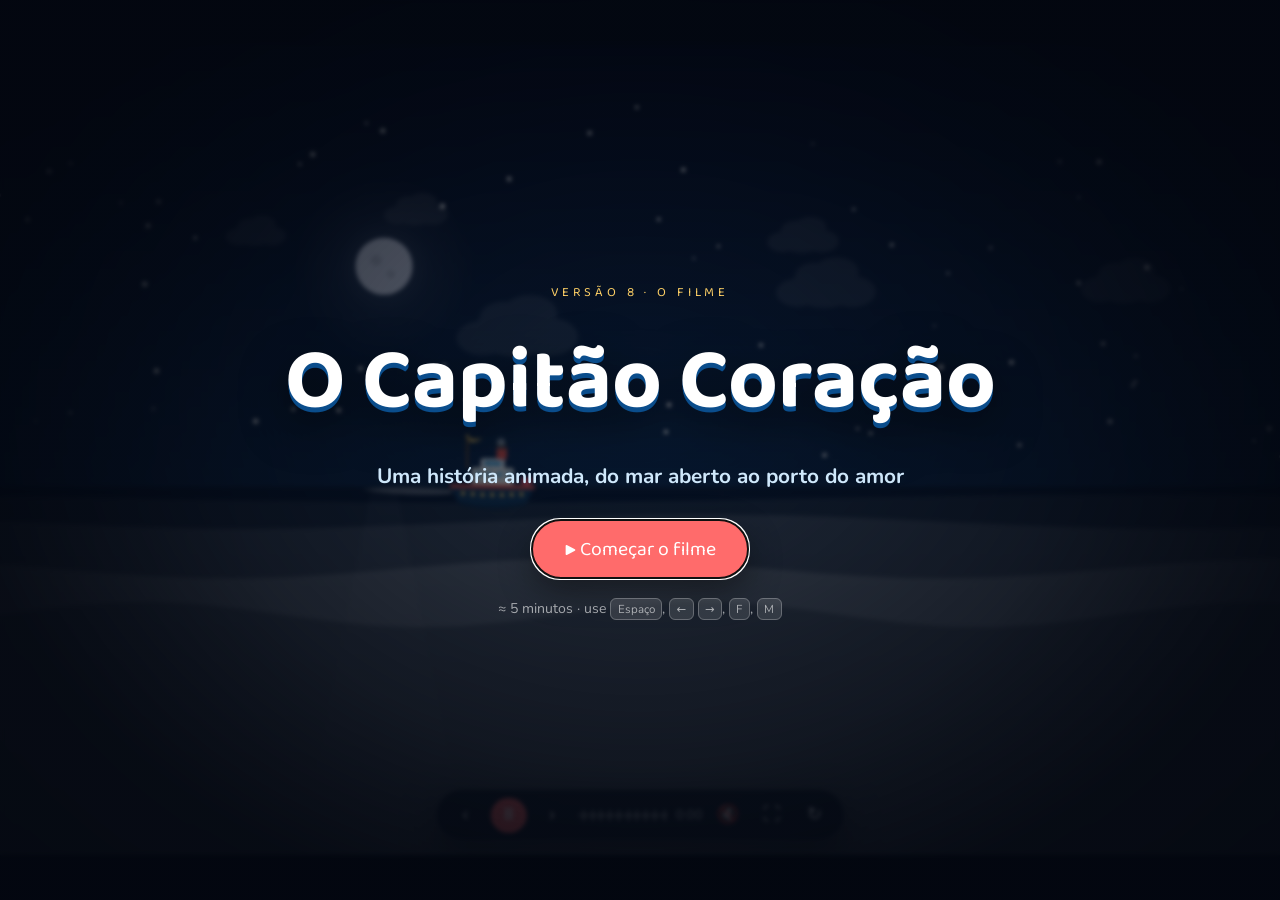
<file: index.html>
<!DOCTYPE html>
<html lang="pt-BR">
<head>
  <meta charset="UTF-8">
  <meta name="viewport" content="width=device-width, initial-scale=1.0">
  <title>O Capitão Coração 💙</title>
  <meta name="description" content="Redirecionando para a versão oficial do filme do Capitão Coração.">
  <meta http-equiv="refresh" content="1; url=versao8/index.html">
  <link rel="preconnect" href="https://fonts.googleapis.com">
  <link href="https://fonts.googleapis.com/css2?family=Baloo+2:wght@600;700;800&family=Nunito:wght@400;700;800&display=swap" rel="stylesheet">
  <link rel="stylesheet" href="assets/css/common.css">
  <style>
    body {
      min-height: 100vh;
      margin: 0;
      display: grid;
      place-items: center;
      padding: 24px;
      background: linear-gradient(180deg, #bde9fb 0%, #7fd0f2 55%, #0a4d8c 100%);
      overflow: hidden;
    }
    .redirect-card {
      width: min(100%, 560px);
      text-align: center;
      background: rgba(255, 255, 255, 0.96);
      border-radius: 28px;
      padding: 2rem 1.5rem;
      box-shadow: var(--sombra);
    }
    .redirect-ship {
      font-size: clamp(3.2rem, 12vw, 5.6rem);
      animation: flutua 3.5s ease-in-out infinite;
    }
    .redirect-card h1 {
      margin: .5rem 0 0;
      color: var(--azul-mar);
      font-size: clamp(2rem, 6vw, 3.2rem);
    }
    .redirect-card p {
      margin: .9rem 0 0;
      color: var(--texto);
      font-weight: 700;
    }
    .redirect-card .botao {
      display: inline-flex;
      align-items: center;
      justify-content: center;
      gap: .5rem;
      margin-top: 1.4rem;
      text-decoration: none;
    }
    @keyframes flutua {
      0%, 100% { transform: translateY(0) rotate(-2deg); }
      50% { transform: translateY(-14px) rotate(2deg); }
    }
  </style>
  <script>
    window.location.replace('versao8/index.html');
  </script>
</head>
<body>
  <main class="redirect-card">
    <div class="redirect-ship" aria-hidden="true">⛴️</div>
    <h1>O Capitão Coração</h1>
    <p>Redirecionando para a versão oficial do filme…</p>
    <p>Se isso não acontecer sozinho, continue pelo botão abaixo.</p>
    <a class="botao botao-cta" href="versao8/index.html">
      <span aria-hidden="true">▶</span> Começar o filme
    </a>
  </main>
</body>
</html>
</file>
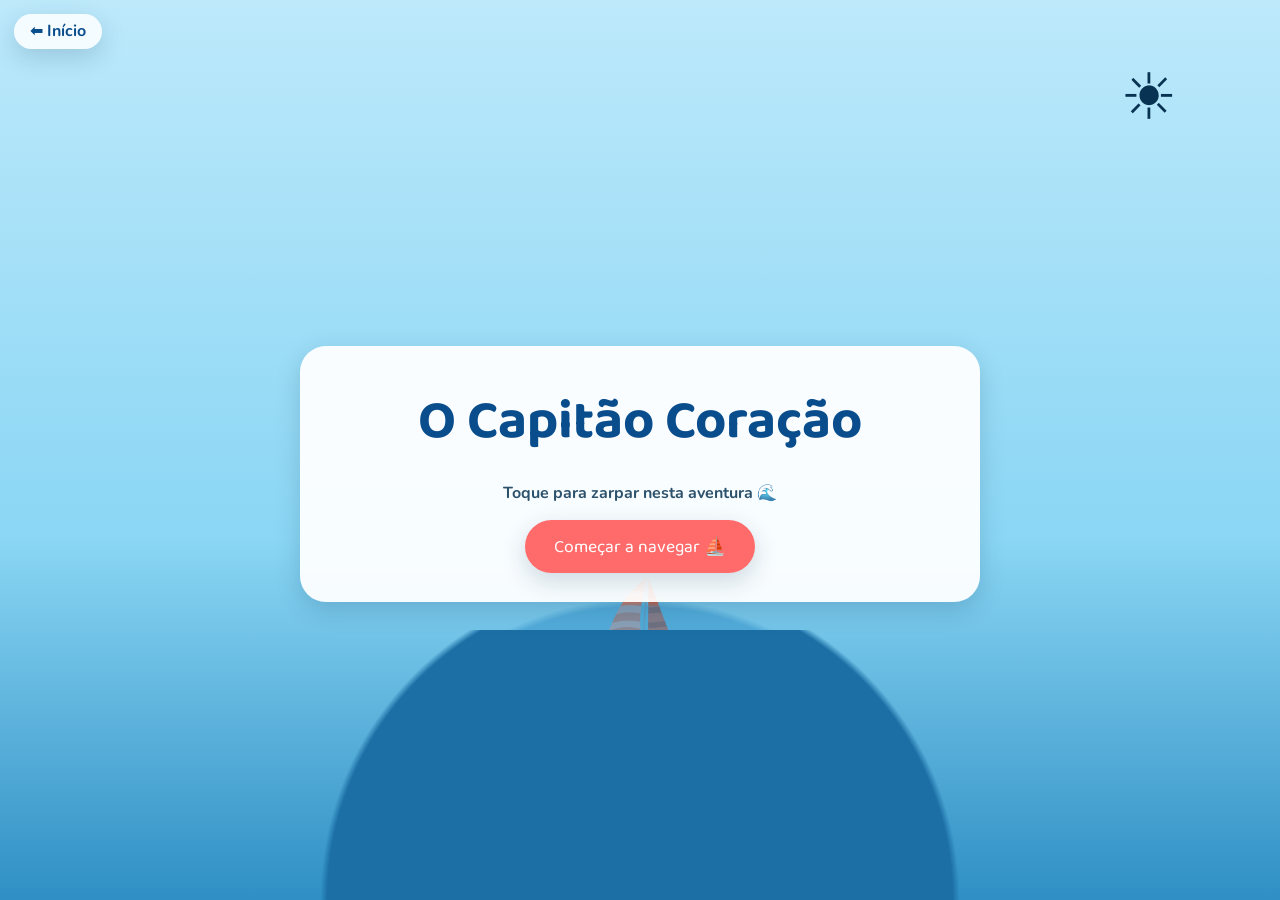
<file: versao1/index.html>
<!DOCTYPE html>
<html lang="pt-BR">
<head>
  <meta charset="UTF-8">
  <meta name="viewport" content="width=device-width, initial-scale=1.0">
  <title>O Capitão Coração — Navegando 🌊</title>
  <link rel="preconnect" href="https://fonts.googleapis.com">
  <link href="https://fonts.googleapis.com/css2?family=Baloo+2:wght@600;700;800&family=Nunito:wght@400;700;800&display=swap" rel="stylesheet">
  <link rel="stylesheet" href="../assets/css/common.css">
  <link rel="stylesheet" href="style.css">
</head>
<body>
  <a class="voltar-inicio" href="../index.html">⬅ Início</a>

  <div class="oceano">
    <div class="ceu"></div>
    <div class="sol">☀️</div>
    <div class="nuvem n1">☁️</div>
    <div class="nuvem n2">☁️</div>
    <div class="navio">⛵</div>
    <div class="onda onda-tras"></div>
    <div class="onda onda-frente"></div>
  </div>

  <main class="palco">
    <!-- Tela de abertura -->
    <section id="abertura" class="cena ativa">
      <h1>O Capitão Coração</h1>
      <p class="sub">Toque para zarpar nesta aventura 🌊</p>
      <button class="botao" id="btn-comecar">Começar a navegar ⛵</button>
    </section>

    <!-- Capítulos (injetados via JS) -->
    <section id="capitulo" class="cena">
      <div class="barra-progresso"><div id="progresso"></div></div>
      <div class="chip"><span id="cap-emoji">⚓</span> <span id="cap-titulo"></span></div>
      <div id="cap-texto" class="texto-cena"></div>
      <div class="controles">
        <button class="botao secundario" id="btn-voltar">⬅ Voltar</button>
        <button class="botao" id="btn-continuar">Continuar navegando ➡</button>
      </div>
    </section>

    <!-- Final com fotos -->
    <section id="final" class="cena">
      <div class="porto">🏡⚓🎉</div>
      <h2>O porto cheio de amor</h2>
      <p class="assinatura" id="assinatura"></p>
      <p class="sub">📸 As fotos da nossa família:</p>
      <div id="galeria"></div>
      <div class="controles">
        <button class="botao secundario" id="btn-reiniciar">↺ Navegar de novo</button>
        <a class="botao" href="../index.html">🏠 Voltar ao início</a>
      </div>
    </section>
  </main>

  <script src="../assets/js/story.js"></script>
  <script src="../fotos/fotos.js"></script>
  <script src="../assets/js/familia.js"></script>
  <script src="script.js"></script>
</body>
</html>
</file>
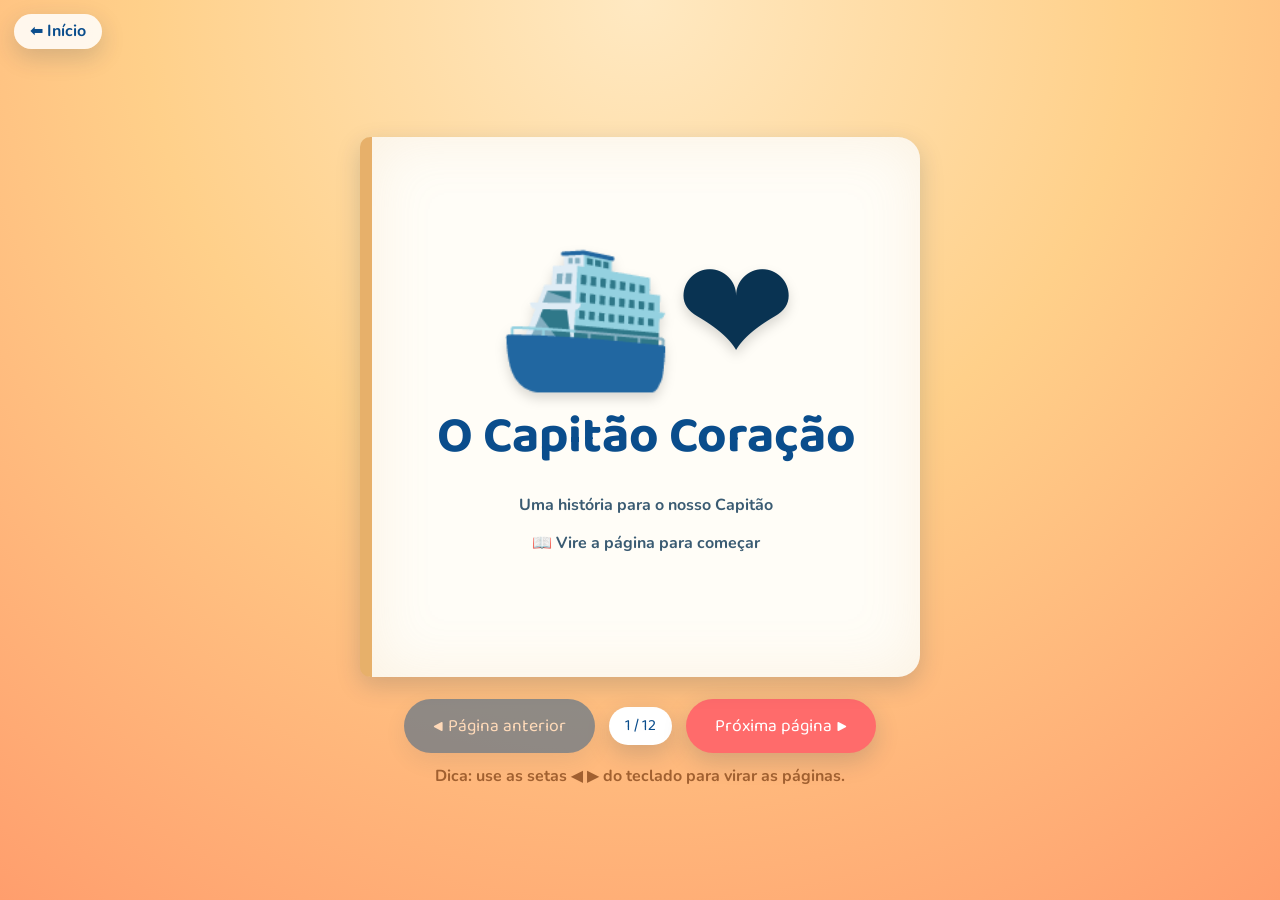
<file: versao2/index.html>
<!DOCTYPE html>
<html lang="pt-BR">
<head>
  <meta charset="UTF-8">
  <meta name="viewport" content="width=device-width, initial-scale=1.0">
  <title>O Capitão Coração — Livro Ilustrado 📖</title>
  <link rel="preconnect" href="https://fonts.googleapis.com">
  <link href="https://fonts.googleapis.com/css2?family=Baloo+2:wght@600;700;800&family=Nunito:wght@400;700;800&display=swap" rel="stylesheet">
  <link rel="stylesheet" href="../assets/css/common.css">
  <link rel="stylesheet" href="style.css">
</head>
<body>
  <a class="voltar-inicio" href="../index.html">⬅ Início</a>

  <main class="cena-livro">
    <div class="livro" id="livro">
      <div class="pagina" id="pagina">
        <!-- conteúdo injetado via JS -->
      </div>
    </div>

    <div class="navegacao">
      <button class="botao secundario" id="btn-ant">◀ Página anterior</button>
      <span class="contador" id="contador">1 / 1</span>
      <button class="botao" id="btn-prox">Próxima página ▶</button>
    </div>
    <p class="dica">Dica: use as setas ◀ ▶ do teclado para virar as páginas.</p>
  </main>

  <script src="../assets/js/story.js"></script>
  <script src="../fotos/fotos.js"></script>
  <script src="../assets/js/familia.js"></script>
  <script src="script.js"></script>
</body>
</html>
</file>
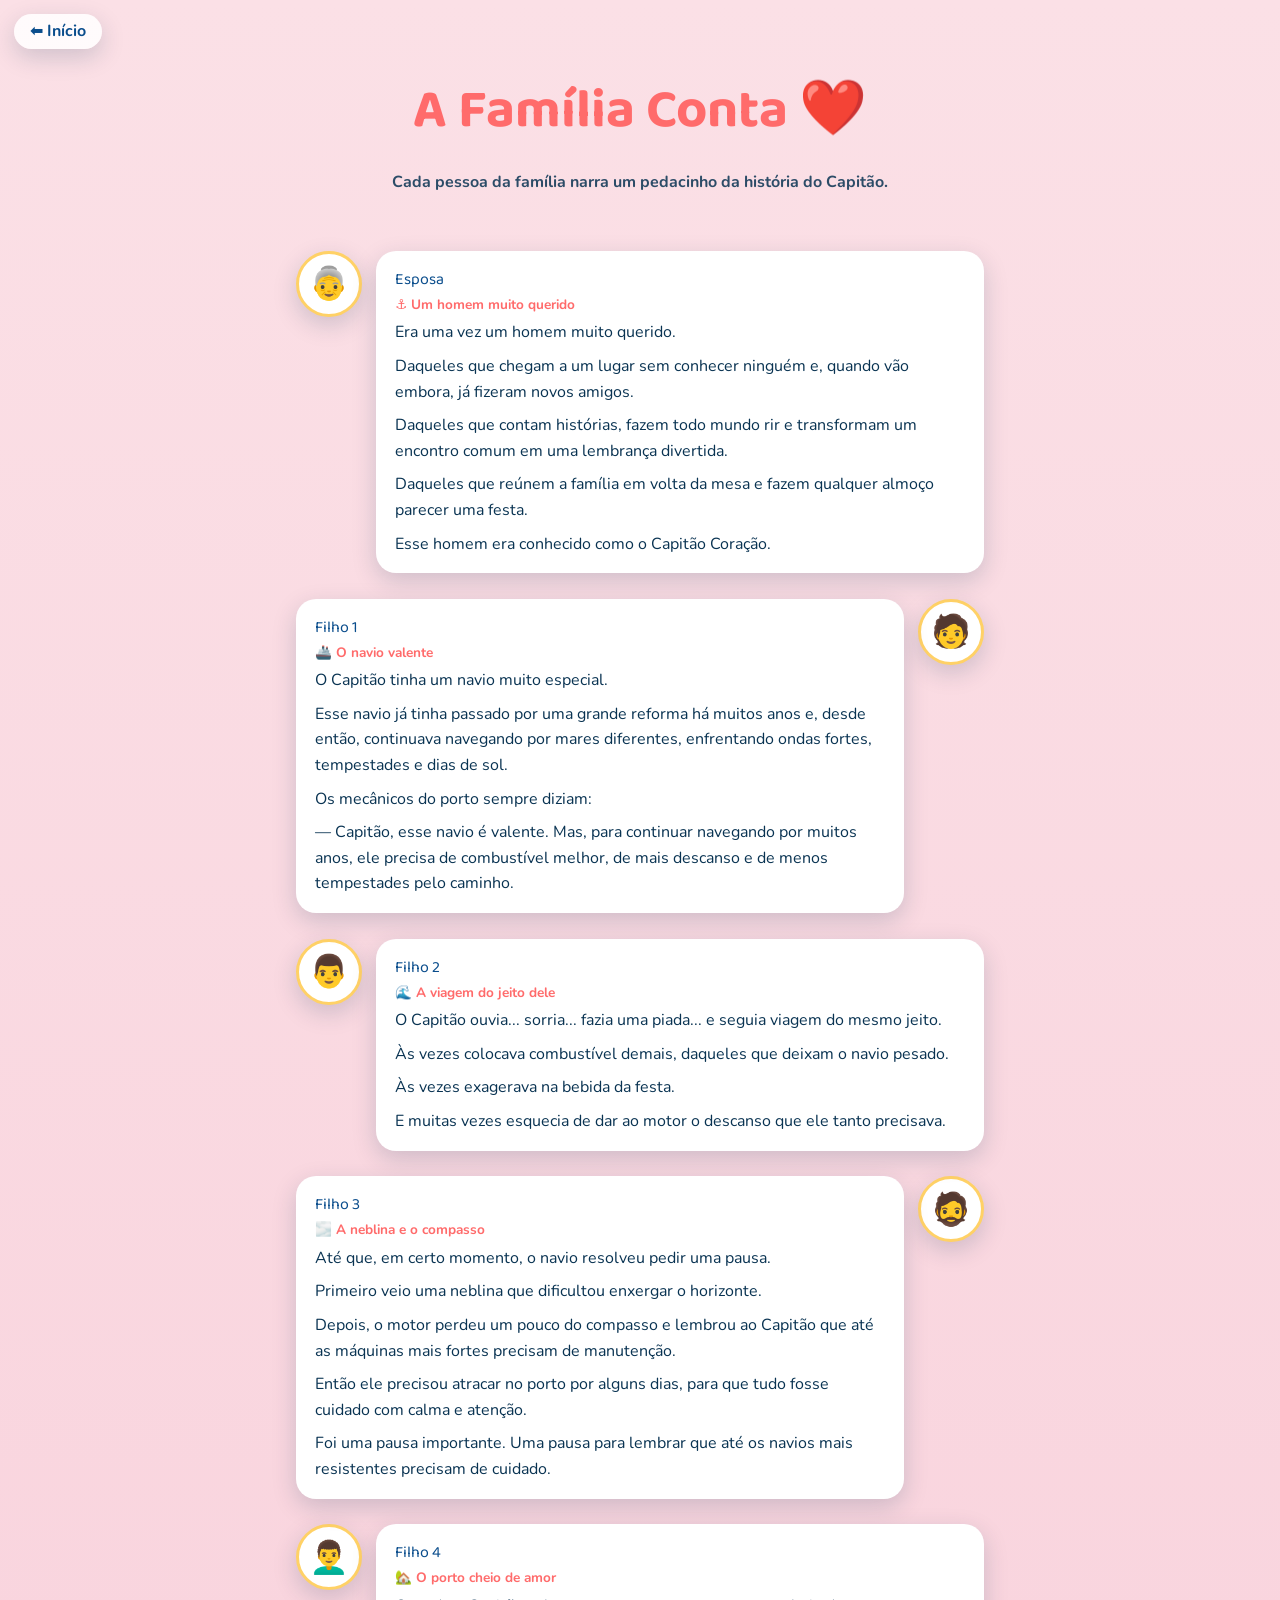
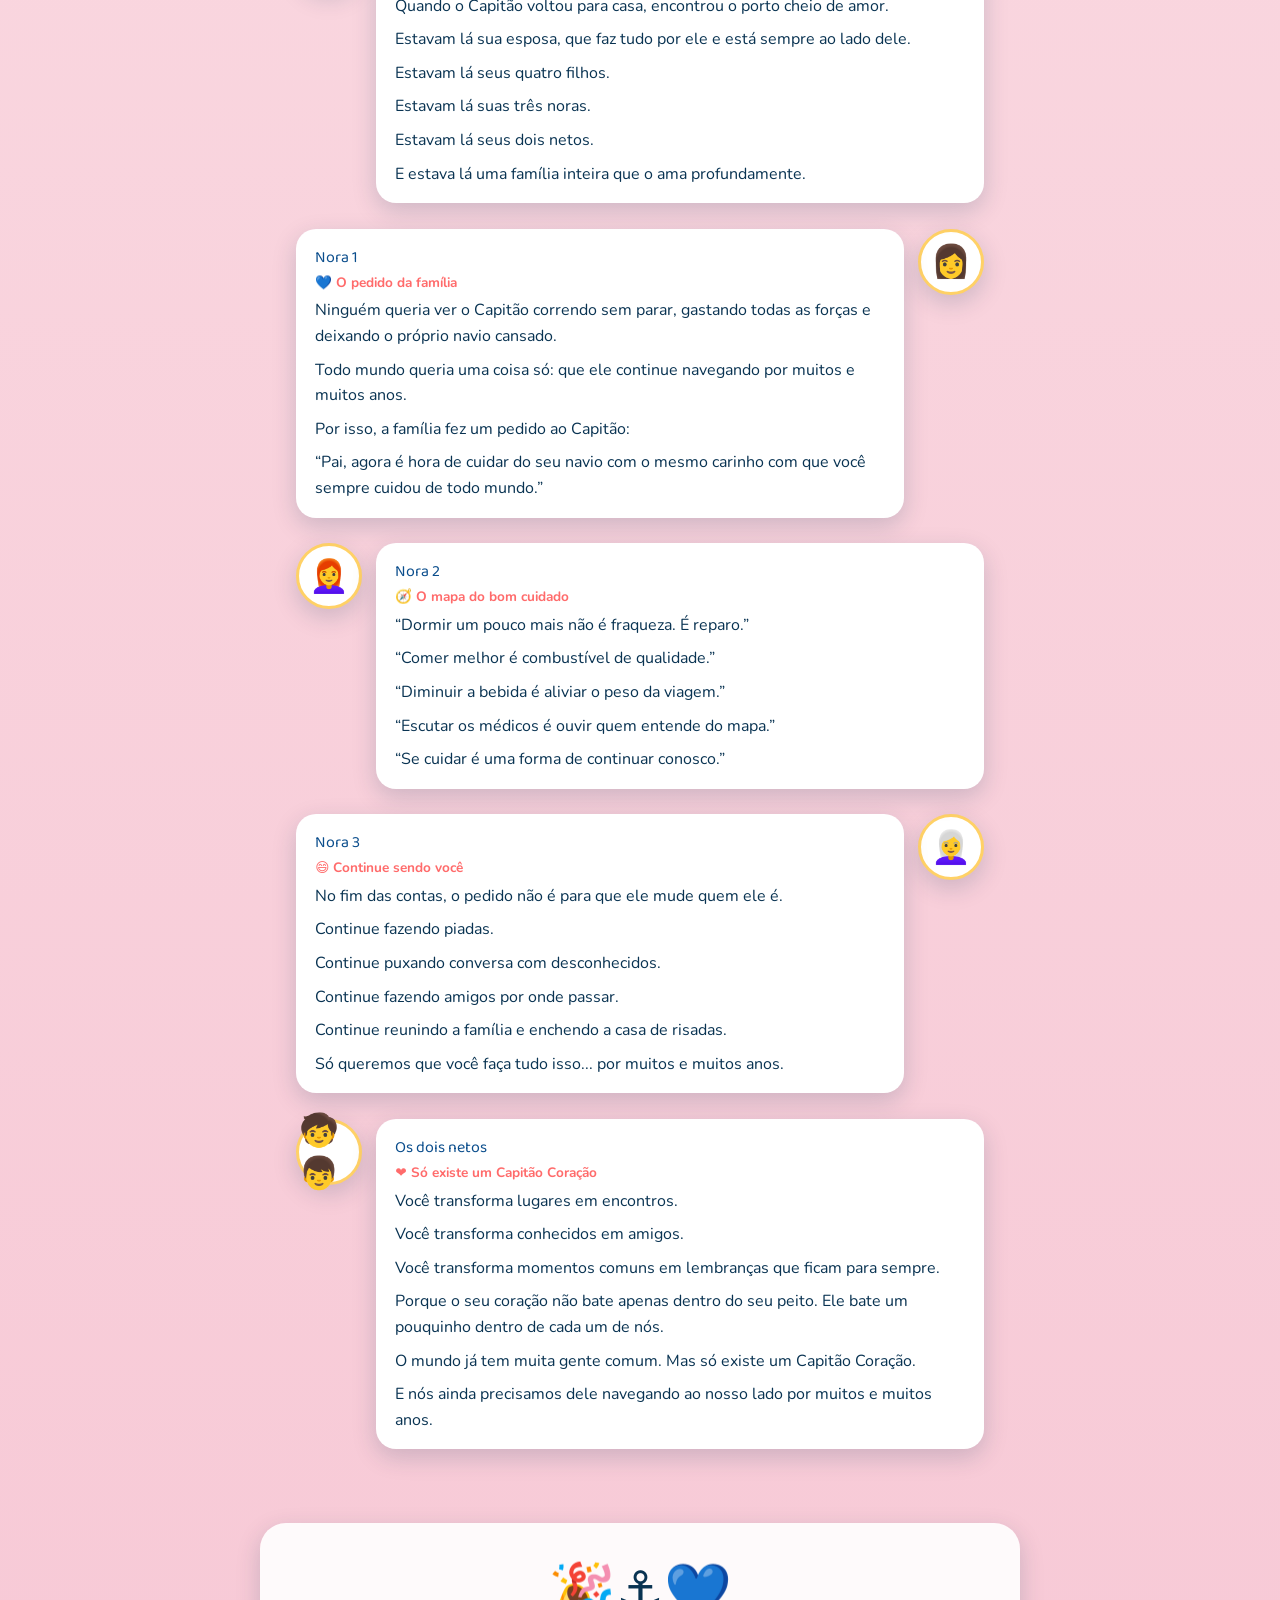
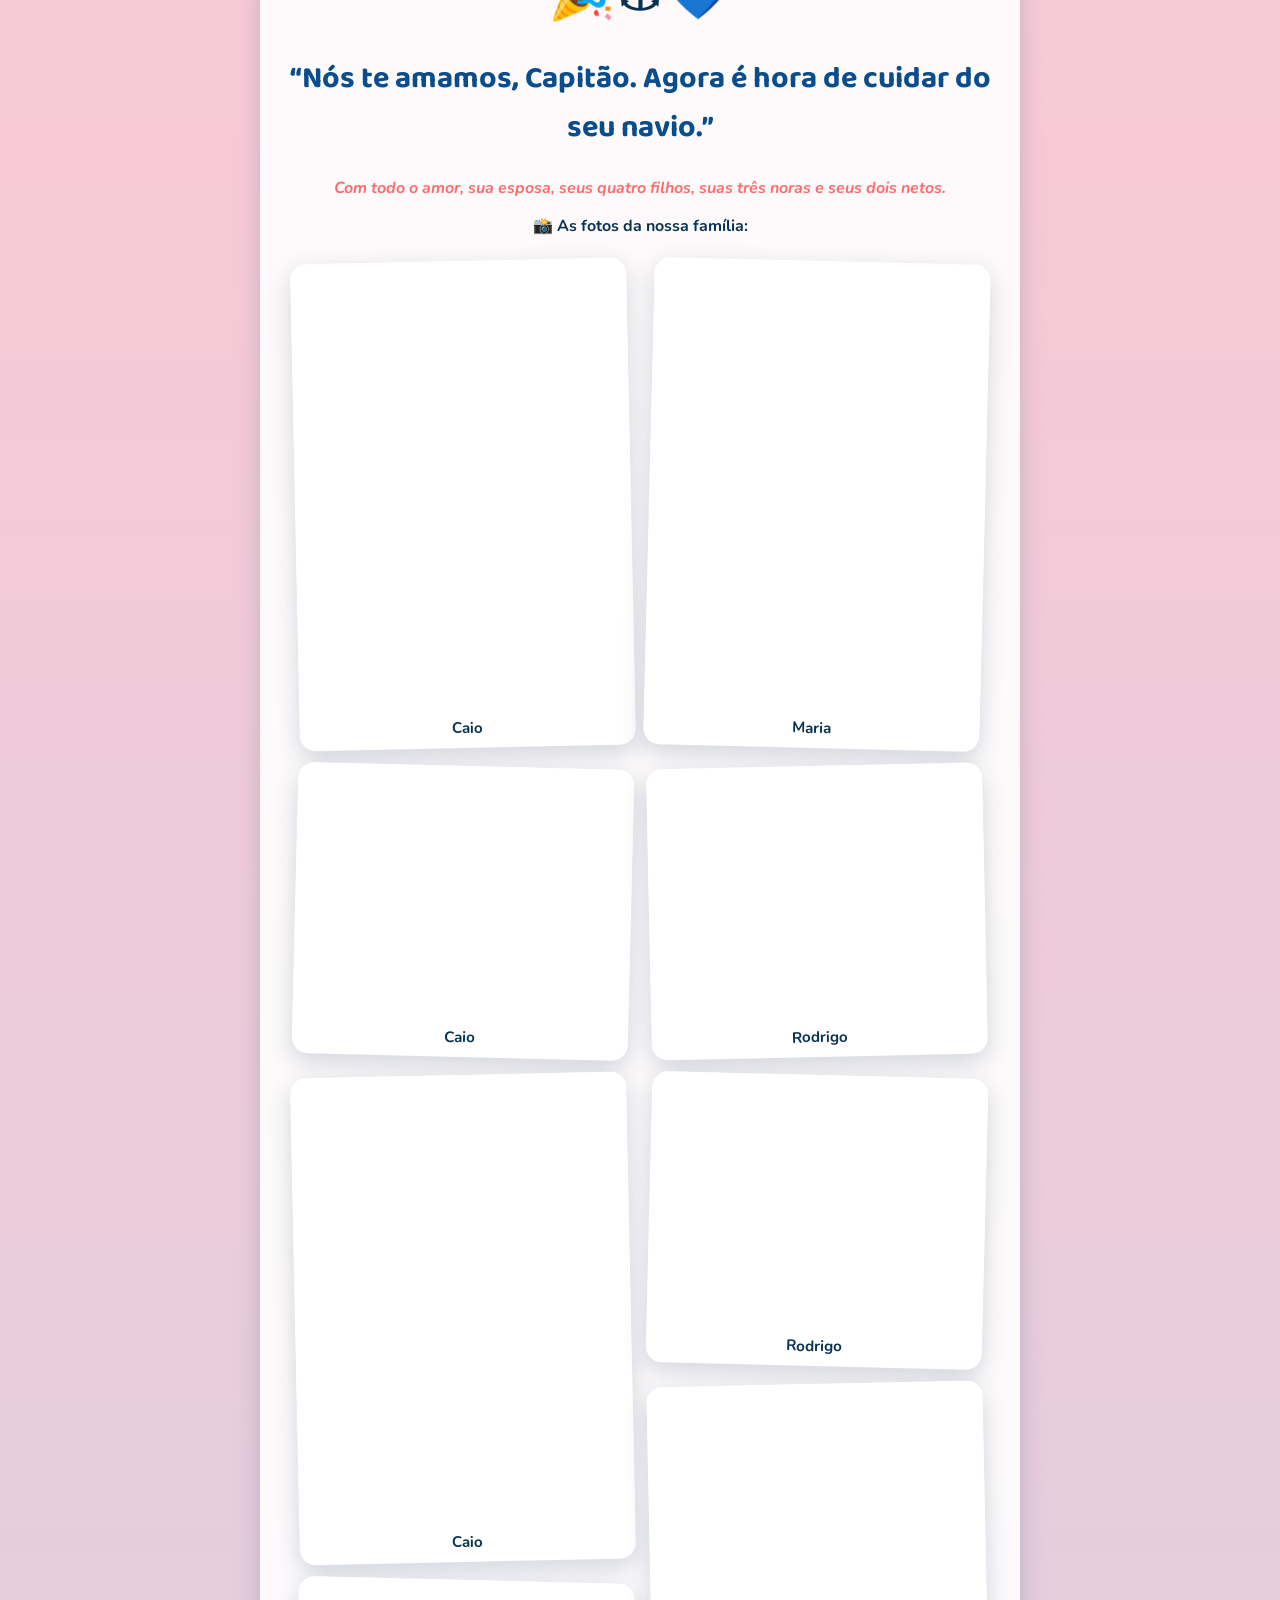
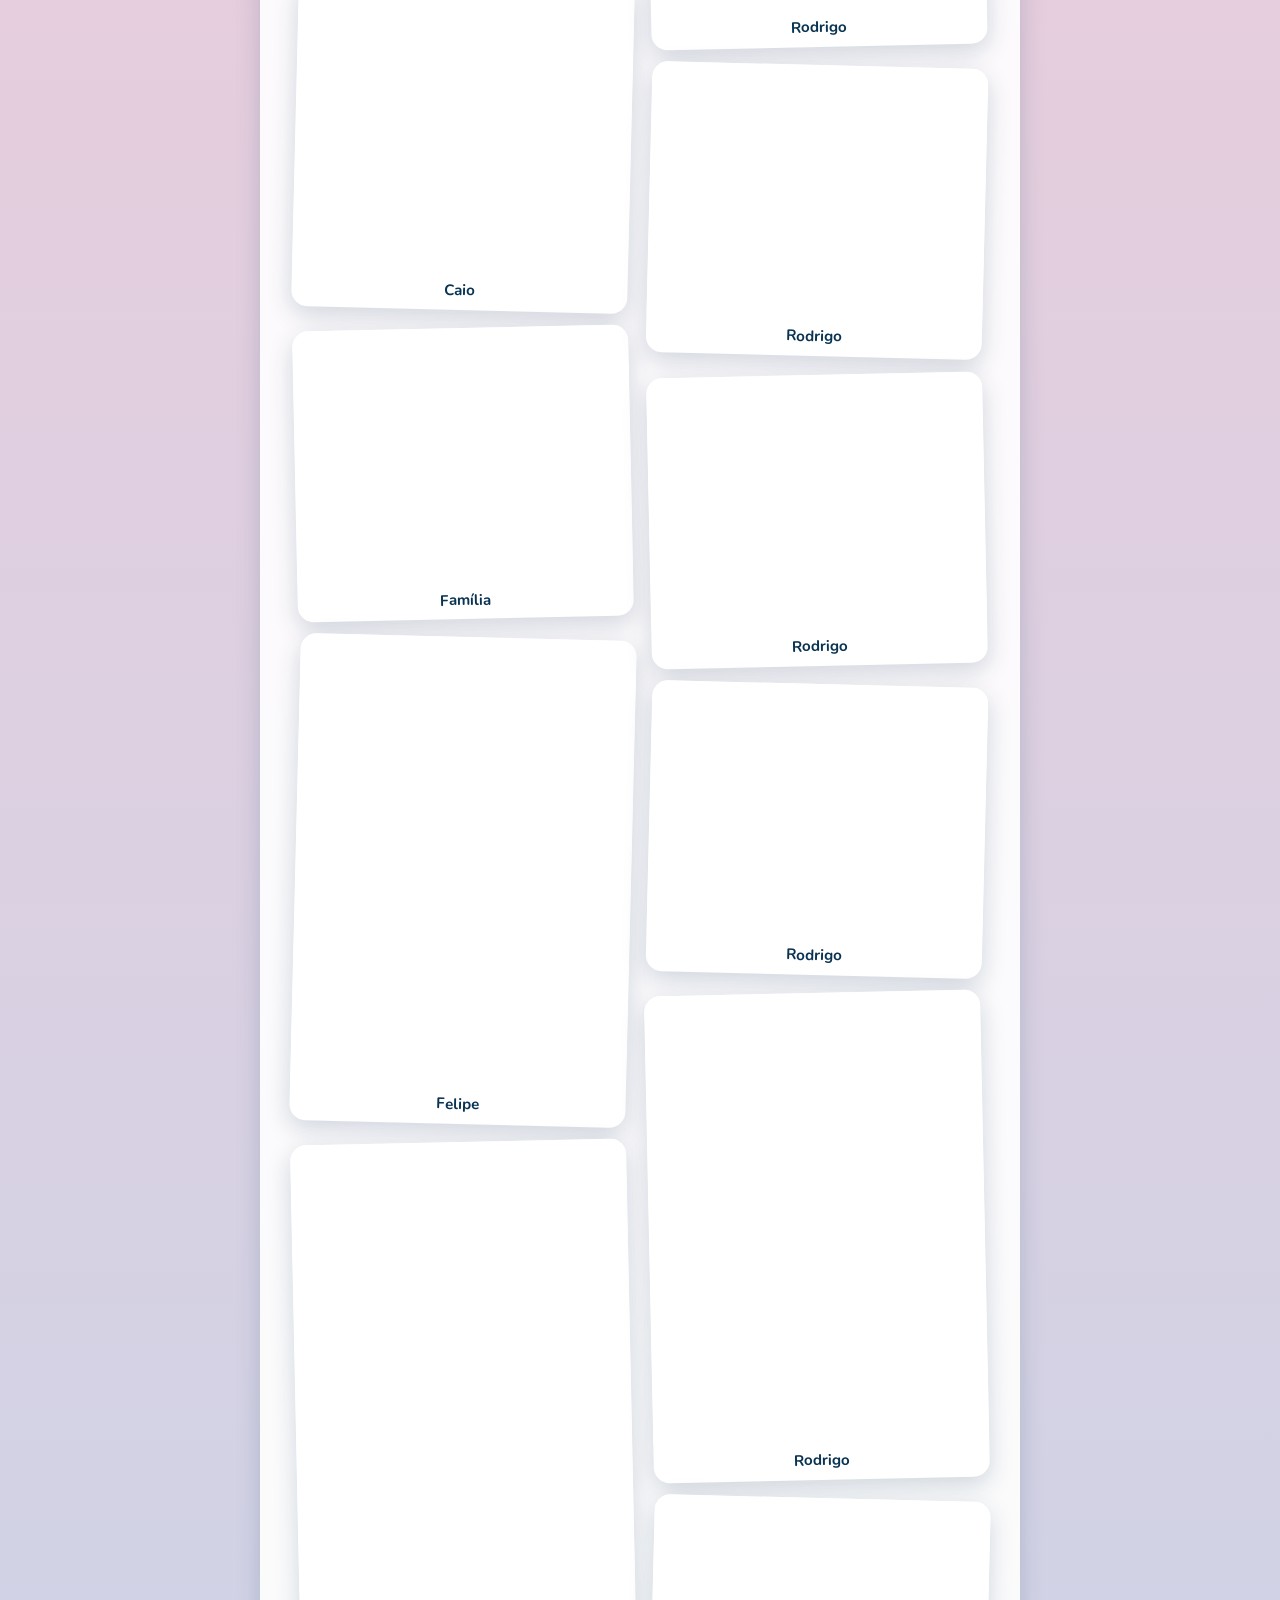
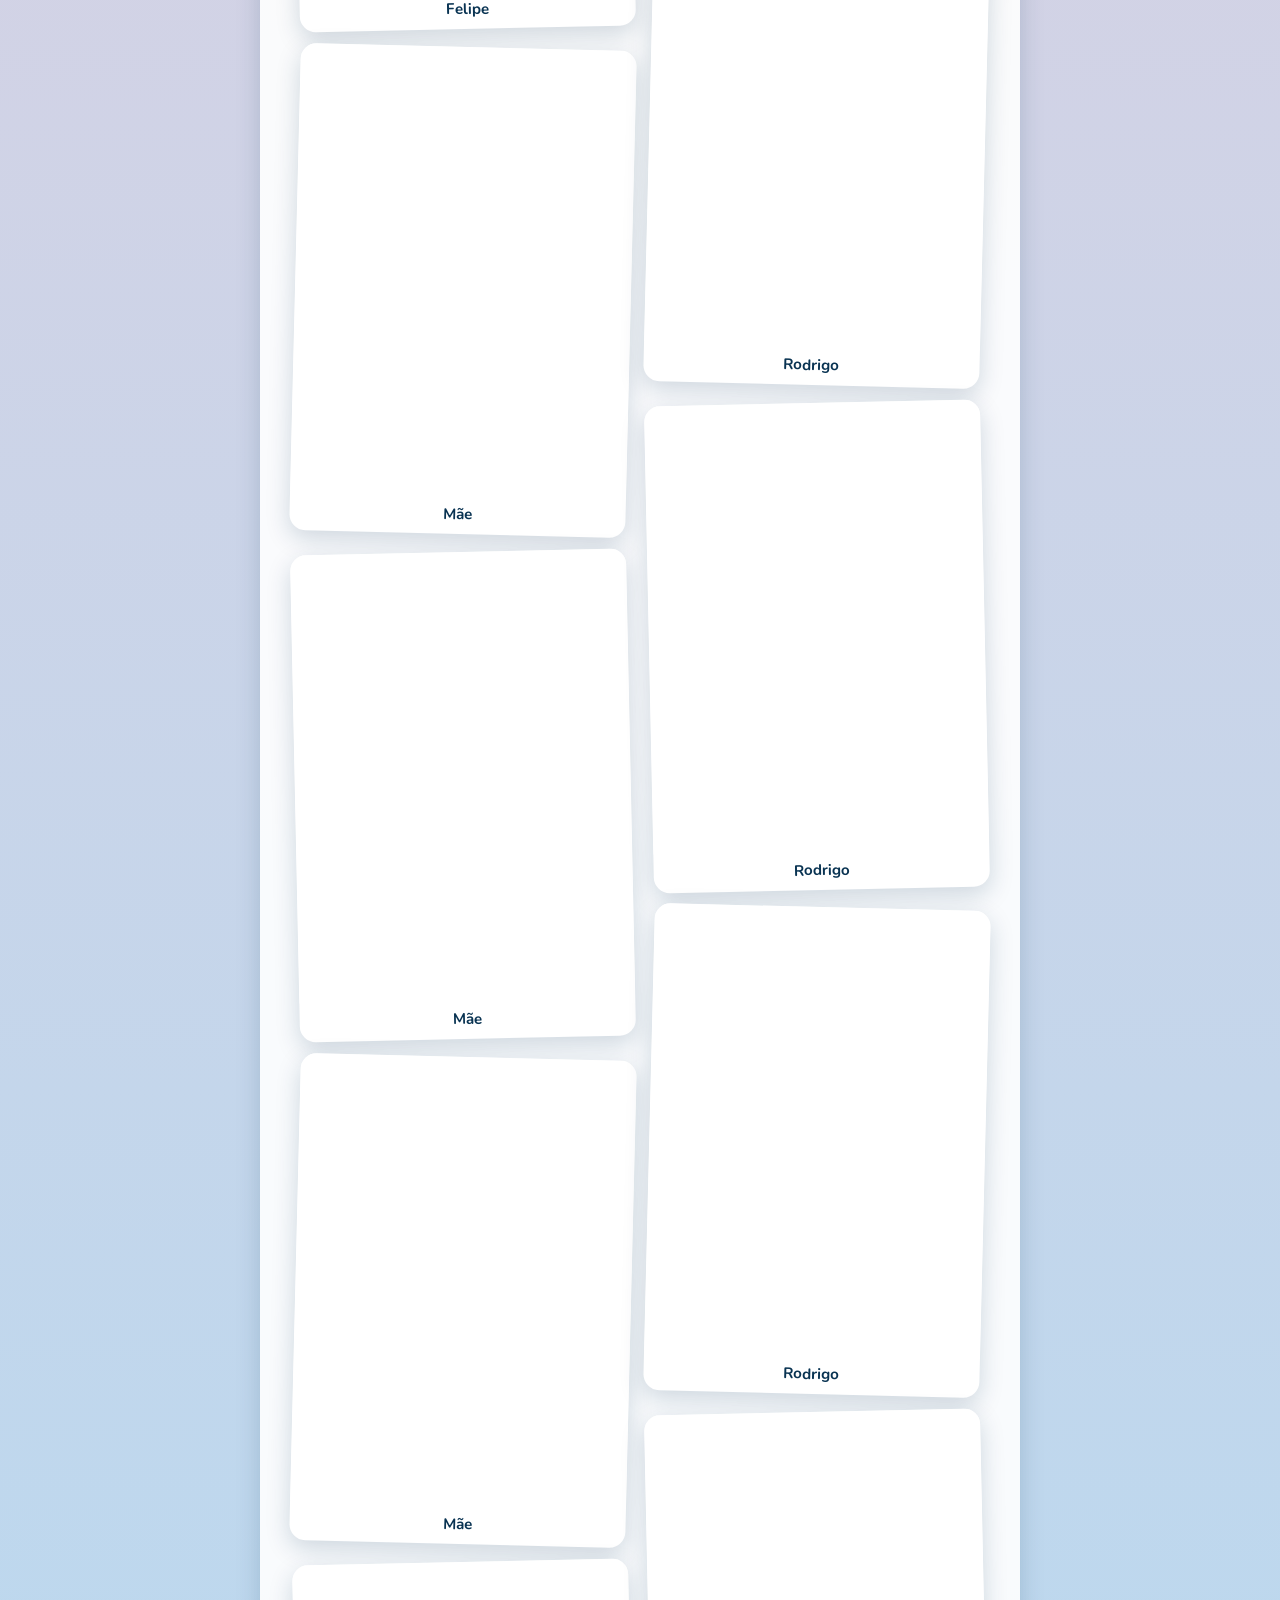
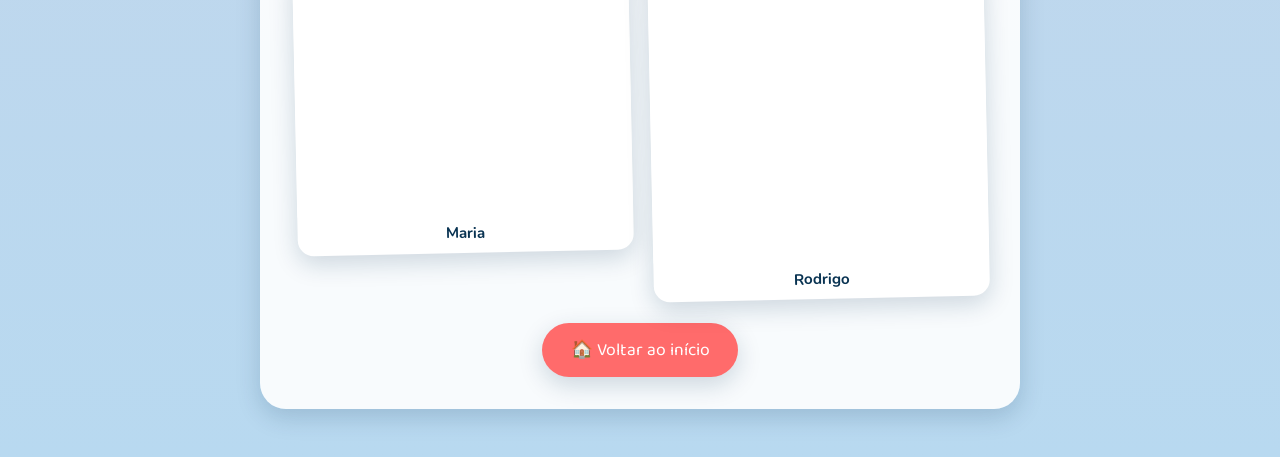
<file: versao3/index.html>
<!DOCTYPE html>
<html lang="pt-BR">
<head>
  <meta charset="UTF-8">
  <meta name="viewport" content="width=device-width, initial-scale=1.0">
  <title>O Capitão Coração — A Família Conta ❤️</title>
  <link rel="preconnect" href="https://fonts.googleapis.com">
  <link href="https://fonts.googleapis.com/css2?family=Baloo+2:wght@600;700;800&family=Nunito:wght@400;700;800&display=swap" rel="stylesheet">
  <link rel="stylesheet" href="../assets/css/common.css">
  <link rel="stylesheet" href="style.css">
</head>
<body>
  <a class="voltar-inicio" href="../index.html">⬅ Início</a>

  <header class="topo">
    <h1>A Família Conta ❤️</h1>
    <p>Cada pessoa da família narra um pedacinho da história do Capitão.</p>
  </header>

  <main class="palco-familia" id="palco">
    <!-- cards de narração injetados via JS -->
  </main>

  <section class="encerramento" id="encerramento" hidden>
    <div class="emoji-final">🎉⚓💙</div>
    <h2>“Nós te amamos, Capitão. Agora é hora de cuidar do seu navio.”</h2>
    <p class="assinatura" id="assinatura"></p>
    <p class="sub">📸 As fotos da nossa família:</p>
    <div id="galeria"></div>
    <a class="botao" href="../index.html">🏠 Voltar ao início</a>
  </section>

  <script src="../assets/js/story.js"></script>
  <script src="../fotos/fotos.js"></script>
  <script src="../assets/js/familia.js"></script>
  <script src="script.js"></script>
</body>
</html>
</file>
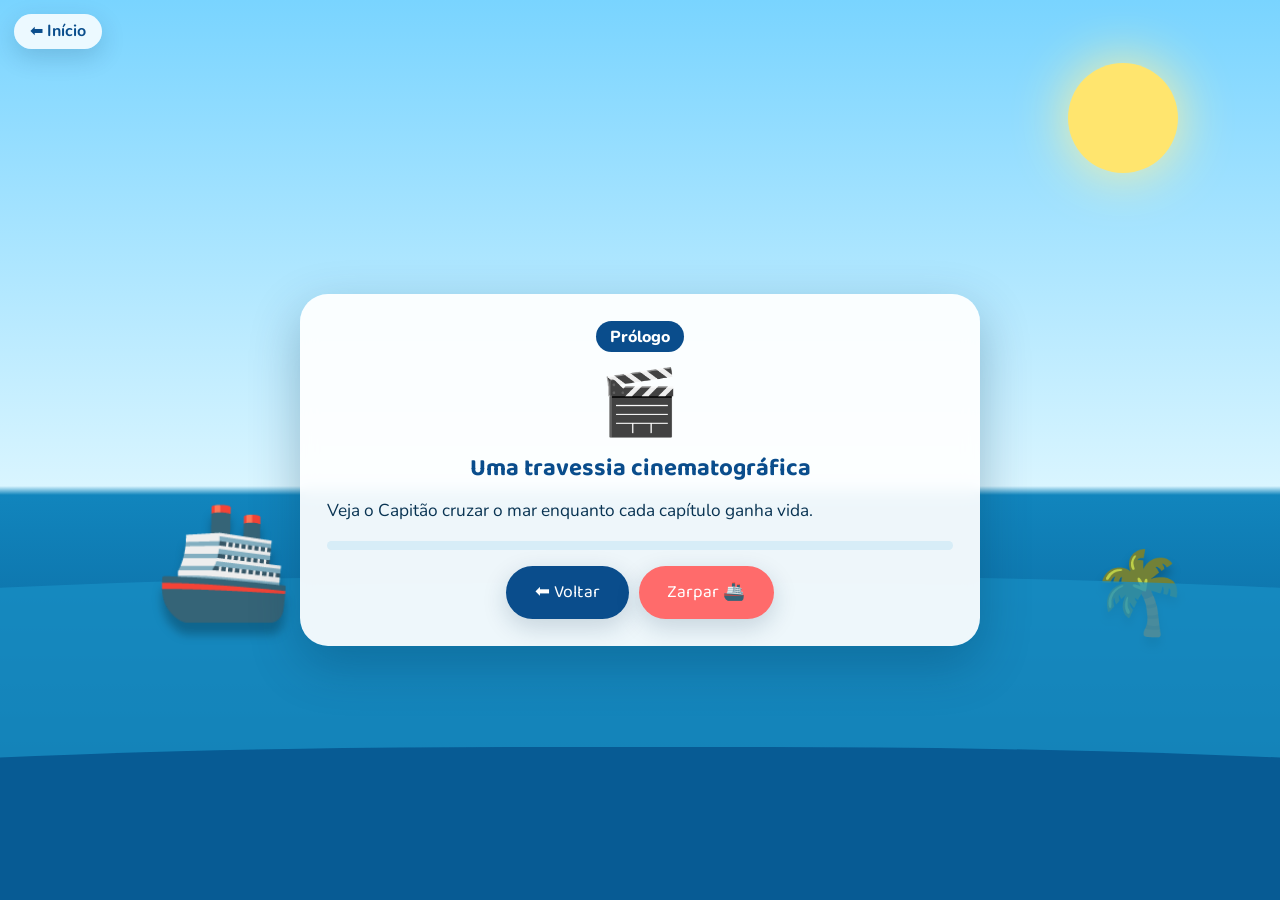
<file: versao4/index.html>
<!DOCTYPE html>
<html lang="pt-BR">
<head>
  <meta charset="UTF-8">
  <meta name="viewport" content="width=device-width, initial-scale=1.0">
  <title>O Capitão Coração — Travessia Cinematográfica 🎬</title>
  <link rel="preconnect" href="https://fonts.googleapis.com">
  <link href="https://fonts.googleapis.com/css2?family=Baloo+2:wght@600;700;800&family=Nunito:wght@400;700;800&display=swap" rel="stylesheet">
  <link rel="stylesheet" href="../assets/css/common.css">
  <link rel="stylesheet" href="style.css">
</head>
<body>
  <a class="voltar-inicio" href="../index.html">⬅ Início</a>

  <div class="mar-cinematografico" aria-hidden="true">
    <div class="sol"></div>
    <div class="nuvem nuvem-1">☁️</div>
    <div class="nuvem nuvem-2">☁️</div>
    <div class="ilha">🌴</div>
    <div class="navio" id="navio">🚢<span class="fumaca">☁</span></div>
    <div class="ondas ondas-fundo"></div>
    <div class="ondas ondas-frente"></div>
  </div>

  <main class="tela">
    <section class="cartao-cena" id="cena" aria-live="polite">
      <span class="capitulo" id="numero">Prólogo</span>
      <div class="emoji" id="emoji">🎬</div>
      <h1 id="titulo">Uma travessia cinematográfica</h1>
      <div class="texto" id="texto">
        <p>Veja o Capitão cruzar o mar enquanto cada capítulo ganha vida.</p>
      </div>
      <div class="progresso"><span id="progresso"></span></div>
      <div class="controles">
        <button class="botao secundario" id="anterior" disabled>⬅ Voltar</button>
        <button class="botao" id="proximo">Zarpar 🚢</button>
      </div>
    </section>

    <section class="final" id="final" hidden>
      <div class="porto">🏡 🎉 ⚓</div>
      <h2>Chegamos ao porto do amor!</h2>
      <p id="assinatura"></p>
      <div id="galeria"></div>
      <a class="botao" href="../index.html">🏠 Voltar ao início</a>
    </section>
  </main>

  <script src="../assets/js/story.js"></script>
  <script src="../fotos/fotos.js"></script>
  <script src="../assets/js/familia.js"></script>
  <script src="script.js"></script>
</body>
</html>
</file>
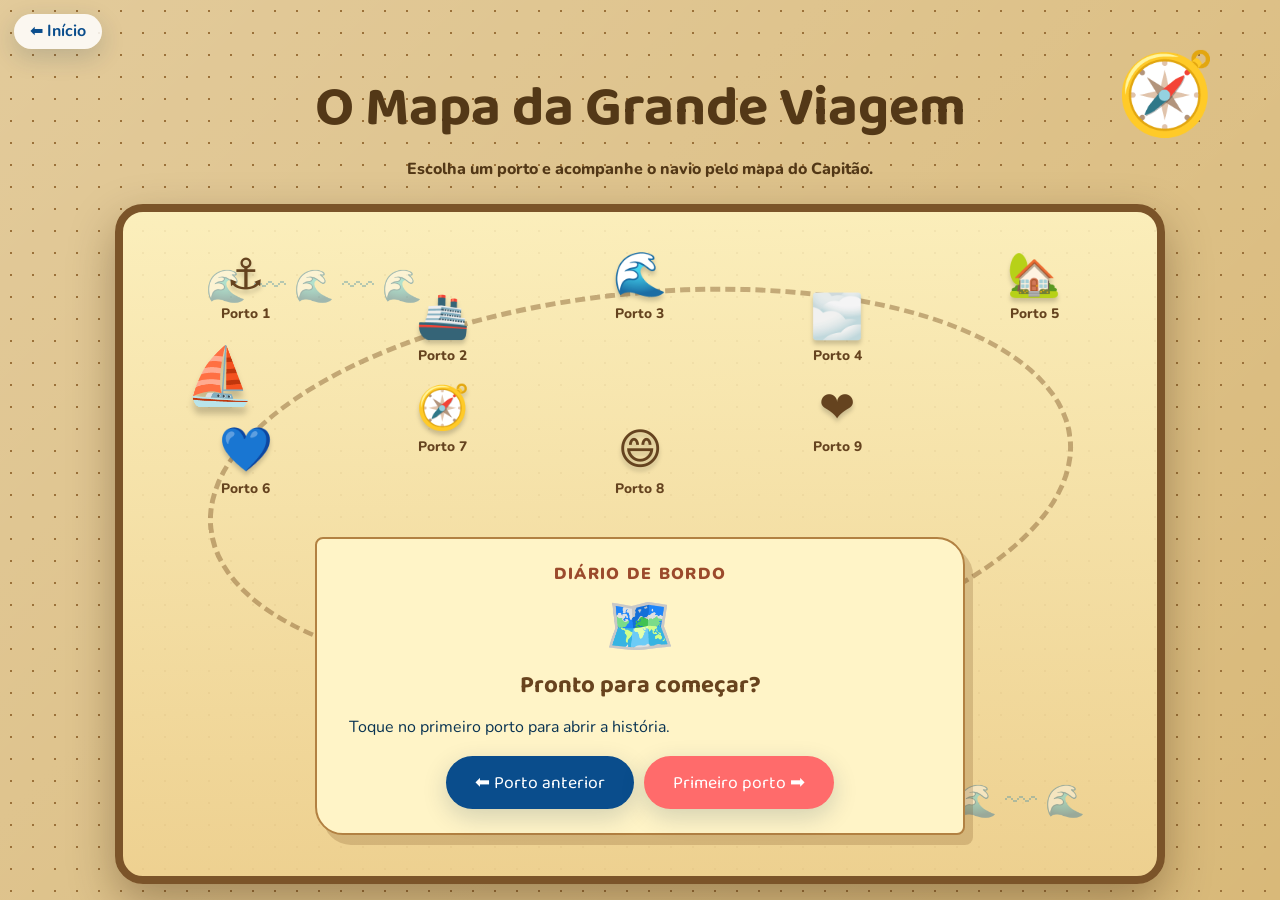
<file: versao5/index.html>
<!DOCTYPE html>
<html lang="pt-BR">
<head>
  <meta charset="UTF-8">
  <meta name="viewport" content="width=device-width, initial-scale=1.0">
  <title>O Capitão Coração — Mapa da Grande Viagem 🗺️</title>
  <link rel="preconnect" href="https://fonts.googleapis.com">
  <link href="https://fonts.googleapis.com/css2?family=Baloo+2:wght@600;700;800&family=Nunito:wght@400;700;800&display=swap" rel="stylesheet">
  <link rel="stylesheet" href="../assets/css/common.css">
  <link rel="stylesheet" href="style.css">
</head>
<body>
  <a class="voltar-inicio" href="../index.html">⬅ Início</a>
  <header>
    <div class="compasso" aria-hidden="true">🧭</div>
    <h1>O Mapa da Grande Viagem</h1>
    <p>Escolha um porto e acompanhe o navio pelo mapa do Capitão.</p>
  </header>

  <main class="mapa">
    <div class="tracado" aria-hidden="true"></div>
    <div class="navio-mapa" id="navio" aria-hidden="true">⛵</div>
    <div class="portos" id="portos"></div>
    <article class="pergaminho" id="pergaminho" aria-live="polite">
      <span id="capitulo">Diário de bordo</span>
      <div class="simbolo" id="simbolo">🗺️</div>
      <h2 id="titulo">Pronto para começar?</h2>
      <div id="texto"><p>Toque no primeiro porto para abrir a história.</p></div>
      <div class="controles">
        <button class="botao secundario" id="anterior" disabled>⬅ Porto anterior</button>
        <button class="botao" id="proximo">Primeiro porto ➡</button>
      </div>
    </article>
    <section class="tesouro" id="tesouro" hidden>
      <div class="bau">🎁</div>
      <h2>O maior tesouro é a família</h2>
      <p id="assinatura"></p>
      <div id="galeria"></div>
    </section>
  </main>

  <script src="../assets/js/story.js"></script>
  <script src="../fotos/fotos.js"></script>
  <script src="../assets/js/familia.js"></script>
  <script src="script.js"></script>
</body>
</html>
</file>
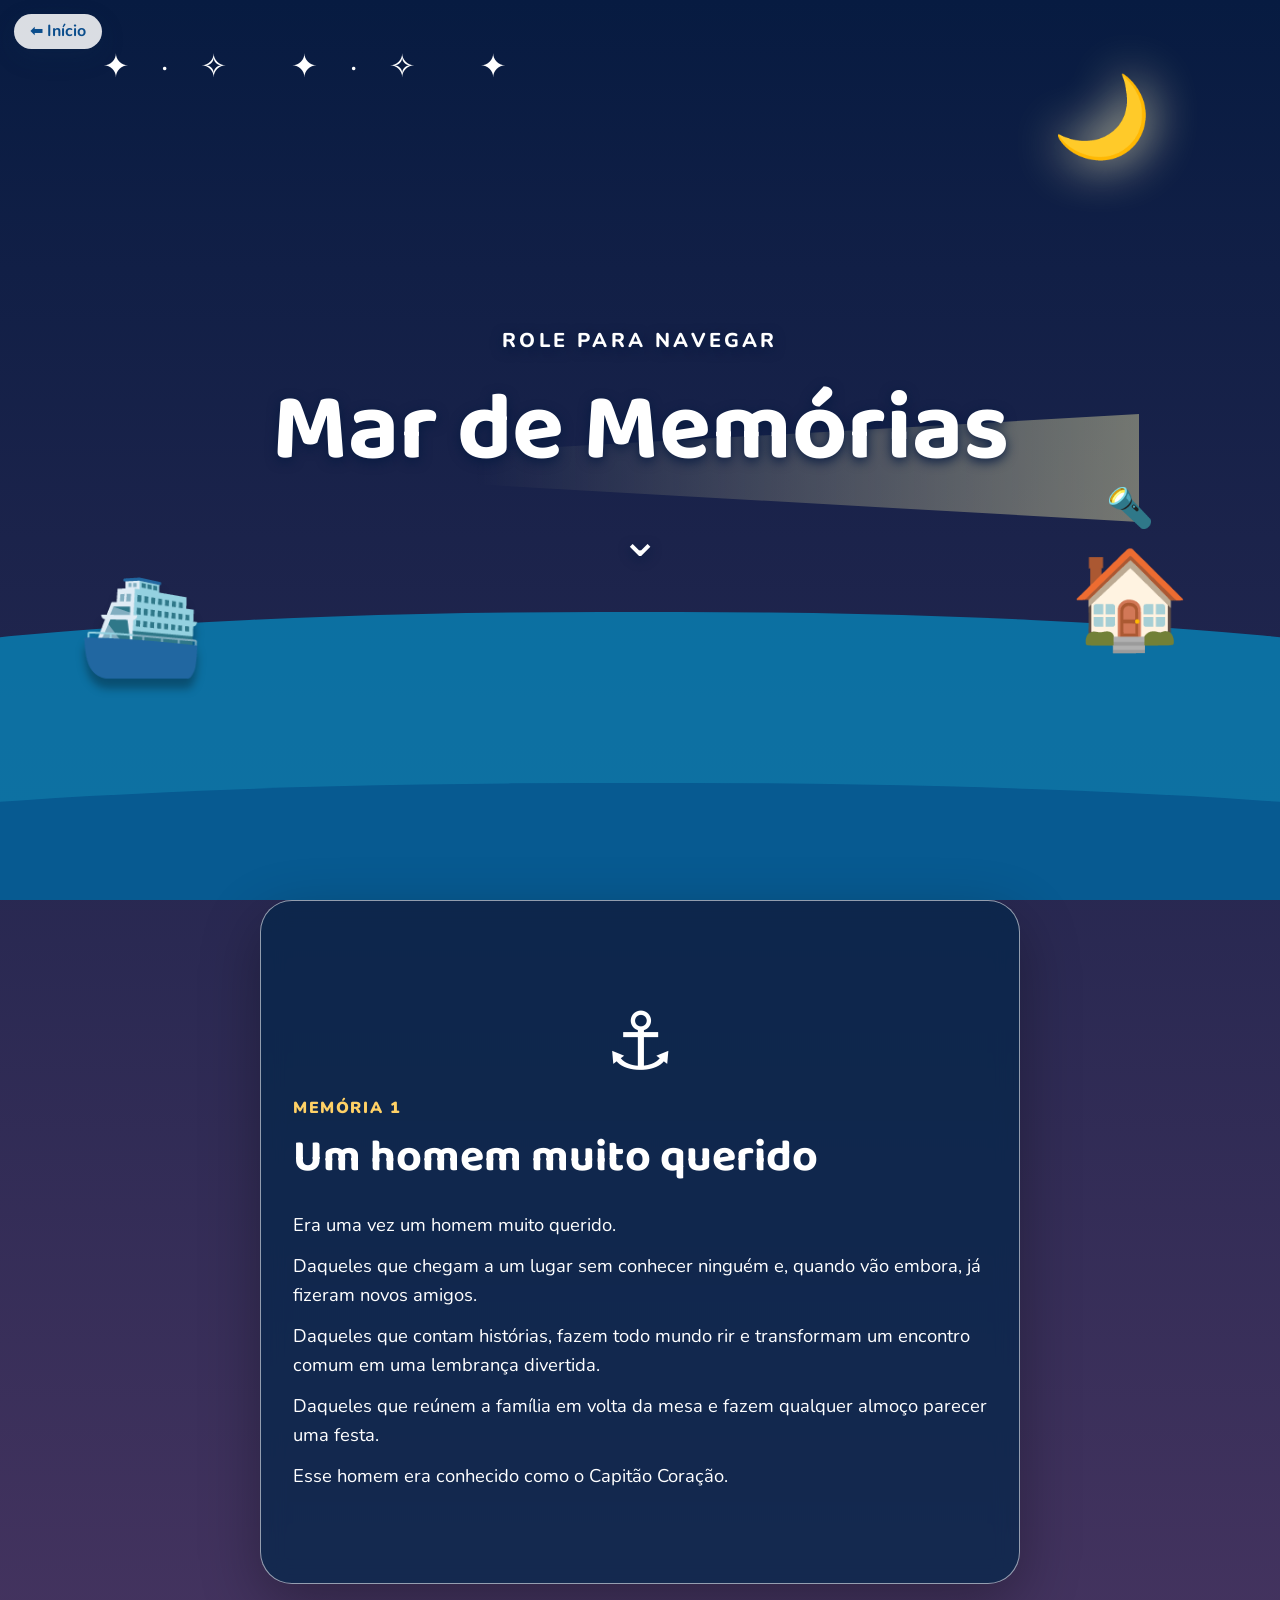
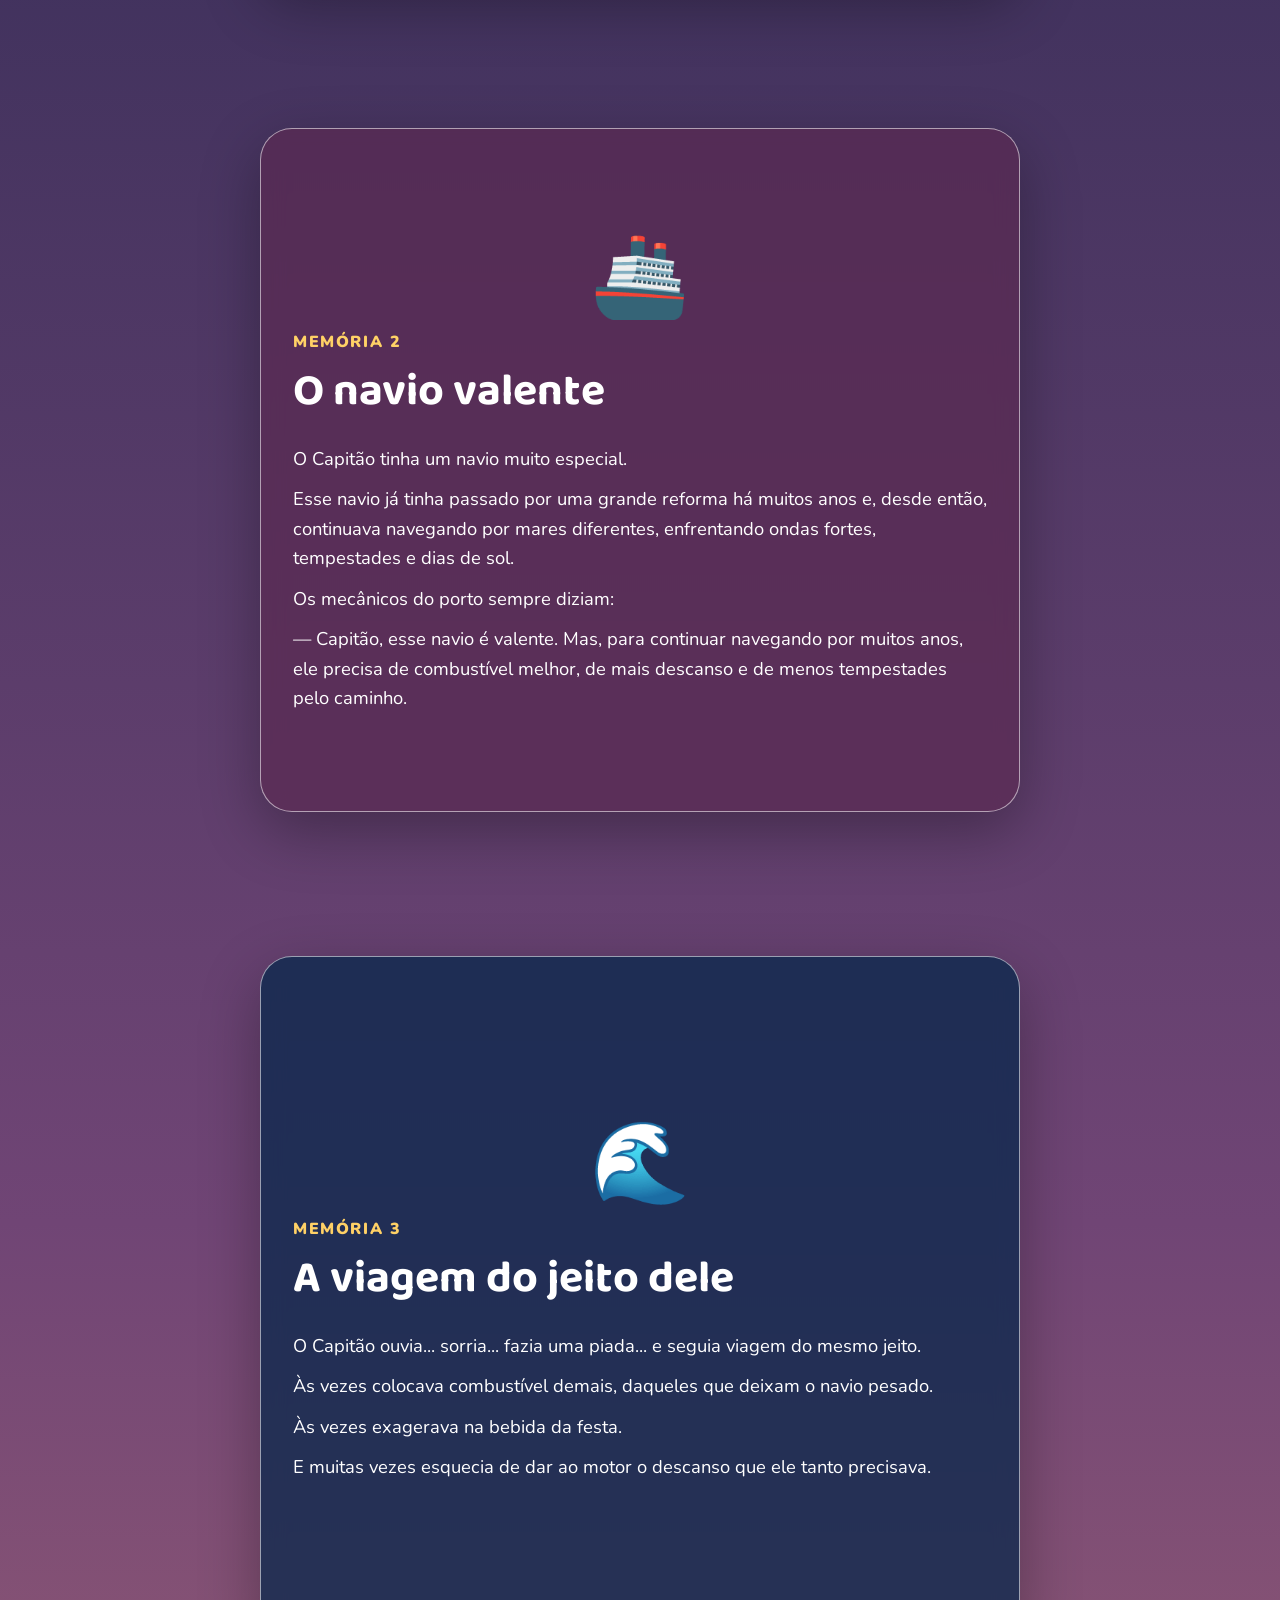
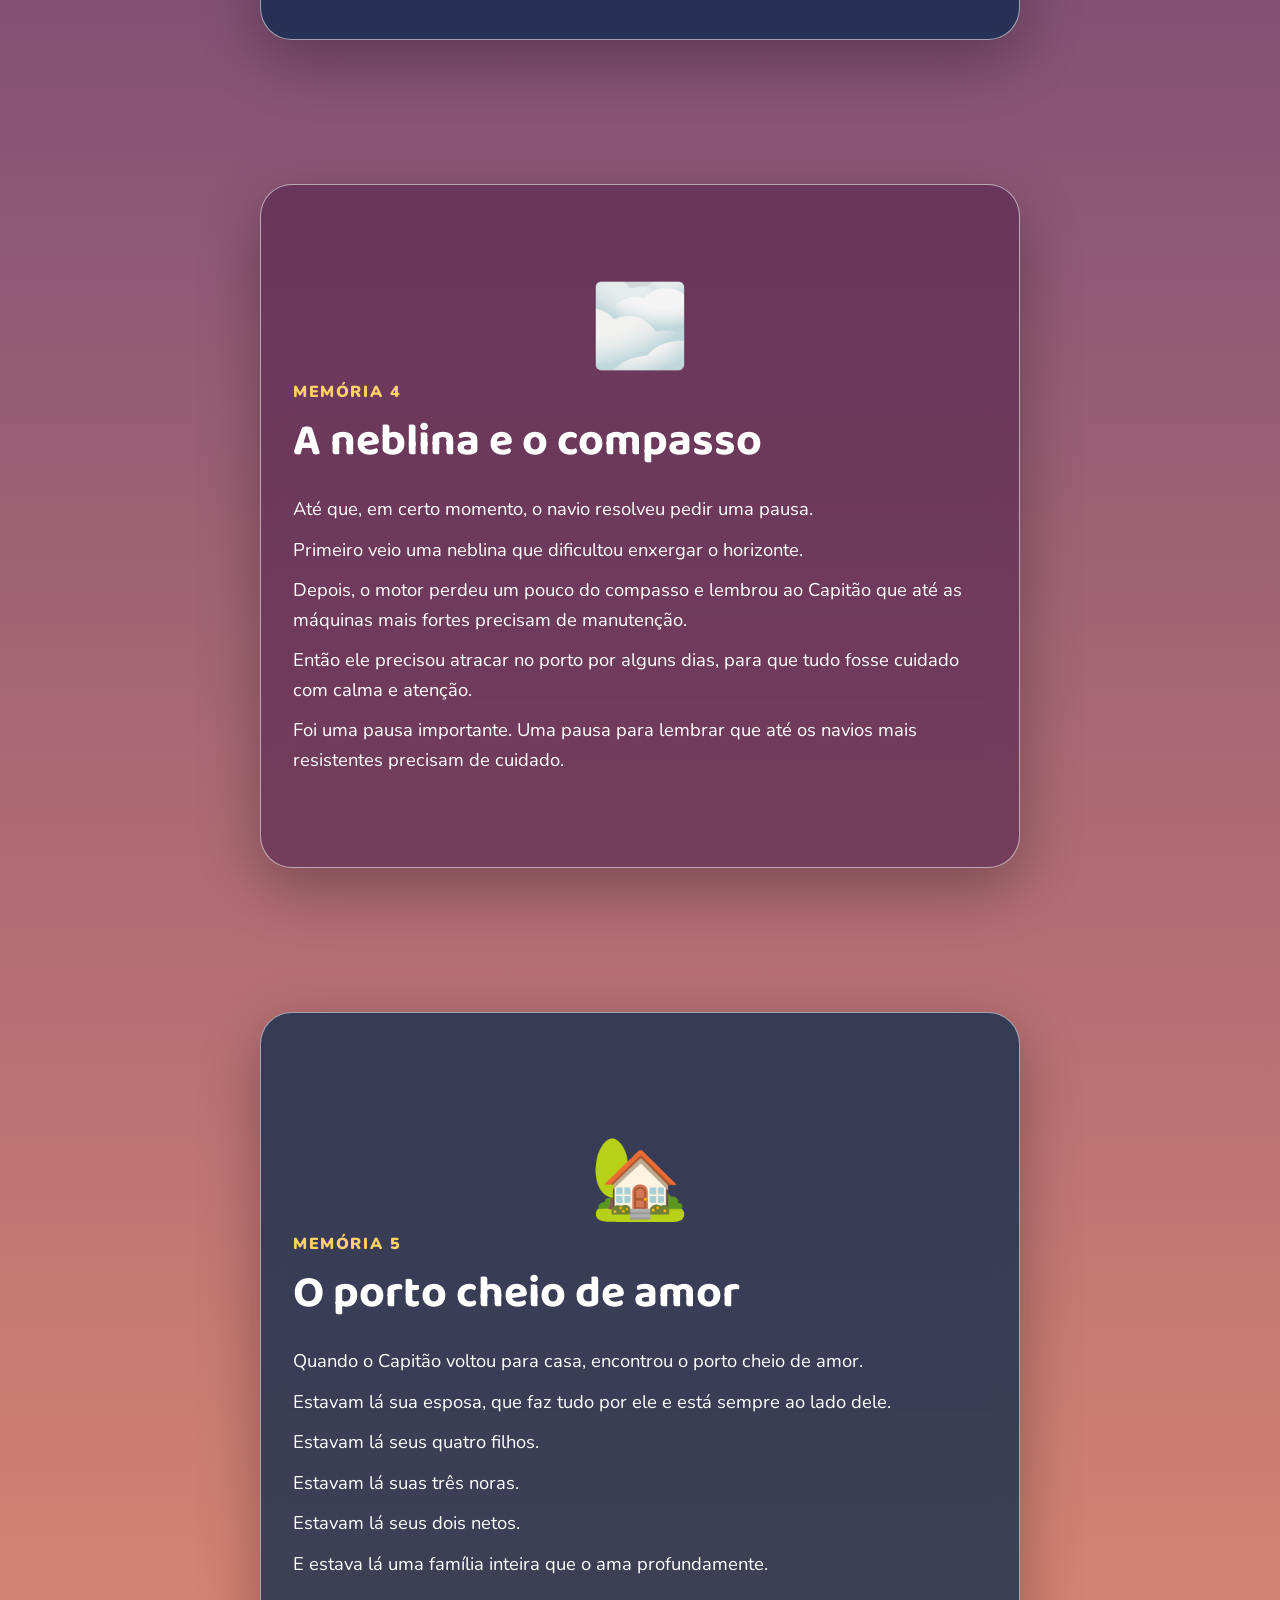
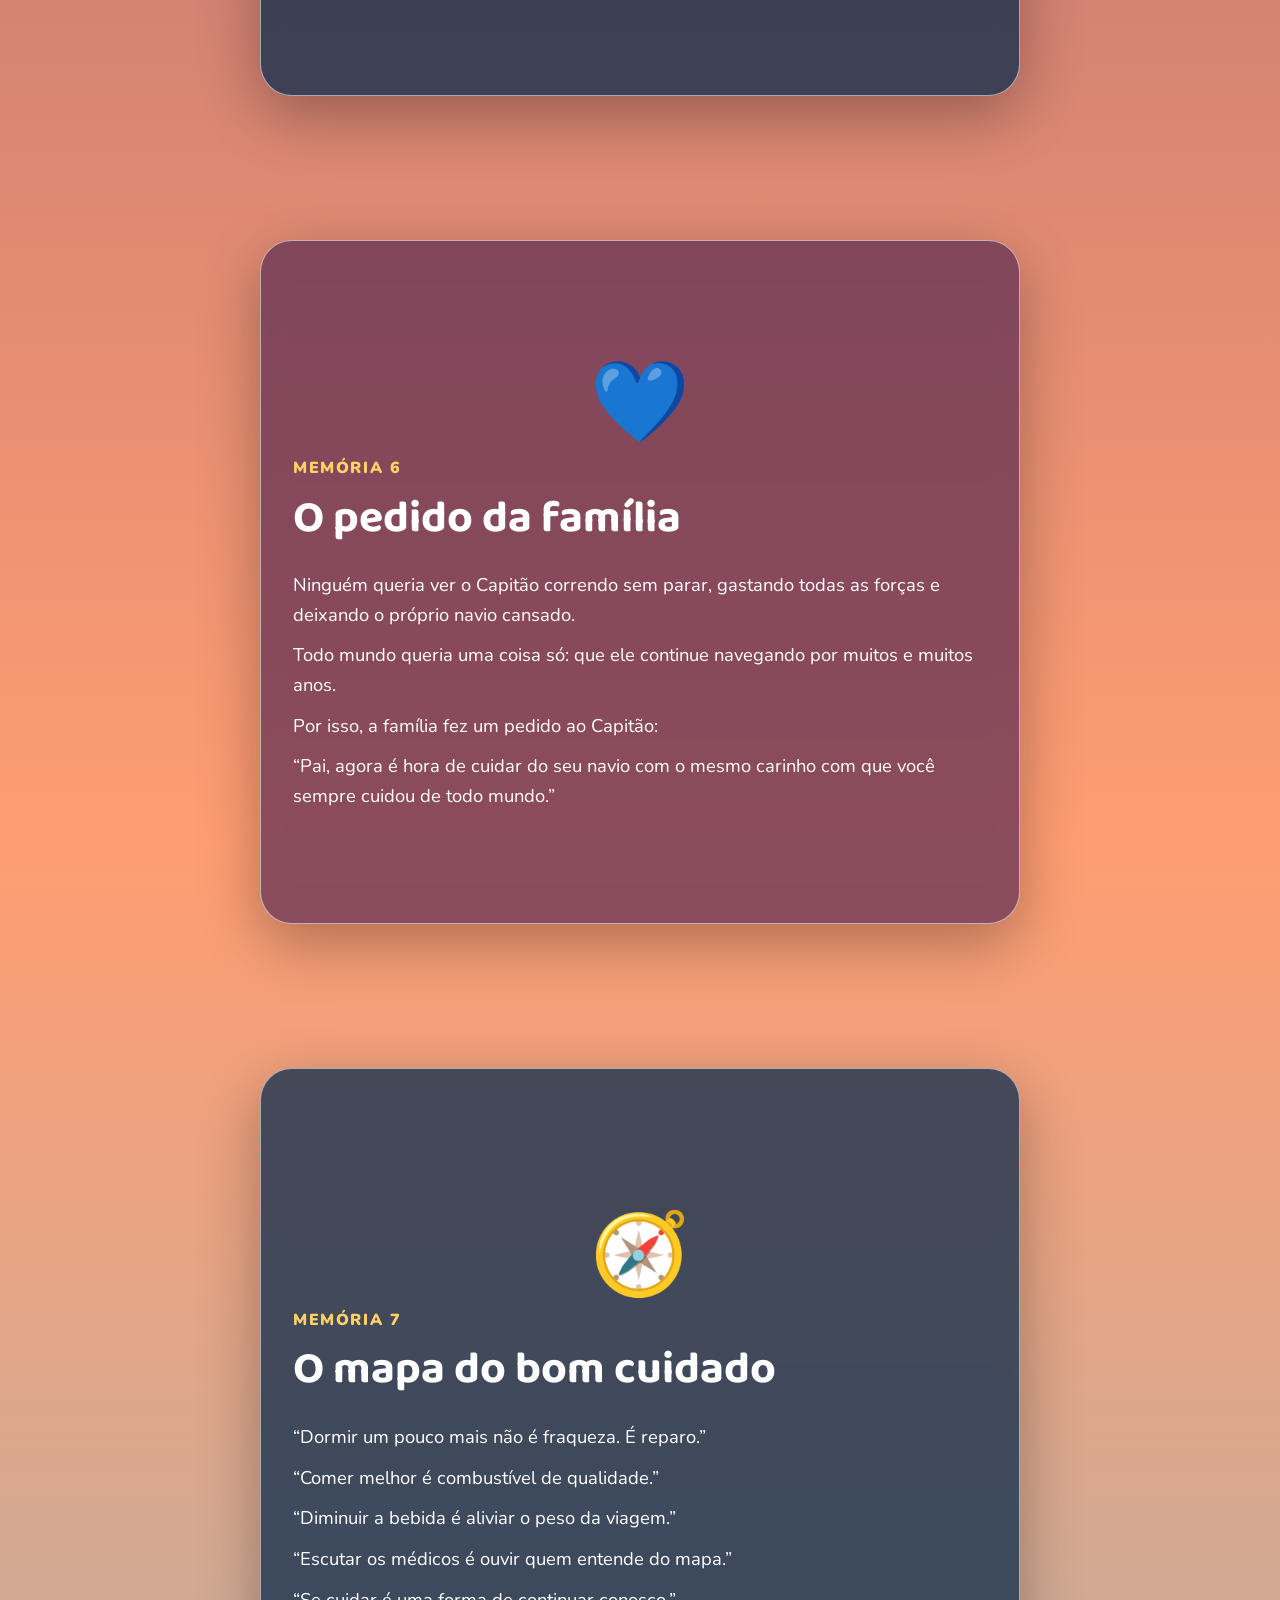
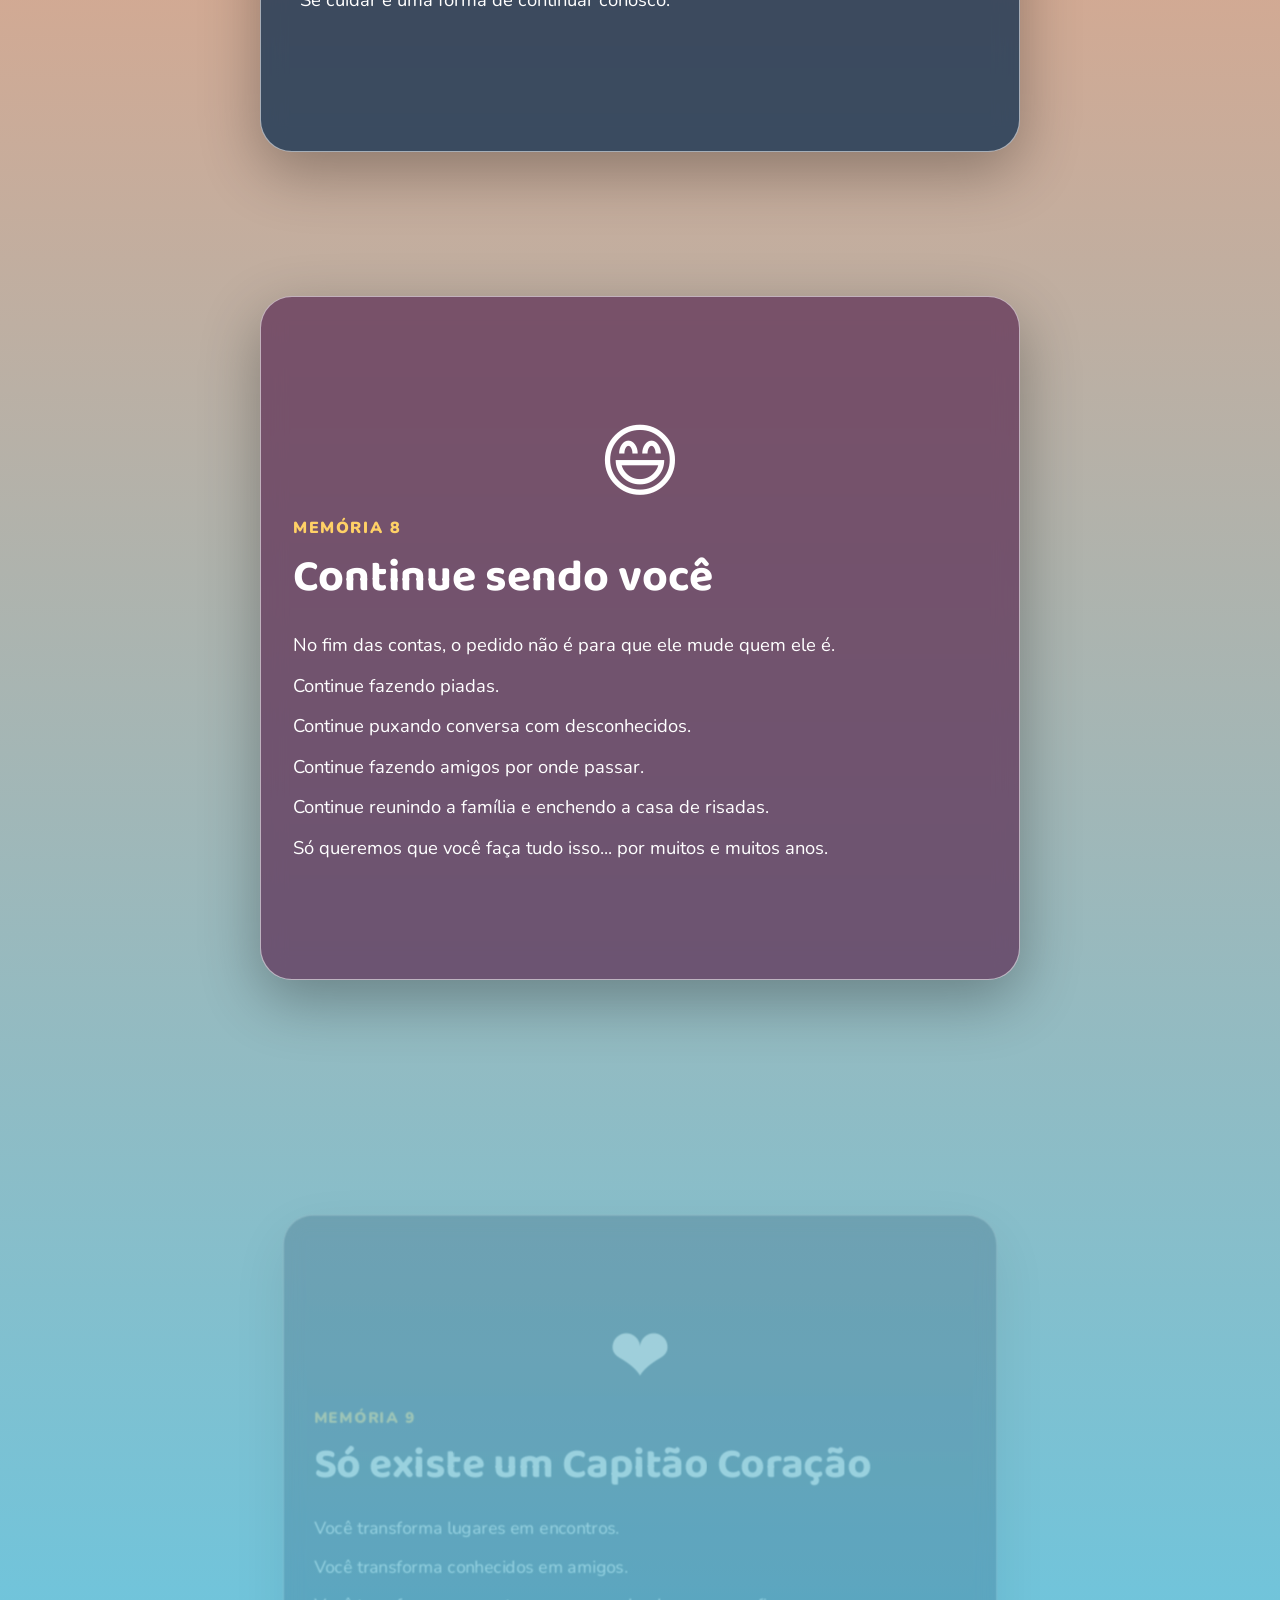
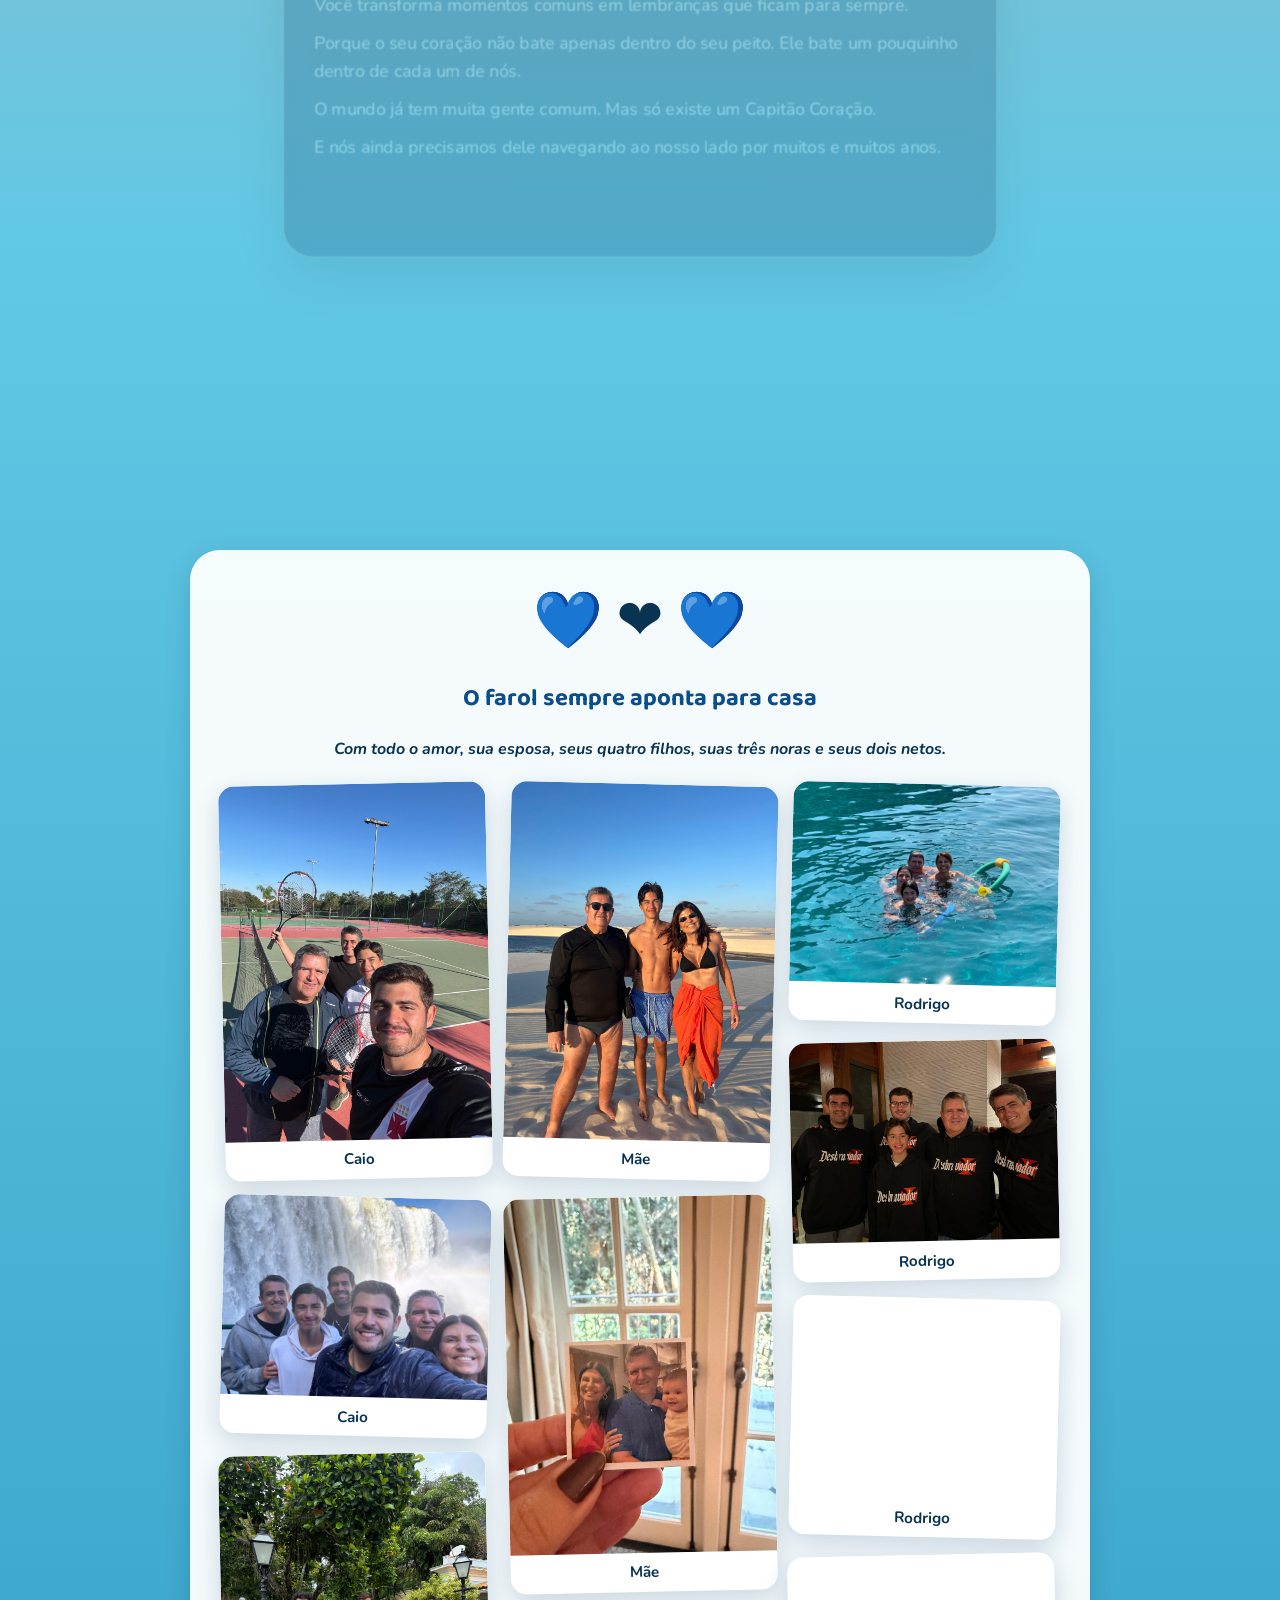
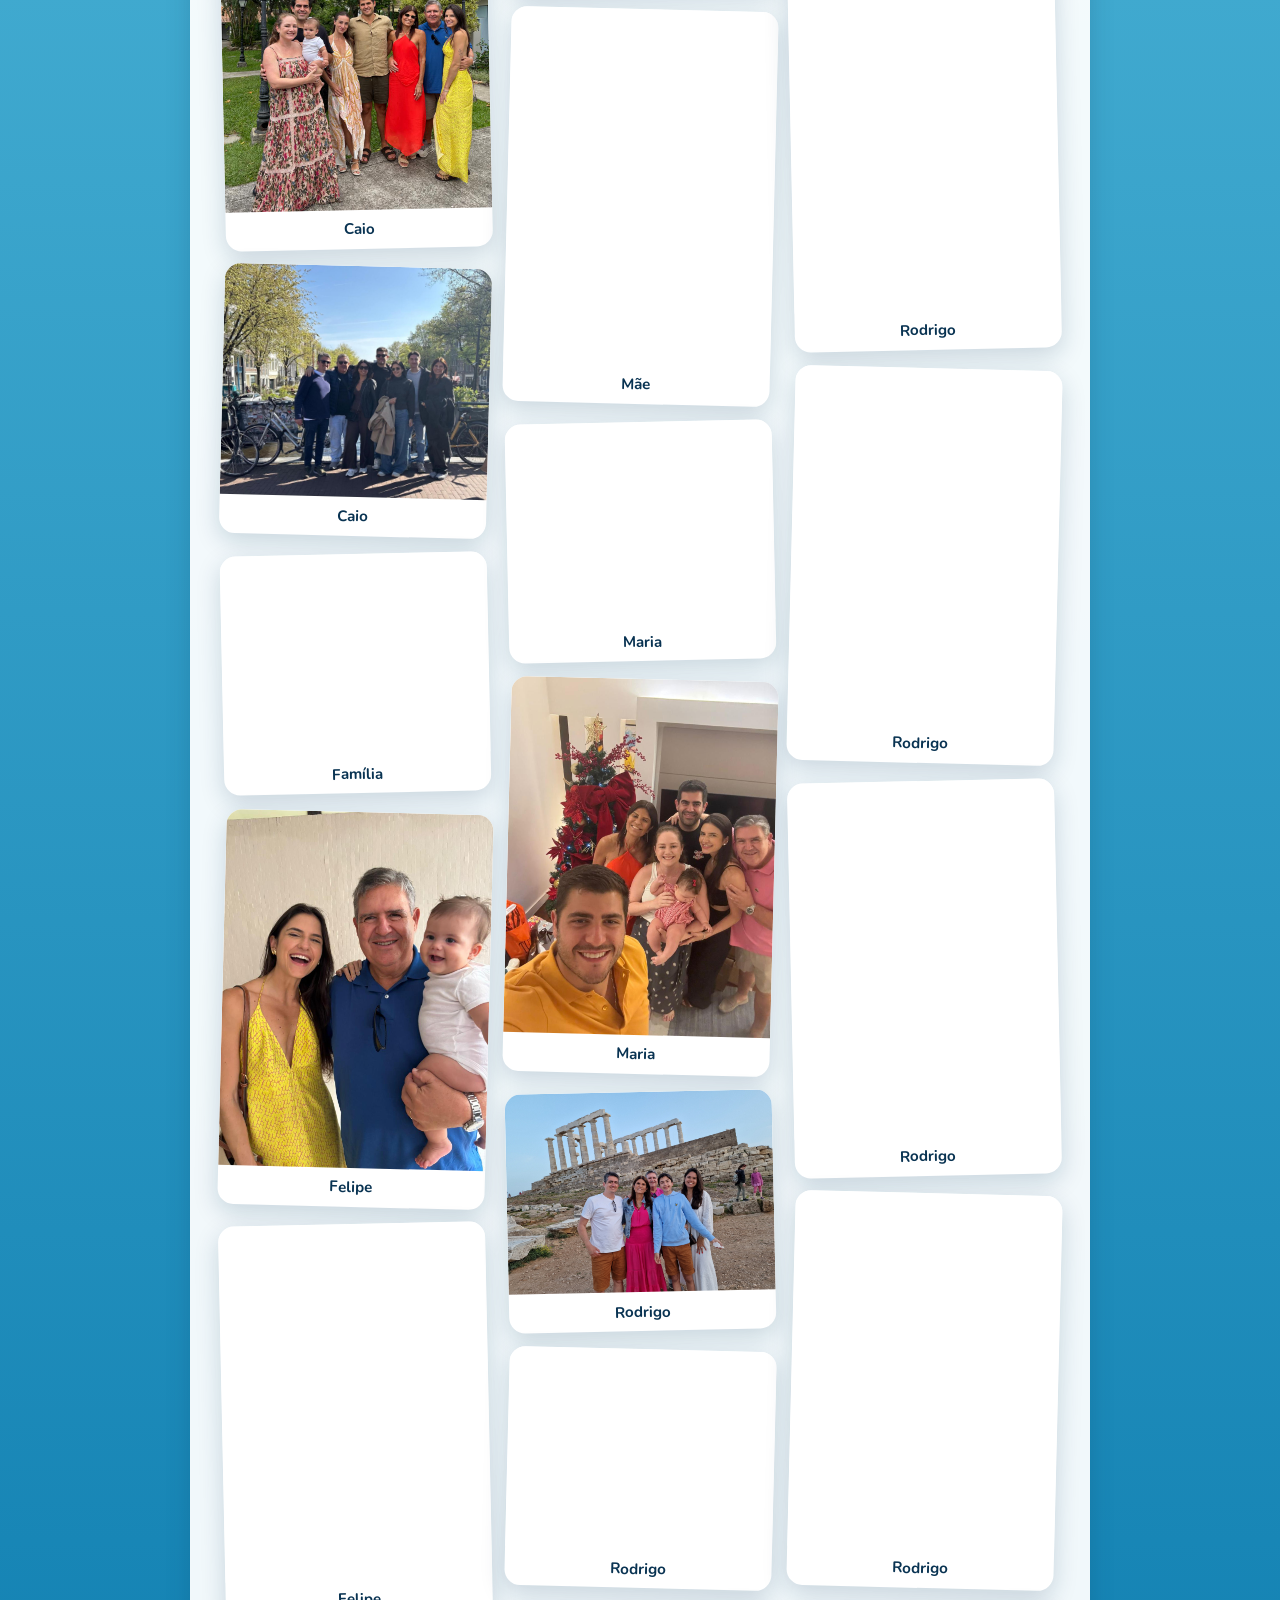
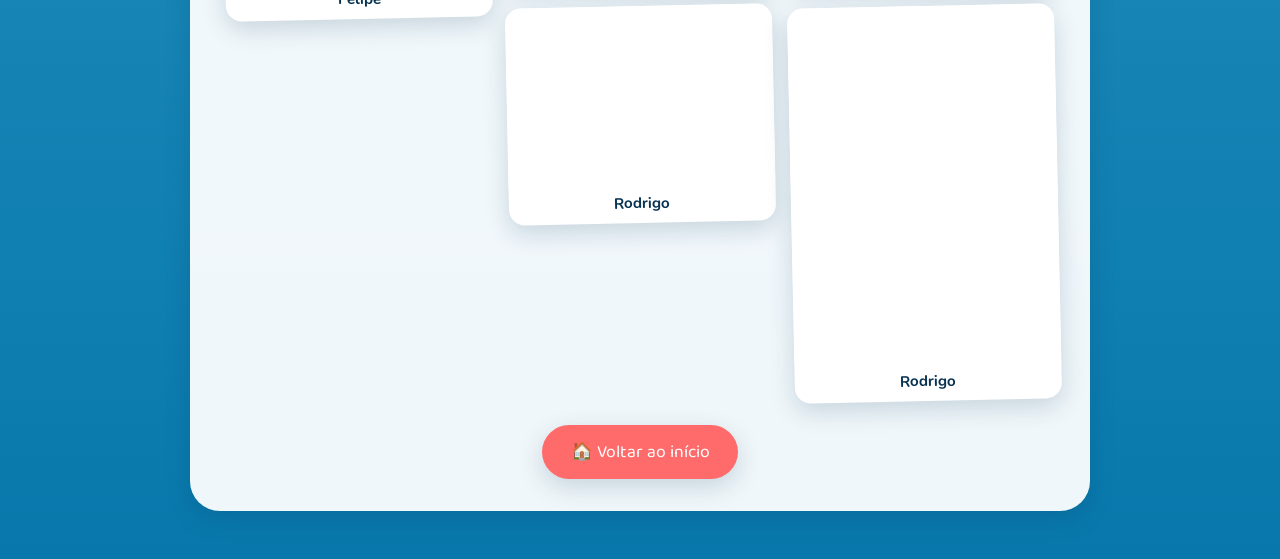
<file: versao6/index.html>
<!DOCTYPE html>
<html lang="pt-BR">
<head>
  <meta charset="UTF-8">
  <meta name="viewport" content="width=device-width, initial-scale=1.0">
  <title>O Capitão Coração — Mar de Memórias 🌅</title>
  <link rel="preconnect" href="https://fonts.googleapis.com">
  <link href="https://fonts.googleapis.com/css2?family=Baloo+2:wght@600;700;800&family=Nunito:wght@400;700;800&display=swap" rel="stylesheet">
  <link rel="stylesheet" href="../assets/css/common.css">
  <link rel="stylesheet" href="style.css">
</head>
<body>
  <a class="voltar-inicio" href="../index.html">⬅ Início</a>
  <div class="paisagem" aria-hidden="true">
    <div class="lua">🌙</div>
    <div class="estrelas">✦　·　✧　　✦　·　✧　　✦</div>
    <div class="farol">🔦<span>🏠</span></div>
    <div class="feixe"></div>
    <div class="gaivota g1">﹀</div>
    <div class="gaivota g2">﹀</div>
    <div class="barco-scroll" id="barco">⛴️</div>
    <div class="mar mar-1"></div>
    <div class="mar mar-2"></div>
  </div>

  <header class="abertura">
    <p>Role para navegar</p>
    <h1>Mar de Memórias</h1>
    <div class="seta">⌄</div>
  </header>
  <main id="capitulos"></main>
  <section class="chegada">
    <div class="coracoes">💙 ❤️ 💙</div>
    <h2>O farol sempre aponta para casa</h2>
    <p id="assinatura"></p>
    <div id="galeria"></div>
    <a class="botao" href="../index.html">🏠 Voltar ao início</a>
  </section>

  <script src="../assets/js/story.js"></script>
  <script src="../fotos/fotos.js"></script>
  <script src="../assets/js/familia.js"></script>
  <script src="script.js"></script>
</body>
</html>
</file>
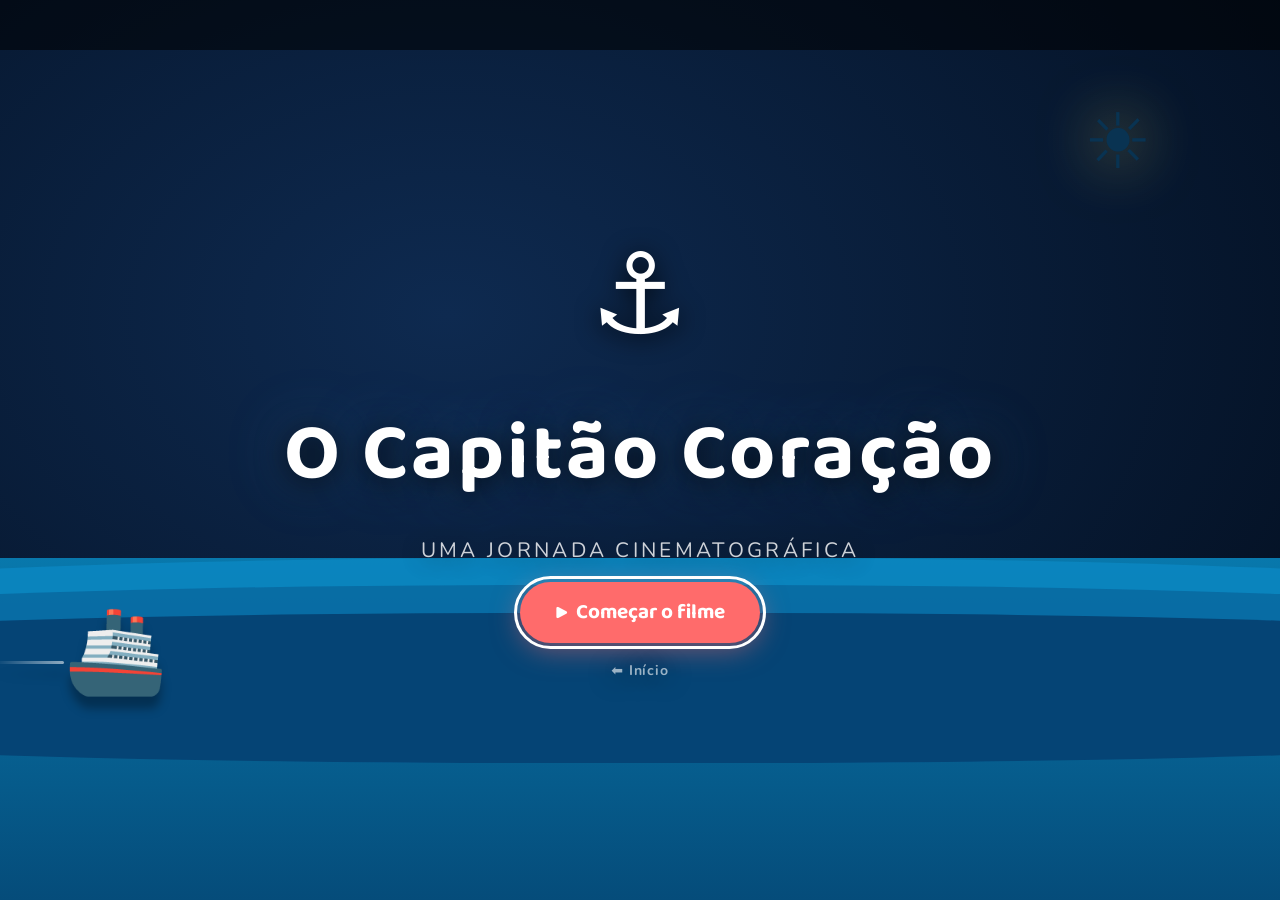
<file: versao7/index.html>
<!DOCTYPE html>
<html lang="pt-BR">
<head>
  <meta charset="UTF-8">
  <meta name="viewport" content="width=device-width, initial-scale=1.0">
  <title>O Capitão Coração — Jornada Cinematográfica 🎬</title>
  <meta name="description" content="Uma jornada cinematográfica automática pela história do Capitão Coração.">
  <link rel="preconnect" href="https://fonts.googleapis.com">
  <link href="https://fonts.googleapis.com/css2?family=Baloo+2:wght@600;700;800&family=Nunito:wght@400;700;800&display=swap" rel="stylesheet">
  <link rel="stylesheet" href="../assets/css/common.css">
  <link rel="stylesheet" href="style.css">
</head>
<body>

  <!-- ===== FILME — Versão 7: Jornada Cinematográfica ===== -->
  <div id="filme">

    <!-- ── Camadas de fundo (aria-hidden) ── -->
    <div class="camada-ceu" id="ceu" aria-hidden="true">
      <div class="astro" id="astro">☀️</div>
      <div class="estrelas" id="estrelas">✦ · ✧ · ✦ · ✧ · ✦ · ✧ · ✦</div>
      <div class="nuvens">
        <span class="nuvem nv1">☁️</span>
        <span class="nuvem nv2">☁️</span>
        <span class="nuvem nv3">⛅</span>
      </div>
      <div class="neblina" id="neblina"></div>
    </div>

    <div class="camada-paisagem" aria-hidden="true">
      <div class="gaivota gv1">﹀</div>
      <div class="gaivota gv2">﹀</div>
      <div class="ilha" id="ilha">🌴🌴</div>
      <div class="farol" id="farol">
        <div class="feixe-farol"></div>
        <span class="farol-torre">🗼</span>
      </div>
      <div class="luzes-porto" id="luzes-porto"></div>
    </div>

    <div class="camada-oceano" aria-hidden="true">
      <div class="navio" id="navio">
        <span class="fumaca-navio">☁</span>🚢<span class="esteira-navio"></span>
      </div>
      <div class="onda onda-1"></div>
      <div class="onda onda-2"></div>
      <div class="onda onda-3"></div>
    </div>

    <!-- Barra superior cinematográfica -->
    <div class="barra-cinema" aria-hidden="true"></div>

    <!-- Overlay para transições (fade entre cenas) -->
    <div class="fade-cena" id="fade-cena" aria-hidden="true"></div>

    <!-- ── TELA 1: Abertura ── -->
    <div class="tela" id="tela-abertura">
      <div class="abertura">
        <div class="abertura-emoji" aria-hidden="true">⚓</div>
        <h1 class="abertura-titulo">O Capitão Coração</h1>
        <p class="abertura-subtitulo">Uma jornada cinematográfica</p>
        <button class="botao-filme" id="btn-iniciar" autofocus>
          <span aria-hidden="true">▶</span> Começar o filme
        </button>
        <a class="abertura-voltar" href="../index.html">⬅ Início</a>
      </div>
    </div>

    <!-- ── TELA 2: Cena de capítulo ── -->
    <div class="tela" id="tela-cena" hidden>
      <!-- Área narrativa: texto e título da cena -->
      <div class="zona-narrativa" aria-live="off">
        <div class="cena-header">
          <span class="cena-numero" id="cena-numero"></span>
          <span class="cena-narrador" id="cena-narrador"></span>
        </div>
        <div class="cena-emoji-titulo">
          <span class="cena-emoji" id="cena-emoji" aria-hidden="true"></span>
          <h2 class="cena-titulo" id="cena-titulo"></h2>
        </div>
        <div class="cena-texto" id="cena-texto" aria-live="polite" aria-atomic="false"></div>
      </div>
    </div>

    <!-- ── TELA 3: Final / Créditos ── -->
    <div class="tela tela-scroll" id="tela-final" hidden>
      <div class="final">
        <div class="final-emblema" aria-hidden="true">🏡 ⚓ 💙</div>
        <h2 class="final-titulo">Chegamos ao porto do amor</h2>
        <p class="final-assinatura" id="final-assinatura"></p>
        <div id="galeria-final"></div>
        <div class="final-botoes">
          <button class="botao-filme" id="btn-replay">🔁 Ver novamente</button>
          <a class="botao-filme secundario" href="../index.html">🏠 Início</a>
        </div>
      </div>
    </div>

    <!-- ── Controles do player ── -->
    <div class="player" id="player" role="toolbar" aria-label="Controles do filme">
      <button class="player-btn" id="btn-anterior" aria-label="Capítulo anterior" title="Capítulo anterior (←)">&#8249;</button>
      <button class="player-btn player-play" id="btn-play" aria-label="Pausar" title="Pausar/retomar (Espaço)">⏸</button>
      <button class="player-btn" id="btn-proximo" aria-label="Próximo capítulo" title="Próximo capítulo (→)">&#8250;</button>
      <div class="player-progresso-wrap"
           role="progressbar" aria-valuemin="0" aria-valuemax="100" aria-valuenow="0"
           id="progresso-wrap"
           aria-label="Progresso da história">
        <div class="player-progresso-trilha">
          <div class="player-progresso-barra" id="progresso-barra"></div>
        </div>
      </div>
      <span class="player-cap-num" id="player-num" aria-label="capítulo atual">1 / 9</span>
      <button class="player-btn" id="btn-fullscreen" aria-label="Tela cheia" title="Tela cheia (F)">⛶</button>
      <a class="player-btn player-home" href="../index.html" aria-label="Voltar ao início" title="Início">⌂</a>
    </div>

    <!-- Região live para anúncios de leitores de tela -->
    <div class="sr-only" aria-live="polite" aria-atomic="true" id="sr-live"></div>

  </div><!-- #filme -->

  <script src="../assets/js/story.js"></script>
  <script src="../fotos/fotos.js"></script>
  <script src="../assets/js/familia.js"></script>
  <script src="script.js"></script>
</body>
</html>
</file>
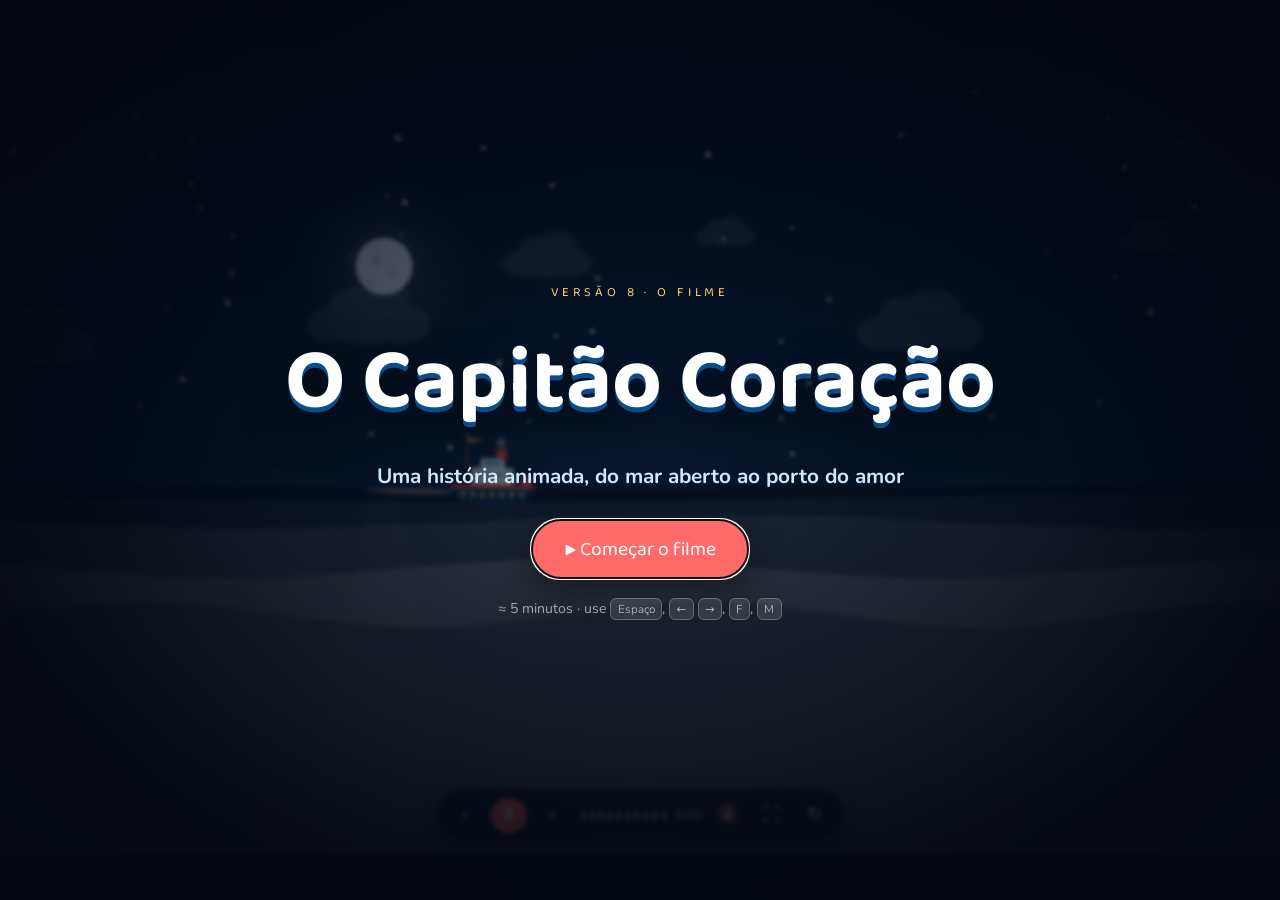
<file: versao8/index.html>
<!DOCTYPE html>
<html lang="pt-BR">
<head>
  <meta charset="UTF-8">
  <meta name="viewport" content="width=device-width, initial-scale=1.0">
  <title>O Capitão Coração — O Filme 🎞️</title>
  <meta name="description" content="A história do Capitão Coração como um filme animado, do mar aberto ao porto do amor.">
  <link rel="preconnect" href="https://fonts.googleapis.com">
  <link href="https://fonts.googleapis.com/css2?family=Baloo+2:wght@600;700;800&family=Nunito:wght@400;700;800&display=swap" rel="stylesheet">
  <link rel="stylesheet" href="../assets/css/common.css">
  <link rel="stylesheet" href="style.css">
</head>
<body>

<div id="filme" class="filme">

  <!-- ══════════════════ O MUNDO (SVG) ══════════════════ -->
  <svg id="palco" viewBox="0 0 4000 1200" preserveAspectRatio="xMidYMid slice" aria-hidden="true" focusable="false">
    <defs>
      <linearGradient id="grad-ceu" gradientUnits="userSpaceOnUse" x1="0" y1="-260" x2="0" y2="700">
        <stop id="ceu-topo" offset="0" stop-color="#050b1f"/>
        <stop id="ceu-base" offset="1" stop-color="#0d2a4d"/>
      </linearGradient>

      <linearGradient id="grad-mar" gradientUnits="userSpaceOnUse" x1="0" y1="640" x2="0" y2="1400">
        <stop id="mar-topo" offset="0" stop-color="#08182f"/>
        <stop id="mar-base" offset="1" stop-color="#04101f"/>
      </linearGradient>

      <radialGradient id="grad-halo" cx="0.5" cy="0.5" r="0.5">
        <stop offset="0"   id="halo-1" stop-color="#ffd9a0" stop-opacity=".85"/>
        <stop offset="0.5" id="halo-2" stop-color="#ffd9a0" stop-opacity=".22"/>
        <stop offset="1"   stop-color="#ffd9a0" stop-opacity="0"/>
      </radialGradient>

      <linearGradient id="grad-rastro" gradientUnits="objectBoundingBox" x1="0" y1="0" x2="0" y2="1">
        <stop offset="0" id="rastro-1" stop-color="#ffd9a0" stop-opacity=".55"/>
        <stop offset="1" id="rastro-2" stop-color="#ffd9a0" stop-opacity="0"/>
      </linearGradient>

      <linearGradient id="grad-feixe" gradientUnits="objectBoundingBox" x1="0" y1="0" x2="1" y2="0">
        <stop offset="0" stop-color="#fff4c8" stop-opacity=".55"/>
        <stop offset="1" stop-color="#fff4c8" stop-opacity="0"/>
      </linearGradient>

      <radialGradient id="grad-luz-lanterna" cx="0.5" cy="0.5" r="0.5">
        <stop offset="0" stop-color="#ffc978" stop-opacity=".75"/>
        <stop offset="1" stop-color="#ffc978" stop-opacity="0"/>
      </radialGradient>

      <radialGradient id="grad-onda-luz" cx="0.5" cy="0.5" r="0.5">
        <stop offset="0"   stop-color="#ff8fa3" stop-opacity=".55"/>
        <stop offset="0.6" stop-color="#ff8fa3" stop-opacity=".12"/>
        <stop offset="1"   stop-color="#ff8fa3" stop-opacity="0"/>
      </radialGradient>

      <filter id="f-neblina" x="-30%" y="-60%" width="160%" height="220%">
        <feGaussianBlur stdDeviation="34"/>
      </filter>
      <filter id="f-brilho" x="-60%" y="-60%" width="220%" height="220%">
        <feGaussianBlur stdDeviation="7" result="b"/>
        <feMerge><feMergeNode in="b"/><feMergeNode in="SourceGraphic"/></feMerge>
      </filter>
      <filter id="f-suave" x="-30%" y="-30%" width="160%" height="160%">
        <feGaussianBlur stdDeviation="3"/>
      </filter>

      <!-- listras vermelhas do farol -->
      <pattern id="pat-farol" width="1" height="76" patternUnits="userSpaceOnUse">
        <rect width="60" height="38" y="0"  fill="#f7f3ea"/>
        <rect width="60" height="38" y="38" fill="#e8544a"/>
      </pattern>

      <clipPath id="clip-rota">
        <rect id="clip-rota-rect" x="-560" y="-330" width="0" height="660"/>
      </clipPath>
    </defs>

    <!-- ══ camadas ══ -->
    <g id="cam">

      <!-- 1 · céu -->
      <g id="camada-ceu" data-parallax="0" data-fixa="1">
        <rect x="-4000" y="-3000" width="14000" height="3700" fill="url(#grad-ceu)"/>
      </g>

      <!-- 2 · estrelas (parallax leve — campo repetitivo) -->
      <g id="camada-astros" data-parallax="0.15">
        <g id="estrelas"></g>
      </g>

      <!-- 3 · nuvens -->
      <g id="camada-nuvens" data-parallax="0.25">
        <g id="nuvens"></g>
      </g>

      <!-- 3b · céu ancorado no mundo (astro segue a câmera por cálculo) -->
      <g id="camada-ceu-mundo" data-parallax="1">
        <g id="via-lactea" opacity="0">
          <ellipse cx="3700" cy="300" rx="900" ry="120" fill="#dfe8ff" opacity=".10" filter="url(#f-neblina)"/>
        </g>
        <line id="cadente" x1="0" y1="0" x2="0" y2="0" stroke="#ffffff" stroke-width="3" stroke-linecap="round" opacity="0"/>
        <g id="astro" transform="translate(400 380)">
          <circle id="astro-halo" r="190" fill="url(#grad-halo)"/>
          <circle id="astro-disco" r="58" fill="#ffd9a0"/>
          <circle id="astro-cratera-1" cx="-16" cy="-12" r="11" fill="#000" opacity="0"/>
          <circle id="astro-cratera-2" cx="14" cy="16" r="8"  fill="#000" opacity="0"/>
        </g>
        <g id="constelacao" opacity="0"></g>
        <g id="risadas"></g>
      </g>

      <!-- 4 · horizonte: terra, farol, porto, família (ancorado no mundo) -->
      <g id="camada-horizonte" data-parallax="1">

        <!-- ilha -->
        <g id="ilha" opacity="0">
          <path d="M540,652 Q700,548 860,652 Z" fill="#1d6b52"/>
          <path d="M600,652 Q700,592 800,652 Z" fill="#2b8a68"/>
          <g stroke="#7a5230" stroke-width="7" stroke-linecap="round" fill="none">
            <path d="M672,620 q-6,-34 8,-52"/>
            <path d="M712,624 q4,-30 -6,-46"/>
          </g>
          <g fill="#2f9e6d">
            <ellipse cx="680" cy="566" rx="30" ry="9" transform="rotate(-22 680 566)"/>
            <ellipse cx="680" cy="566" rx="30" ry="9" transform="rotate(22 680 566)"/>
            <ellipse cx="706" cy="576" rx="26" ry="8" transform="rotate(-18 706 576)"/>
            <ellipse cx="706" cy="576" rx="26" ry="8" transform="rotate(26 706 576)"/>
          </g>
        </g>

        <!-- boia com sino -->
        <g id="boia" opacity="0" transform="translate(1250 626)">
          <path d="M-22,20 L22,20 L16,-6 L-16,-6 Z" fill="#e8544a"/>
          <rect x="-18" y="-10" width="36" height="8" fill="#f7f3ea"/>
          <path d="M-12,-10 L0,-44 L12,-10 Z" fill="none" stroke="#c9c2b4" stroke-width="4"/>
          <circle id="boia-sino" cx="0" cy="-22" r="7" fill="#ffd166"/>
          <circle id="boia-anel" cx="0" cy="24" r="8" fill="none" stroke="#ffffff" stroke-width="3" opacity="0"/>
        </g>

        <!-- farol -->
        <g id="farol" opacity="0">
          <ellipse cx="2500" cy="654" rx="130" ry="26" fill="#3a4a52"/>
          <path d="M2460,652 L2472,392 L2528,392 L2540,652 Z" fill="url(#pat-farol)"/>
          <rect x="2466" y="374" width="68" height="22" rx="6" fill="#33424a"/>
          <rect x="2478" y="330" width="44" height="46" fill="#2b3940"/>
          <circle id="farol-lampada" cx="2500" cy="352" r="15" fill="#fff4c8" filter="url(#f-brilho)"/>
          <path d="M2478,330 L2500,300 L2522,330 Z" fill="#e8544a"/>
          <g id="farol-feixe" opacity="0" transform="translate(2500 352)">
            <path d="M0,0 L980,-150 L980,150 Z" fill="url(#grad-feixe)"/>
          </g>
          <rect x="2430" y="600" width="60" height="54" fill="#f7f3ea"/>
          <path d="M2424,600 L2460,572 L2496,600 Z" fill="#e8544a"/>
        </g>

        <!-- molhe de pedras -->
        <g id="molhe" opacity="0" fill="#4a5a62">
          <path d="M3040,652 q40,-40 90,-30 q50,-24 96,14 q40,-6 54,16 Z"/>
        </g>

        <!-- porto: casinhas, cais, lanternas, família -->
        <g id="porto" opacity="0">
          <g id="casario">
            <rect x="3430" y="536" width="86" height="80" fill="#f0e4d0"/>
            <path d="M3424,536 L3473,494 L3522,536 Z" fill="#c0563f"/>
            <rect x="3452" y="566" width="22" height="24" fill="#8fd0f0"/>
            <rect x="3548" y="512" width="104" height="104" fill="#e8dcc6"/>
            <path d="M3540,512 L3600,464 L3660,512 Z" fill="#a8452f"/>
            <rect x="3572" y="546" width="26" height="28" fill="#8fd0f0"/>
            <rect x="3614" y="546" width="26" height="28" fill="#8fd0f0"/>
            <rect x="3690" y="546" width="80" height="70" fill="#f0e4d0"/>
            <path d="M3684,546 L3730,508 L3776,546 Z" fill="#c0563f"/>
            <rect x="3712" y="572" width="22" height="24" fill="#8fd0f0"/>
          </g>
          <!-- deck -->
          <rect x="3400" y="612" width="580" height="20" fill="#a5764f"/>
          <rect x="3400" y="608" width="580" height="6" fill="#c08e60"/>
          <g fill="#7a5230">
            <rect x="3428" y="630" width="16" height="120"/>
            <rect x="3528" y="630" width="16" height="120"/>
            <rect x="3628" y="630" width="16" height="120"/>
            <rect x="3728" y="630" width="16" height="120"/>
            <rect x="3828" y="630" width="16" height="120"/>
            <rect x="3928" y="630" width="16" height="120"/>
          </g>
          <g id="lanternas"></g>
          <g id="familia"></g>
          <g id="coracoes"></g>
        </g>
      </g>

      <!-- 5 · mar de fundo (ancorado: leva o rastro do astro e os reflexos) -->
      <g id="camada-mar-fundo" data-parallax="1">
        <rect x="-4000" y="648" width="14000" height="2400" fill="url(#grad-mar)"/>
        <path id="rastro-astro" d="" fill="url(#grad-rastro)" opacity=".5"/>
        <path id="onda-fundo" d="" fill="#ffffff" opacity=".10"/>
        <g id="reflexos"></g>
      </g>

      <!-- 6 · navio -->
      <g id="camada-navio" data-parallax="1">
        <g id="navio-pos" transform="translate(300 650)">
          <g id="navio-balanco">
            <g id="navio" transform="scale(1)">
              <path id="esteira" d="M-150,10 q-190,-16 -330,4 q184,26 330,10 Z" fill="#ffffff" opacity=".38"/>
              <path d="M-158,-12 L158,-12 L128,52 Q0,84 -128,52 Z" fill="#123a5e"/>
              <path d="M-158,-12 L158,-12 L154,4 L-154,4 Z" fill="#e8544a"/>
              <path d="M-128,52 Q0,84 128,52 L120,64 Q0,94 -120,64 Z" fill="#0c2a45"/>
              <g fill="#ffd166">
                <circle cx="-108" cy="22" r="8"/><circle cx="-72" cy="24" r="8"/>
                <circle cx="-36" cy="26" r="8"/><circle cx="0" cy="26" r="8"/>
                <circle cx="36" cy="26" r="8"/><circle cx="72" cy="24" r="8"/>
                <circle cx="108" cy="22" r="8"/>
              </g>
              <path id="coracao-proa" d="M126,-34 c6,-9 20,-8 22,2 c2,10 -12,18 -22,26 c-10,-8 -24,-16 -22,-26 c2,-10 16,-11 22,-2 Z" fill="#ff5d73"/>
              <rect x="-78" y="-74" width="156" height="62" rx="8" fill="#f7f3ea"/>
              <g fill="#8fd0f0">
                <rect x="-64" y="-62" width="26" height="24" rx="4"/>
                <rect x="-26" y="-62" width="26" height="24" rx="4"/>
                <rect x="12"  y="-62" width="26" height="24" rx="4"/>
                <rect x="50"  y="-62" width="22" height="24" rx="4"/>
              </g>
              <rect x="-44" y="-108" width="88" height="36" rx="7" fill="#ffffff"/>
              <rect x="-32" y="-100" width="64" height="20" rx="4" fill="#5fb2e0"/>
              <g id="chamine">
                <rect x="14" y="-158" width="38" height="52" rx="5" fill="#e8544a"/>
                <rect x="14" y="-158" width="38" height="13" rx="4" fill="#2b3940"/>
              </g>
              <rect x="-98" y="-186" width="7" height="116" rx="3" fill="#7a5230"/>
              <path id="bandeira" d="M-91,-184 q26,10 52,0 q-26,22 -52,12 Z" fill="#ffd166"/>
              <circle cx="-95" cy="-190" r="6" fill="#ffd166"/>
              <g id="amarras" opacity="0" stroke="#e0cfa8" stroke-width="4" fill="none">
                <path d="M150,-6 q90,26 150,10"/>
                <path d="M150,14 q80,40 150,34"/>
              </g>
            </g>
          </g>
          <g id="fumaca"></g>
          <g id="respingos"></g>
        </g>
      </g>

      <!-- 7 · mar médio -->
      <g id="camada-mar-medio" data-parallax="1.15">
        <path id="onda-medio" d="" fill="#ffffff" opacity=".16"/>
      </g>

      <!-- 8 · mar da frente -->
      <g id="camada-mar-frente" data-parallax="1.4">
        <path id="onda-frente" d="" fill="#ffffff" opacity=".22"/>
        <path id="onda-frente-2" d="" fill="#04121f" opacity=".30"/>
      </g>

      <!-- 9 · atmosfera -->
      <g id="camada-atmosfera" data-parallax="1">
        <g id="neblina" opacity="0" filter="url(#f-neblina)">
          <ellipse class="banco nb1" cx="2200" cy="612" rx="620" ry="120" fill="#e8eef1"/>
          <ellipse class="banco nb2" cx="2560" cy="668" rx="720" ry="150" fill="#dee7ea"/>
          <ellipse class="banco nb3" cx="2380" cy="720" rx="820" ry="130" fill="#f2f6f7"/>
        </g>
        <g id="gaivotas"></g>
        <g id="chuva"></g>
        <circle id="onda-luz" cx="3720" cy="190" r="0" fill="url(#grad-onda-luz)" opacity="0"/>

        <!-- inserto: bússola -->
        <g id="bussola" opacity="0" transform="translate(2470 638)">
          <rect x="-1100" y="-620" width="2200" height="1240" fill="#0b1520" opacity="0.93"/>
          <circle r="118" fill="#1b2a38"/>
          <circle r="104" fill="#f2e6cc"/>
          <circle r="92" fill="none" stroke="#b99a63" stroke-width="4"/>
          <g fill="#4a3a22" font-family="Baloo 2, sans-serif" font-size="24" text-anchor="middle">
            <text y="-62">N</text><text y="78">S</text>
            <text x="70" y="10">L</text><text x="-70" y="10">O</text>
          </g>
          <g stroke="#8a7550" stroke-width="2">
            <line x1="0" y1="-88" x2="0" y2="-74"/><line x1="0" y1="74" x2="0" y2="88"/>
            <line x1="-88" y1="0" x2="-74" y2="0"/><line x1="74" y1="0" x2="88" y2="0"/>
          </g>
          <g id="bussola-agulha">
            <path d="M0,-72 L15,0 L0,16 L-15,0 Z" fill="#e8544a"/>
            <path d="M0,72 L15,0 L0,-16 L-15,0 Z" fill="#f7f3ea"/>
            <circle r="8" fill="#4a3a22"/>
          </g>
        </g>

        <!-- mapa do bom cuidado -->
        <g id="mapa" opacity="0" transform="translate(3735 780)">
          <rect x="-560" y="-330" width="1120" height="660" rx="26" fill="#f4e6c6" opacity=".92"/>
          <rect x="-560" y="-330" width="1120" height="660" rx="26" fill="none" stroke="#b08a4e" stroke-width="7"/>
          <g stroke="#b08a4e" stroke-width="2" opacity=".45" fill="none">
            <path d="M-520,-180 H520"/><path d="M-520,0 H520"/><path d="M-520,180 H520"/>
            <path d="M-300,-300 V300"/><path d="M0,-300 V300"/><path d="M300,-300 V300"/>
          </g>
          <g id="rosa-ventos" transform="translate(-380 -170)">
            <circle r="72" fill="none" stroke="#8a6a34" stroke-width="4"/>
            <path d="M0,-70 L16,0 L0,70 L-16,0 Z" fill="#c0563f"/>
            <path d="M-70,0 L0,-16 L70,0 L0,16 Z" fill="#8a6a34"/>
          </g>
          <path id="mapa-rota" d="M-250,150 C-120,60 -40,140 40,40 C110,-40 200,60 330,-60"
                fill="none" stroke="#c0563f" stroke-width="7" stroke-linecap="round"
                stroke-dasharray="14 16" clip-path="url(#clip-rota)"/>
          <g id="mapa-marcos"></g>
        </g>
      </g>

    </g><!-- #cam -->
  </svg>

  <!-- ══════════════════ CAMADAS DE TELA ══════════════════ -->
  <div class="vinheta" id="vinheta" aria-hidden="true"></div>
  <div class="relampago" id="relampago" aria-hidden="true"></div>
  <div class="letterbox topo" aria-hidden="true"></div>
  <div class="letterbox base" aria-hidden="true"></div>
  <div class="fade" id="fade" aria-hidden="true"></div>

  <!-- legendas -->
  <div class="legenda-zona" id="legenda-zona">
    <div class="legenda" id="legenda" aria-live="polite" aria-atomic="true"></div>
  </div>

  <!-- ── abertura ── -->
  <section class="tela tela-abertura" id="tela-abertura">
    <div class="abertura">
      <p class="abertura-selo">Versão 8 · o filme</p>
      <h1 class="abertura-titulo">O Capitão Coração</h1>
      <p class="abertura-sub">Uma história animada, do mar aberto ao porto do amor</p>
      <button class="botao-filme" id="btn-iniciar" autofocus>
        <span aria-hidden="true">▶</span> Começar o filme
      </button>
      <p class="abertura-dica">≈ 5 minutos · use <kbd>Espaço</kbd>, <kbd>←</kbd> <kbd>→</kbd>, <kbd>F</kbd>, <kbd>M</kbd></p>
    </div>
  </section>

  <!-- ── final ── -->
  <section class="tela tela-final" id="tela-final" hidden>
    <div class="final">
      <div class="final-fecho" id="final-fecho">
        <div class="final-emblema" aria-hidden="true">⚓</div>
        <h2 class="final-titulo">Chegamos ao porto do amor</h2>
        <p class="final-assinatura" id="final-assinatura"></p>
      </div>

      <!-- as fotos passam uma a uma e depois aparecem todas em grade -->
      <div class="final-fotos" id="final-fotos">
        <div class="foto-palco-area" id="foto-palco"></div>
        <p class="foto-contador" id="foto-contador" aria-hidden="true"></p>
        <div class="foto-grade" id="foto-grade"></div>
      </div>

      <div class="final-botoes" id="final-botoes">
        <button class="botao-filme" id="btn-replay">🔁 Ver novamente</button>
        <a class="botao-filme secundario" href="roteiro.md">🎬 Ler o roteiro</a>
      </div>
    </div>
  </section>

  <!-- ── player ── -->
  <div class="player" id="player" role="toolbar" aria-label="Controles do filme">
    <button class="player-btn" id="btn-anterior" aria-label="Cena anterior" title="Cena anterior (←)">&#8249;</button>
    <button class="player-btn destaque" id="btn-play" aria-label="Pausar" title="Pausar ou retomar (Espaço)">⏸</button>
    <button class="player-btn" id="btn-proximo" aria-label="Próxima cena" title="Próxima cena (→)">&#8250;</button>
    <div class="player-barra" id="player-barra" role="slider" tabindex="0"
         aria-label="Progresso do filme" aria-valuemin="0" aria-valuemax="100" aria-valuenow="0">
      <div class="player-trilha"><div class="player-preenchido" id="player-preenchido"></div></div>
      <div class="player-marcas" id="player-marcas" aria-hidden="true"></div>
    </div>
    <span class="player-tempo" id="player-tempo">0:00</span>
    <button class="player-btn" id="btn-som" aria-label="Ligar o som" aria-pressed="false" title="Som (M)">🔇</button>
    <button class="player-btn" id="btn-tela" aria-label="Tela cheia" title="Tela cheia (F)">⛶</button>
    <a class="player-btn" href="index.html" aria-label="Recomeçar o filme" title="Recomeçar o filme">&#8635;</a>
  </div>

  <p class="cena-rotulo" id="cena-rotulo" aria-hidden="true"></p>
  <div class="sr-only" aria-live="polite" id="sr-live"></div>
</div>

<script src="../assets/js/story.js"></script>
<script src="../fotos/fotos.js"></script>
<script src="roteiro.js"></script>
<script src="cenario.js"></script>
<script src="motor.js"></script>
<script src="audio.js"></script>
<script src="slideshow.js"></script>
<script src="script.js"></script>
</body>
</html>
</file>
<file: assets/css/common.css>
/* ===== Capitão Coração — estilos compartilhados ===== */
:root {
  --azul-mar: #0a4d8c;
  --azul-fundo: #cfeefc;
  --azul-claro: #7fd0f2;
  --areia: #fde8c8;
  --coral: #ff6b6b;
  --amarelo: #ffd166;
  --branco: #ffffff;
  --texto: #093352;
  --sombra: 0 8px 24px rgba(9, 51, 82, .18);
  --fonte-titulo: "Baloo 2", "Comic Sans MS", "Trebuchet MS", sans-serif;
  --fonte-texto: "Nunito", "Segoe UI", system-ui, sans-serif;
}

* { box-sizing: border-box; }

body {
  margin: 0;
  font-family: var(--fonte-texto);
  color: var(--texto);
  -webkit-font-smoothing: antialiased;
}

h1, h2, h3, .titulo { font-family: var(--fonte-titulo); }

.botao {
  display: inline-block;
  border: none;
  cursor: pointer;
  background: var(--coral);
  color: #fff;
  font-family: var(--fonte-titulo);
  font-size: 1.1rem;
  padding: .8rem 1.8rem;
  border-radius: 999px;
  box-shadow: var(--sombra);
  transition: transform .15s ease, background .2s ease;
  text-decoration: none;
}
.botao:hover { transform: translateY(-3px) scale(1.03); }
.botao:active { transform: translateY(0) scale(.98); }
.botao.secundario { background: var(--azul-mar); }

.voltar-inicio {
  position: fixed;
  top: 14px;
  left: 14px;
  z-index: 50;
  background: rgba(255,255,255,.85);
  color: var(--azul-mar);
  padding: .4rem 1rem;
  border-radius: 999px;
  text-decoration: none;
  font-weight: 700;
  box-shadow: var(--sombra);
}

/* ===== Galeria de fotos da família ===== */
/* Colagem em colunas: cada foto aparece na sua proporção natural. */
.galeria-familia {
  column-width: 240px;
  column-gap: 18px;
  max-width: 980px;
  margin: 24px auto;
  padding: 0 16px;
}
.foto-familia {
  break-inside: avoid;
  -webkit-column-break-inside: avoid;
  page-break-inside: avoid;
  margin: 0 0 18px;
  background: #fff;
  border-radius: 16px;
  overflow: hidden;
  box-shadow: var(--sombra);
  transform: rotate(-1.2deg);
  transition: transform .2s ease;
}
.foto-familia:nth-child(even) { transform: rotate(1.4deg); }
.foto-familia:hover { transform: rotate(0) scale(1.04); }
.foto-familia .moldura {
  position: relative;
  display: block;
  line-height: 0;
  background: #fff;
}
/* moldura vazia (sem foto ainda ou falha ao carregar) */
.foto-familia .moldura.sem-foto {
  min-height: 170px;
  line-height: normal;
  background:
    repeating-linear-gradient(45deg, #eef6fb, #eef6fb 12px, #e3f0f9 12px, #e3f0f9 24px);
  display: flex;
  align-items: center;
  justify-content: center;
  text-align: center;
  color: var(--azul-mar);
}
.foto-familia .moldura.sem-foto::before {
  content: "📷 Foto aqui";
  font-family: var(--fonte-titulo);
  font-size: 1rem;
  opacity: .7;
}
.foto-familia img {
  display: block;
  width: 100%;
  height: auto;
}
.foto-familia .legenda {
  padding: .6rem;
  font-weight: 700;
  text-align: center;
  font-size: .95rem;
}

@media (prefers-reduced-motion: reduce) {
  * { animation: none !important; transition: none !important; }
}
</file>
<file: versao1/style.css>
body {
  min-height: 100vh;
  overflow-x: hidden;
  background: linear-gradient(180deg, #bde9fb 0%, #8ad6f4 60%, #2f8fc4 100%);
}

/* ===== Cenário do oceano (fundo) ===== */
.oceano { position: fixed; inset: 0; z-index: 0; overflow: hidden; pointer-events: none; }
.sol { position: absolute; top: 6%; right: 8%; font-size: 4rem; animation: brilha 6s ease-in-out infinite; }
@keyframes brilha { 0%,100% { transform: scale(1); } 50% { transform: scale(1.12); } }
.nuvem { position: absolute; font-size: 3rem; opacity: .9; }
.nuvem.n1 { top: 12%; left: -10%; animation: passa 26s linear infinite; }
.nuvem.n2 { top: 22%; left: -20%; font-size: 2.2rem; animation: passa 34s linear infinite; }
@keyframes passa { from { transform: translateX(0); } to { transform: translateX(130vw); } }

.navio {
  position: absolute; bottom: 26%; left: 50%; font-size: 4.5rem;
  transform: translateX(-50%);
  animation: barco 3.2s ease-in-out infinite;
}
@keyframes barco {
  0%,100% { transform: translateX(-50%) translateY(0) rotate(-4deg); }
  50% { transform: translateX(-50%) translateY(-14px) rotate(4deg); }
}

.onda { position: absolute; left: 0; width: 200%; height: 40%; bottom: 0;
  background-repeat: repeat-x; background-size: 50% 100%; }
.onda-tras {
  background-image: radial-gradient(circle at 50% 100%, #3a99cf 40%, transparent 41%);
  opacity: .6; animation: rola 9s linear infinite;
}
.onda-frente {
  background-image: radial-gradient(circle at 50% 100%, #1c6fa5 45%, transparent 46%);
  height: 30%; animation: rola 6s linear infinite reverse;
}
@keyframes rola { from { background-position-x: 0; } to { background-position-x: -50%; } }

/* ===== Palco / cenas ===== */
.palco { position: relative; z-index: 2; min-height: 100vh; display: flex;
  align-items: center; justify-content: center; padding: 5rem 1rem 2rem; }
.cena {
  display: none;
  width: min(680px, 94vw);
  background: rgba(255,255,255,.94);
  border-radius: 26px;
  box-shadow: var(--sombra);
  padding: 1.8rem;
  text-align: center;
  animation: entra .5s ease;
}
.cena.ativa { display: block; }
@keyframes entra { from { opacity: 0; transform: translateY(24px) scale(.98); } to { opacity: 1; transform: none; } }

#abertura h1 { font-size: clamp(2rem, 6vw, 3.4rem); color: var(--azul-mar); margin: .2rem 0; }
.sub { font-weight: 700; opacity: .85; }

.barra-progresso { height: 12px; background: #e4f2fa; border-radius: 999px; overflow: hidden; margin-bottom: 1rem; }
#progresso { height: 100%; width: 0; background: linear-gradient(90deg, var(--amarelo), var(--coral)); transition: width .4s ease; }

.chip {
  display: inline-block; background: var(--azul-mar); color: #fff;
  font-family: var(--fonte-titulo); padding: .4rem 1.1rem; border-radius: 999px; margin-bottom: 1rem;
}
.texto-cena { font-size: 1.25rem; line-height: 1.7; text-align: left; margin: 0 auto 1.4rem; max-width: 560px; }
.texto-cena p { margin: 0 0 .8rem; opacity: 0; animation: surge .5s ease forwards; }
@keyframes surge { to { opacity: 1; } }

.controles { display: flex; gap: 12px; justify-content: center; flex-wrap: wrap; }

.porto { font-size: 3.4rem; }
#final h2 { color: var(--azul-mar); }
.assinatura { font-style: italic; font-weight: 700; color: var(--azul-mar); }
</file>
<file: versao2/style.css>
body {
  min-height: 100vh;
  background: radial-gradient(circle at 50% 0%, #ffe9c2 0%, #ffd08a 45%, #ff9e6d 100%);
  display: flex; align-items: center; justify-content: center;
}

.cena-livro { width: 100%; padding: 4.5rem 1rem 2rem; text-align: center; }

.livro {
  width: min(560px, 92vw);
  margin: 0 auto;
  perspective: 1600px;
}
.pagina {
  background: #fffdf7;
  border-radius: 10px 22px 22px 10px;
  border-left: 12px solid #e7b06a;
  box-shadow: var(--sombra), inset 0 0 60px rgba(231,176,106,.15);
  min-height: 60vh;
  padding: 2rem 1.6rem;
  display: flex;
  flex-direction: column;
  align-items: center;
  justify-content: center;
  transform-origin: left center;
  animation: vira .55s ease;
}
@keyframes vira {
  from { transform: rotateY(-28deg); opacity: .3; }
  to { transform: rotateY(0); opacity: 1; }
}

.ilustra { font-size: clamp(4rem, 16vw, 7rem); line-height: 1; margin-bottom: .6rem; filter: drop-shadow(0 6px 6px rgba(0,0,0,.15)); }
.pagina h2 { color: var(--coral); margin: .2rem 0 1rem; font-size: clamp(1.4rem, 5vw, 2rem); }
.pagina .linhas { font-size: 1.2rem; line-height: 1.7; max-width: 440px; }
.pagina .linhas p { margin: 0 0 .7rem; }

.capa .ilustra { font-size: clamp(5rem, 22vw, 9rem); }
.capa h1 { color: var(--azul-mar); font-size: clamp(2rem, 8vw, 3.2rem); margin: .3rem 0; }
.capa .sub { font-weight: 700; opacity: .8; }

.assinatura-livro { font-style: italic; font-weight: 700; color: var(--azul-mar); }

.navegacao { display: flex; align-items: center; justify-content: center; gap: 14px; margin: 1.4rem auto 0; flex-wrap: wrap; }
.contador { font-family: var(--fonte-titulo); background: #fff; padding: .4rem 1rem; border-radius: 999px; box-shadow: var(--sombra); color: var(--azul-mar); }
.dica { margin-top: .8rem; font-weight: 700; color: #8a4b1e; opacity: .8; }

button:disabled { opacity: .45; cursor: not-allowed; }
</file>
<file: versao3/style.css>
body {
  min-height: 100vh;
  background: linear-gradient(180deg, #fbe0e6 0%, #f7c9d6 40%, #b8d9f0 100%);
}

.topo { text-align: center; padding: 4.2rem 1rem 1rem; }
.topo h1 { color: var(--coral); font-size: clamp(2rem, 7vw, 3.4rem); margin: 0; }
.topo p { font-weight: 700; opacity: .85; }

.palco-familia { max-width: 720px; margin: 1rem auto; padding: 0 1rem 2rem; }

/* cada narrador é uma "fala" com balão */
.fala {
  display: flex;
  gap: 14px;
  align-items: flex-start;
  margin: 1.6rem 0;
  opacity: 0;
  transform: translateY(24px);
  transition: opacity .6s ease, transform .6s ease;
}
.fala.visivel { opacity: 1; transform: none; }
.fala:nth-child(even) { flex-direction: row-reverse; }

.avatar {
  flex: 0 0 auto;
  width: 66px; height: 66px;
  border-radius: 50%;
  display: flex; align-items: center; justify-content: center;
  font-size: 2rem;
  background: #fff;
  box-shadow: var(--sombra);
  border: 3px solid var(--amarelo);
}
.balao {
  background: #fff;
  border-radius: 20px;
  padding: 1rem 1.2rem;
  box-shadow: var(--sombra);
  position: relative;
  flex: 1;
}
.balao .quem {
  font-family: var(--fonte-titulo);
  color: var(--azul-mar);
  display: block;
  margin-bottom: .2rem;
}
.balao .tema { font-size: .85rem; font-weight: 700; color: var(--coral); margin-bottom: .4rem; }
.balao p { margin: 0 0 .5rem; line-height: 1.6; }
.balao p:last-child { margin-bottom: 0; }

.encerramento {
  text-align: center;
  background: rgba(255,255,255,.9);
  max-width: 760px;
  margin: 1rem auto 3rem;
  padding: 2rem 1.2rem;
  border-radius: 26px;
  box-shadow: var(--sombra);
}
.encerramento .emoji-final { font-size: 3.4rem; }
.encerramento h2 { color: var(--azul-mar); font-size: clamp(1.3rem, 4.5vw, 1.9rem); }
.assinatura { font-style: italic; font-weight: 700; color: var(--coral); }
.sub { font-weight: 700; }
</file>
<file: versao4/style.css>
body {
  min-height: 100vh;
  overflow-x: hidden;
  background: linear-gradient(180deg, #79d4ff 0%, #d9f5ff 54%, #1185bd 55%, #064d83 100%);
}

.mar-cinematografico { position: fixed; inset: 0; overflow: hidden; pointer-events: none; }
.sol {
  position: absolute; width: 110px; height: 110px; top: 7%; right: 8%; border-radius: 50%;
  background: #ffe56e; box-shadow: 0 0 55px #fff29c; animation: pulsa-sol 4s ease-in-out infinite;
}
.nuvem { position: absolute; font-size: 4rem; opacity: .8; animation: cruza-ceu 28s linear infinite; }
.nuvem-1 { top: 12%; left: -20%; }
.nuvem-2 { top: 25%; left: -35%; font-size: 2.6rem; animation-duration: 38s; animation-delay: -12s; }
.ilha { position: absolute; right: 7%; bottom: 28%; font-size: 5rem; filter: drop-shadow(0 8px 5px rgba(0,0,0,.25)); }
.navio {
  --destino: 12vw;
  position: absolute; z-index: 3; left: var(--destino); bottom: 29%; font-size: clamp(4rem, 9vw, 7rem);
  filter: drop-shadow(0 12px 5px rgba(0,0,0,.25)); transition: left 1.2s cubic-bezier(.2,.8,.3,1);
  animation: balanco 2.2s ease-in-out infinite;
}
.navio.viajando { animation: balanco 2.2s ease-in-out infinite, impulso 1.2s ease; }
.fumaca { position: absolute; font-size: 1.2rem; left: 45%; top: -8%; opacity: 0; animation: sobe-fumaca 2s linear infinite; }
.ondas { position: absolute; left: -50%; width: 200%; border-radius: 45%; animation: onda 7s linear infinite; }
.ondas-fundo { height: 28%; bottom: 8%; background: #198fc5; opacity: .75; }
.ondas-frente { height: 25%; bottom: -8%; background: #075b94; animation-duration: 5s; animation-direction: reverse; }

.tela { position: relative; z-index: 5; min-height: 100vh; display: grid; place-items: center; padding: 4.5rem 1rem 2rem; }
.cartao-cena, .final {
  width: min(680px, 94vw); max-height: 84vh; overflow-y: auto; padding: 1.7rem;
  text-align: center; border-radius: 28px; background: rgba(255,255,255,.93); box-shadow: 0 18px 50px rgba(4,52,85,.3);
  backdrop-filter: blur(8px);
}
.cartao-cena.troca { animation: entra-cena .65s ease; }
.capitulo { display: inline-block; padding: .3rem .9rem; border-radius: 999px; background: var(--azul-mar); color: #fff; font-weight: 800; }
.emoji { font-size: 4rem; margin-top: .4rem; animation: aparece .6s cubic-bezier(.2,1.7,.5,1); }
.cartao-cena h1, .final h2 { color: var(--azul-mar); margin: .15rem 0 .6rem; }
.texto { text-align: left; line-height: 1.55; font-size: 1.08rem; }
.texto p { margin: .45rem 0; animation: legenda .5s ease both; }
.progresso { height: 9px; margin: 1rem 0; overflow: hidden; border-radius: 9px; background: #d7edf7; }
.progresso span { display: block; width: 0; height: 100%; background: linear-gradient(90deg, #ffd166, #ff6b6b); transition: width .8s ease; }
.controles { display: flex; justify-content: center; gap: 10px; flex-wrap: wrap; }
.final .porto { font-size: 4rem; animation: aparece .8s ease; }
.final > p { font-weight: 700; font-style: italic; }

@keyframes pulsa-sol { 50% { transform: scale(1.12); box-shadow: 0 0 85px #fff5b8; } }
@keyframes cruza-ceu { to { transform: translateX(145vw); } }
@keyframes balanco { 50% { transform: translateY(-12px) rotate(3deg); } 0%,100% { transform: rotate(-3deg); } }
@keyframes impulso { 50% { filter: drop-shadow(-25px 10px 5px rgba(0,0,0,.2)); } }
@keyframes sobe-fumaca { 20% { opacity: .7; } 100% { opacity: 0; transform: translate(-22px,-48px) scale(1.8); } }
@keyframes onda { 50% { transform: translateX(18%) rotate(2deg); } }
@keyframes entra-cena { from { opacity: 0; transform: scale(.92) translateY(25px); } }
@keyframes aparece { from { opacity: 0; transform: scale(.4) rotate(-12deg); } }
@keyframes legenda { from { opacity: 0; transform: translateX(-18px); } }

@media (max-width: 600px) {
  .ilha { right: -1rem; bottom: 24%; }
  .navio { bottom: 25%; }
  .cartao-cena, .final { max-height: 79vh; padding: 1.2rem; }
}

@media (prefers-reduced-motion: reduce) {
  *, *::before, *::after { animation: none !important; transition: none !important; }
}
</file>
<file: versao5/style.css>
body {
  min-height: 100vh;
  background: #d9b979;
  background-image: radial-gradient(#9b7139 1px, transparent 1px), linear-gradient(135deg, rgba(255,255,255,.25), transparent);
  background-size: 22px 22px, auto;
}

header { text-align: center; padding: 4rem 1rem 1.2rem; color: #533817; }
header h1 { margin: 0; font-size: clamp(2rem, 6vw, 3.5rem); }
header p { margin: .3rem; font-weight: 800; }
.compasso { position: absolute; right: 5%; top: 2.5rem; font-size: 5rem; animation: busca-norte 7s ease-in-out infinite; }

.mapa {
  position: relative; width: min(1050px, 94vw); min-height: 680px; margin: 0 auto 3rem; padding: 2rem;
  overflow: hidden; border: 8px solid #7b5429; border-radius: 28px; box-shadow: 0 18px 45px rgba(55,31,8,.35);
  background: linear-gradient(rgba(255,244,193,.88), rgba(239,210,145,.92));
}
.mapa::before, .mapa::after { content: "🌊 〰 🌊 〰 🌊"; position: absolute; color: #4f93a8; opacity: .4; font-size: 2rem; animation: correnteza 9s linear infinite; }
.mapa::before { top: 8%; left: 8%; }
.mapa::after { bottom: 8%; right: 7%; animation-direction: reverse; }
.tracado {
  position: absolute; inset: 12% 8% 30%; border: 5px dashed rgba(116,73,29,.4); border-radius: 50%;
  transform: rotate(-6deg); animation: pontilha 18s linear infinite;
}
.portos { position: relative; z-index: 2; display: grid; grid-template-columns: repeat(5, 1fr); gap: 3.3rem 1rem; }
.porto-mapa {
  position: relative; border: 0; background: transparent; color: #65431f; cursor: pointer; font: 800 .86rem var(--fonte-texto);
  transition: transform .2s ease;
}
.porto-mapa:nth-child(even) { transform: translateY(42px); }
.porto-mapa:hover, .porto-mapa.ativo { transform: scale(1.18); }
.porto-mapa:nth-child(even):hover, .porto-mapa:nth-child(even).ativo { transform: translateY(42px) scale(1.18); }
.porto-mapa .icone { display: block; font-size: 2.7rem; filter: drop-shadow(0 4px 2px rgba(0,0,0,.18)); }
.porto-mapa.ativo .icone { animation: salta .65s ease; }
.navio-mapa {
  position: absolute; z-index: 4; left: 6%; top: 19%; font-size: 3.5rem; pointer-events: none;
  filter: drop-shadow(0 7px 3px rgba(0,0,0,.2)); transition: left 1s ease, top 1s ease; animation: flutua-mapa 2s ease-in-out infinite;
}
.pergaminho, .tesouro {
  position: relative; z-index: 5; width: min(650px, 95%); margin: 5rem auto 0; padding: 1.5rem 2rem; text-align: center;
  border: 2px solid #b28142; border-radius: 8px 28px; background: #fff4c7; box-shadow: 8px 10px 0 rgba(116,73,29,.22);
}
.pergaminho.aberto { animation: abre-mapa .55s ease; }
.pergaminho > span { color: #9b4a2c; font-weight: 900; text-transform: uppercase; letter-spacing: .08em; }
.simbolo, .bau { font-size: 3.5rem; margin-top: .2rem; }
.pergaminho h2, .tesouro h2 { color: #68431e; margin: .1rem 0 .6rem; }
.pergaminho #texto { text-align: left; line-height: 1.55; }
.pergaminho #texto p { margin: .35rem 0; }
.controles { display: flex; gap: 10px; justify-content: center; flex-wrap: wrap; margin-top: 1rem; }
.tesouro { margin-top: 4rem; }
.bau { animation: salta 1.6s ease-in-out infinite; }

@keyframes busca-norte { 25% { transform: rotate(22deg); } 65% { transform: rotate(-18deg); } }
@keyframes correnteza { 50% { transform: translateX(80px); } }
@keyframes pontilha { to { transform: rotate(354deg); } }
@keyframes salta { 50% { transform: translateY(-14px) scale(1.08); } }
@keyframes flutua-mapa { 50% { transform: translateY(-8px) rotate(5deg); } }
@keyframes abre-mapa { from { opacity: 0; transform: scaleY(.2); } }

@media (max-width: 700px) {
  .compasso { font-size: 3rem; top: 3.4rem; opacity: .6; }
  .mapa { padding: 1.2rem .7rem; }
  .portos { grid-template-columns: repeat(3, 1fr); gap: 2rem .3rem; }
  .porto-mapa:nth-child(even) { transform: none; }
  .porto-mapa:nth-child(even):hover, .porto-mapa:nth-child(even).ativo { transform: scale(1.1); }
  .pergaminho { margin-top: 3rem; padding: 1.2rem; }
}

@media (prefers-reduced-motion: reduce) {
  *, *::before, *::after { animation: none !important; transition: none !important; }
}
</file>
<file: versao6/style.css>
body {
  min-height: 100vh;
  overflow-x: hidden;
  background: linear-gradient(180deg, #071b41 0%, #704575 24%, #ff9d72 48%, #63c8e5 70%, #0878ac 100%);
}

.paisagem { position: fixed; inset: 0; z-index: 0; overflow: hidden; pointer-events: none; }
.lua { position: absolute; top: 7%; right: 10%; font-size: 5rem; filter: drop-shadow(0 0 25px #fff5bf); animation: lua 5s ease-in-out infinite; }
.estrelas { position: absolute; top: 5%; left: 8%; width: 70%; color: #fff; font-size: 2rem; animation: pisca 2.5s ease-in-out infinite; }
.farol { position: absolute; z-index: 2; right: 7%; bottom: 26%; font-size: 2.4rem; text-align: center; }
.farol span { display: block; font-size: 6rem; }
.feixe {
  position: absolute; z-index: 1; right: 11%; bottom: 42%; width: 52vw; height: 12vh;
  background: linear-gradient(90deg, transparent, rgba(255,248,174,.4)); clip-path: polygon(0 35%, 100% 0, 100% 100%, 0 65%);
  transform-origin: right center; animation: varre 6s ease-in-out infinite;
}
.gaivota { position: absolute; top: 28%; color: #fff; font: 3rem sans-serif; animation: voa 13s linear infinite; }
.g1 { left: -10%; }
.g2 { left: -30%; top: 35%; font-size: 2rem; animation-delay: -6s; animation-duration: 18s; }
.barco-scroll {
  position: absolute; z-index: 4; left: 8%; bottom: 23%; font-size: clamp(4rem, 8vw, 7rem);
  filter: drop-shadow(0 10px 4px rgba(0,0,0,.3)); transition: left .15s linear; animation: navega 2.4s ease-in-out infinite;
}
.mar { position: absolute; left: -25%; width: 150%; border-radius: 48%; animation: mare 6s linear infinite; }
.mar-1 { height: 24%; bottom: 8%; background: rgba(9,130,181,.82); }
.mar-2 { z-index: 5; height: 18%; bottom: -5%; background: #075a91; animation-direction: reverse; animation-duration: 4s; }

.abertura, #capitulos, .chegada { position: relative; z-index: 7; }
.abertura { height: 100vh; display: grid; place-content: center; text-align: center; color: #fff; text-shadow: 0 3px 12px #071b41; }
.abertura h1 { margin: 0; font-size: clamp(3rem, 10vw, 6rem); }
.abertura p { margin: 0; font-size: 1.25rem; font-weight: 800; text-transform: uppercase; letter-spacing: .16em; }
.seta { font-size: 3rem; animation: seta 1.4s ease-in-out infinite; }
#capitulos { width: min(760px, 92vw); margin: 0 auto; padding-bottom: 22vh; }
.memoria {
  min-height: 76vh; margin-bottom: 16vh; padding: 2rem; display: flex; flex-direction: column; justify-content: center;
  border: 1px solid rgba(255,255,255,.55); border-radius: 32px; color: #fff;
  background: rgba(4,38,74,.72); box-shadow: 0 20px 60px rgba(0,0,0,.3); backdrop-filter: blur(12px);
  opacity: .25; transform: translateY(70px) scale(.94); transition: opacity .8s ease, transform .8s ease;
}
.memoria:nth-child(even) { background: rgba(91,42,82,.7); }
.memoria.visivel { opacity: 1; transform: none; }
.memoria .icone { font-size: 5rem; text-align: center; animation: boia 3s ease-in-out infinite; }
.memoria .numero { font-weight: 900; color: var(--amarelo); letter-spacing: .1em; text-transform: uppercase; }
.memoria h2 { margin: .2rem 0 .7rem; font-size: clamp(1.8rem, 5vw, 2.8rem); }
.memoria p { margin: .35rem 0; font-size: 1.15rem; line-height: 1.6; }
.chegada {
  width: min(900px, 94vw); margin: 0 auto 3rem; padding: 2rem 1rem; text-align: center; border-radius: 30px;
  background: rgba(255,255,255,.94); box-shadow: var(--sombra);
}
.chegada h2 { color: var(--azul-mar); }
.chegada > p { font-weight: 700; font-style: italic; }
.coracoes { font-size: 3.5rem; animation: boia 2s ease-in-out infinite; }

@keyframes lua { 50% { transform: scale(1.08) rotate(5deg); } }
@keyframes pisca { 50% { opacity: .35; } }
@keyframes varre { 50% { transform: rotate(18deg); opacity: .65; } }
@keyframes voa { to { transform: translateX(125vw) translateY(-60px); } }
@keyframes navega { 50% { transform: translateY(-13px) rotate(4deg); } 0%,100% { transform: rotate(-3deg); } }
@keyframes mare { 50% { transform: translateX(12%) rotate(1deg); } }
@keyframes seta { 50% { transform: translateY(12px); } }
@keyframes boia { 50% { transform: translateY(-10px); } }

@media (max-width: 600px) {
  .farol { right: -1rem; }
  .farol span { font-size: 4.5rem; }
  .memoria { padding: 1.3rem; }
  .barco-scroll { bottom: 19%; }
}

@media (prefers-reduced-motion: reduce) {
  *, *::before, *::after { animation: none !important; transition: none !important; }
}
</file>
<file: versao7/style.css>
/* ===== Versão 7 — Jornada Cinematográfica ===== */

/* ── Base ── */
body {
  margin: 0;
  padding: 0;
  overflow: hidden;
  background: #010508;
}

#filme {
  position: fixed;
  inset: 0;
  overflow: hidden;
  font-family: var(--fonte-texto);
}

/* ── Telas (camadas de conteúdo) ── */
.tela {
  position: absolute;
  inset: 0;
  z-index: 10;
  display: flex;
  align-items: center;
  justify-content: center;
}

.tela[hidden] {
  display: none;
}

/* Tela que pode rolar (créditos finais) */
.tela-scroll {
  overflow-y: auto;
  -webkit-overflow-scrolling: touch;
  align-items: flex-start;
}

/* ─────────────────────────────────────────────
   CAMADA DE CÉU
───────────────────────────────────────────── */
.camada-ceu {
  position: absolute;
  inset: 0;
  z-index: 1;
  transition: background 3s ease;
}

/* Ambientes — cada capítulo aplica uma dessas classes */
.camada-ceu.c-abertura  { background: radial-gradient(ellipse at 35% 35%, #0e2a50 0%, #020c1b 100%); }
.camada-ceu.c-amanhecer { background: linear-gradient(180deg, #1a0a2e 0%, #8b3a62 28%, #ff9d72 55%, #ffd28f 72%, #63c8e5 100%); }
.camada-ceu.c-manha     { background: linear-gradient(180deg, #3cbaf7 0%, #79d4ff 42%, #b8ecff 72%, #ffe9c5 100%); }
.camada-ceu.c-meiodia   { background: linear-gradient(180deg, #1565c0 0%, #42a5f5 45%, #81d4fa 100%); }
.camada-ceu.c-neblina   { background: linear-gradient(180deg, #607d8b 0%, #78909c 35%, #90a4ae 65%, #b0bec5 100%); }
.camada-ceu.c-tarde     { background: linear-gradient(180deg, #1a237e 0%, #1976d2 38%, #81d4fa 68%, #ffe082 88%, #ff8f00 100%); }
.camada-ceu.c-pordosol  { background: linear-gradient(180deg, #4a148c 0%, #b71c1c 20%, #e65100 42%, #ff6d00 58%, #ffd740 78%, #0d47a1 100%); }
.camada-ceu.c-crepusculo{ background: linear-gradient(180deg, #0d0221 0%, #1a0a2e 22%, #4a0072 52%, #1565c0 100%); }
.camada-ceu.c-noite     { background: linear-gradient(180deg, #010508 0%, #020d1a 32%, #021933 62%, #07305e 100%); }
.camada-ceu.c-chegada   { background: linear-gradient(180deg, #071b41 0%, #1a237e 25%, #1565c0 50%, #e65100 75%, #ffcc02 100%); }

/* Sol / Lua */
.astro {
  position: absolute;
  font-size: clamp(3rem, 6vw, 5.5rem);
  top: 10%;
  right: 10%;
  filter: drop-shadow(0 0 30px rgba(255,240,100,.7));
  animation: pulsa-astro 4s ease-in-out infinite;
  transition: opacity 2s ease, top 3s ease, right 3s ease;
}
.astro.lua { filter: drop-shadow(0 0 25px rgba(200,230,255,.6)); }

/* Estrelas */
.estrelas {
  position: absolute;
  top: 4%;
  left: 8%;
  right: 8%;
  color: rgba(255,255,255,.85);
  font-size: clamp(1rem, 1.8vw, 1.8rem);
  letter-spacing: .7em;
  opacity: 0;
  transition: opacity 2.5s ease;
  pointer-events: none;
  animation: pisca-estrelas 3.5s ease-in-out infinite;
}
.estrelas.visivel { opacity: 1; }

/* Nuvens */
.nuvens {
  position: absolute;
  inset: 0;
  overflow: hidden;
  pointer-events: none;
}
.nuvem {
  position: absolute;
  animation: cruza-nuvem linear infinite;
}
.nv1 { font-size: clamp(2.8rem, 5.5vw, 5rem); top: 14%; left: -18%; animation-duration: 40s; animation-delay: 0s;    opacity: .8; }
.nv2 { font-size: clamp(1.8rem, 3.5vw, 3.5rem); top: 24%; left: -30%; animation-duration: 55s; animation-delay:-18s; opacity: .7; }
.nv3 { font-size: clamp(2.2rem, 4.5vw, 4rem);   top:  8%; left: -40%; animation-duration: 46s; animation-delay:-30s; opacity: .75; }

/* Neblina */
.neblina {
  position: absolute;
  inset: 0;
  background: rgba(176,190,197,.52);
  opacity: 0;
  transition: opacity 2.5s ease;
  pointer-events: none;
}
.neblina.ativa { opacity: 1; }

/* ─────────────────────────────────────────────
   CAMADA DE PAISAGEM
───────────────────────────────────────────── */
.camada-paisagem {
  position: absolute;
  inset: 0;
  z-index: 2;
  pointer-events: none;
}

/* Gaivotas */
.gaivota {
  position: absolute;
  color: rgba(255,255,255,.9);
  font-size: 1.6rem;
  top: 32%;
  opacity: 0;
  transition: opacity 1.5s ease;
  animation: voa-gaivota linear infinite;
}
.gaivota.visivel { opacity: 1; }
.gv1 { left: -8%;  font-size: 2rem;   animation-duration: 20s; animation-delay: 0s; }
.gv2 { left: -22%; font-size: 1.3rem; animation-duration: 26s; animation-delay: -9s; top: 40%; }

/* Ilha */
.ilha {
  position: absolute;
  font-size: clamp(2.5rem, 5vw, 4.5rem);
  right: 6%;
  bottom: 34%;
  filter: drop-shadow(0 10px 6px rgba(0,0,0,.4));
  opacity: 0;
  transition: opacity 2s ease;
  animation: flutua 4.5s ease-in-out infinite;
}
.ilha.visivel { opacity: 1; }

/* Farol */
.farol {
  position: absolute;
  right: 5%;
  bottom: 32%;
  text-align: center;
  opacity: 0;
  transition: opacity 2s ease;
}
.farol.visivel { opacity: 1; }
.farol-torre { font-size: clamp(2rem, 4vw, 3.8rem); display: block; }
.feixe-farol {
  position: absolute;
  right: 80%;
  bottom: 45%;
  width: 48vw;
  height: 9vh;
  background: linear-gradient(to left, rgba(255,248,174,.38), transparent);
  clip-path: polygon(0 30%, 100% 0, 100% 100%, 0 70%);
  transform-origin: right center;
  animation: varre-feixe 5.5s ease-in-out infinite;
}

/* Luzes do porto */
.luzes-porto {
  position: absolute;
  right: 2%;
  bottom: 30%;
  font-size: clamp(1.2rem, 2.5vw, 2rem);
  letter-spacing: .4em;
  opacity: 0;
  transition: opacity 2s ease;
  animation: pisca-luzes 2s ease-in-out infinite;
}
.luzes-porto.visivel { opacity: 1; }

/* ─────────────────────────────────────────────
   CAMADA DO OCEANO
───────────────────────────────────────────── */
.camada-oceano {
  position: absolute;
  bottom: 0;
  left: 0;
  right: 0;
  height: 38%;
  z-index: 3;
  overflow: hidden;
  transition: background 3s ease;
}

.camada-oceano::before {
  content: '';
  position: absolute;
  inset: 0;
  background: linear-gradient(180deg, #0878ac 0%, #054c7a 100%);
  transition: background 3s ease;
  z-index: 0;
}

.onda {
  position: absolute;
  left: -50%;
  width: 200%;
  border-radius: 46%;
}
.onda-1 { height: 60%; top: 0;   background: rgba(12,136,195,.82);  animation: onda 9s  linear infinite;          z-index: 1; }
.onda-2 { height: 52%; top: 8%;  background: rgba(7,100,155,.72); animation: onda 6.5s linear infinite reverse; z-index: 2; }
.onda-3 { height: 44%; top: 16%; background: #054475;             animation: onda 5s  linear infinite;          z-index: 3; }

/* Navio */
.navio {
  position: absolute;
  z-index: 4;
  left: 5%;
  bottom: 56%;
  font-size: clamp(3rem, 6.5vw, 5.5rem);
  filter: drop-shadow(0 12px 5px rgba(0,0,0,.3));
  transition: left 2.8s cubic-bezier(.35,0,.25,1);
  animation: balanca-navio 3.2s ease-in-out infinite;
  white-space: nowrap;
}

.fumaca-navio {
  font-size: .9em;
  position: absolute;
  left: 50%;
  top: -8%;
  opacity: 0;
  animation: sobe-fumaca 2.8s ease infinite;
}

.esteira-navio {
  position: absolute;
  right: 100%;
  top: 58%;
  width: 70px;
  height: 3px;
  background: linear-gradient(to left, rgba(255,255,255,.55), transparent);
  border-radius: 2px;
  animation: esteira 2.5s ease-in-out infinite;
}

/* ─────────────────────────────────────────────
   BARRA CINEMATOGRÁFICA (topo)
───────────────────────────────────────────── */
.barra-cinema {
  position: absolute;
  top: 0;
  left: 0;
  right: 0;
  height: 5.5vh;
  min-height: 30px;
  background: rgba(0,0,0,.55);
  z-index: 12;
  pointer-events: none;
}

/* ─────────────────────────────────────────────
   OVERLAY DE TRANSIÇÃO
───────────────────────────────────────────── */
.fade-cena {
  position: absolute;
  inset: 0;
  z-index: 14;
  background: #000;
  opacity: 0;
  pointer-events: none;
  transition: opacity .85s ease;
}
.fade-cena.ativo {
  opacity: 1;
  pointer-events: auto;
}

/* ─────────────────────────────────────────────
   TELA DE ABERTURA
───────────────────────────────────────────── */
.abertura {
  text-align: center;
  color: #fff;
  padding: 2rem;
  display: flex;
  flex-direction: column;
  align-items: center;
  gap: 1.1rem;
  text-shadow: 0 3px 24px rgba(0,0,0,.85);
}

.abertura-emoji {
  font-size: clamp(4rem, 10vw, 7rem);
  animation: pulsa-astro 3.2s ease-in-out infinite;
}

.abertura-titulo {
  font-family: var(--fonte-titulo);
  font-size: clamp(2.4rem, 7.5vw, 5rem);
  margin: 0;
  letter-spacing: .04em;
  text-shadow: 0 4px 30px rgba(0,0,0,.9), 0 0 60px rgba(100,180,255,.35);
}

.abertura-subtitulo {
  font-size: clamp(.95rem, 2.2vw, 1.3rem);
  margin: 0;
  letter-spacing: .16em;
  text-transform: uppercase;
  opacity: .8;
}

/* Botão principal do filme */
.botao-filme {
  display: inline-flex;
  align-items: center;
  gap: .5rem;
  padding: .9rem 2.2rem;
  background: var(--coral);
  color: #fff;
  border: none;
  border-radius: 999px;
  font-family: var(--fonte-titulo);
  font-size: clamp(1rem, 2.4vw, 1.3rem);
  font-weight: 700;
  cursor: pointer;
  text-decoration: none;
  transition: transform .15s ease, box-shadow .15s ease;
  box-shadow: 0 6px 28px rgba(255,107,107,.5);
}
.botao-filme:hover     { transform: translateY(-3px); box-shadow: 0 12px 36px rgba(255,107,107,.65); }
.botao-filme:focus-visible { outline: 3px solid #fff; outline-offset: 3px; }
.botao-filme.secundario {
  background: rgba(255,255,255,.14);
  box-shadow: 0 4px 16px rgba(0,0,0,.35);
  border: 2px solid rgba(255,255,255,.45);
}
.botao-filme.secundario:hover { background: rgba(255,255,255,.25); }

.abertura-voltar {
  color: rgba(255,255,255,.6);
  text-decoration: none;
  font-weight: 700;
  font-size: .88rem;
  letter-spacing: .06em;
  transition: color .15s;
}
.abertura-voltar:hover { color: #fff; }

/* ─────────────────────────────────────────────
   TELA DE CENA (capítulo em reprodução)
───────────────────────────────────────────── */
#tela-cena {
  /* Clique em qualquer lugar → toggle play/pause */
  cursor: pointer;
}

/* Zona narrativa: texto direto sobre o cenário */
.zona-narrativa {
  position: absolute;
  top: 7vh;        /* abaixo da barra cinematográfica */
  left: 0;
  right: 0;
  bottom: 40%;     /* acima do oceano / navio */
  display: flex;
  flex-direction: column;
  justify-content: flex-end;
  padding: 0 8% 1.8rem;
  /* Gradiente sutil para legibilidade do texto */
  background: linear-gradient(to bottom,
    transparent 0%,
    rgba(0,5,18,.1) 40%,
    rgba(0,5,18,.4) 70%,
    rgba(0,5,18,.6) 100%);
  pointer-events: none; /* cliques passam para #tela-cena */
}

.cena-header {
  display: flex;
  align-items: center;
  gap: 1rem;
  margin-bottom: .35rem;
}

.cena-numero {
  font-family: var(--fonte-titulo);
  font-size: clamp(.7rem, 1.5vw, .85rem);
  letter-spacing: .22em;
  text-transform: uppercase;
  color: var(--amarelo);
  opacity: .9;
}

.cena-narrador {
  font-size: clamp(.72rem, 1.5vw, .88rem);
  letter-spacing: .12em;
  text-transform: uppercase;
  color: rgba(255,255,255,.7);
  font-weight: 700;
}

.cena-emoji-titulo {
  display: flex;
  align-items: center;
  gap: .7rem;
  margin-bottom: .55rem;
}

.cena-emoji {
  font-size: clamp(1.8rem, 3.8vw, 3rem);
  animation: aparece-emoji .7s cubic-bezier(.2,1.7,.5,1);
  flex-shrink: 0;
}

.cena-titulo {
  font-family: var(--fonte-titulo);
  font-size: clamp(1.5rem, 3.8vw, 2.6rem);
  color: #fff;
  margin: 0;
  text-shadow: 0 2px 12px rgba(0,0,0,.85), 0 4px 24px rgba(0,0,0,.7);
  animation: entra-titulo .8s ease;
}

/* Área de texto (paragrafos revelados sequencialmente) */
.cena-texto {
  overflow-y: scroll;
  scrollbar-width: none;
  -ms-overflow-style: none;
  max-height: 34vh;
  display: flex;
  flex-direction: column;
  gap: .38rem;
}
.cena-texto::-webkit-scrollbar { display: none; }

.cena-texto p {
  margin: 0;
  font-size: clamp(.95rem, 2vw, 1.15rem);
  line-height: 1.65;
  color: rgba(255,255,255,.97);
  text-shadow: 0 1px 6px rgba(0,0,0,.95), 0 3px 14px rgba(0,0,0,.8);
  opacity: 0;
  transform: translateY(10px);
  transition: opacity .6s ease, transform .6s ease;
}
.cena-texto p.visivel {
  opacity: 1;
  transform: none;
}
.cena-texto p.passado {
  opacity: .45;
}

/* ─────────────────────────────────────────────
   TELA FINAL (créditos + galeria)
───────────────────────────────────────────── */
.final {
  text-align: center;
  color: #fff;
  padding: 5rem 6% 6rem;
  max-width: 900px;
  width: 100%;
  text-shadow: 0 2px 16px rgba(0,0,0,.65);
}

.final-emblema {
  font-size: clamp(2.5rem, 6vw, 4rem);
  margin-bottom: 1rem;
  animation: pulsa-astro 3s ease-in-out infinite;
}

.final-titulo {
  font-family: var(--fonte-titulo);
  font-size: clamp(1.7rem, 4.5vw, 3rem);
  margin: 0 0 .4rem;
}

.final-assinatura {
  font-style: italic;
  font-weight: 700;
  opacity: .9;
  font-size: clamp(1rem, 1.8vw, 1.15rem);
  margin: 0 0 2rem;
  line-height: 1.55;
}

/* Galeria sobre fundo escuro */
#galeria-final.galeria-familia {
  margin: 1rem auto 1.5rem;
}
#galeria-final .foto-familia {
  background: rgba(255,255,255,.1);
  border: 2px solid rgba(255,255,255,.22);
}
#galeria-final .foto-familia .moldura {
  background: rgba(255,255,255,.06);
}
#galeria-final .foto-familia .moldura.sem-foto {
  background: repeating-linear-gradient(45deg,
    rgba(255,255,255,.06), rgba(255,255,255,.06) 12px,
    rgba(255,255,255,.1) 12px, rgba(255,255,255,.1) 24px);
  color: rgba(255,255,255,.7);
}
#galeria-final .foto-familia .moldura.sem-foto::before {
  color: rgba(255,255,255,.7);
}
#galeria-final .legenda {
  color: rgba(255,255,255,.85);
}

.final-botoes {
  display: flex;
  justify-content: center;
  gap: 1rem;
  flex-wrap: wrap;
  margin-top: 2rem;
}

/* ─────────────────────────────────────────────
   CONTROLES DO PLAYER
───────────────────────────────────────────── */
.player {
  position: fixed;
  bottom: 0;
  left: 0;
  right: 0;
  z-index: 20;
  height: 7vh;
  min-height: 48px;
  background: rgba(0,6,18,.78);
  backdrop-filter: blur(14px);
  -webkit-backdrop-filter: blur(14px);
  display: flex;
  align-items: center;
  gap: .4rem;
  padding: 0 .8rem;
  transition: opacity .45s ease, transform .45s ease;
}
.player.oculto {
  opacity: 0;
  transform: translateY(100%);
  pointer-events: none;
}

.player-btn {
  background: none;
  border: none;
  color: rgba(255,255,255,.82);
  font-size: 1.5rem;
  cursor: pointer;
  padding: .25rem .4rem;
  border-radius: 7px;
  line-height: 1;
  min-width: 38px;
  min-height: 38px;
  display: inline-flex;
  align-items: center;
  justify-content: center;
  transition: color .15s, background .15s;
  text-decoration: none;
  flex-shrink: 0;
}
.player-btn:hover       { color: #fff; background: rgba(255,255,255,.15); }
.player-btn:focus-visible { outline: 2px solid #fff; outline-offset: 2px; }
.player-btn:disabled    { opacity: .3; cursor: not-allowed; }

.player-progresso-wrap {
  flex: 1;
  min-width: 0;
  padding: 0 .4rem;
  cursor: default;
}
.player-progresso-trilha {
  height: 4px;
  background: rgba(255,255,255,.2);
  border-radius: 4px;
  overflow: hidden;
}
.player-progresso-barra {
  height: 100%;
  background: linear-gradient(90deg, var(--amarelo), var(--coral));
  border-radius: 4px;
  transition: width .4s ease;
  width: 0%;
}

/* The home link inherits .player-btn; just ensure no underline */
.player-home { text-decoration: none; }

.player-cap-num {
  font-family: var(--fonte-titulo);
  font-size: .8rem;
  color: rgba(255,255,255,.65);
  white-space: nowrap;
  min-width: 44px;
  text-align: center;
}

/* ─────────────────────────────────────────────
   ANIMAÇÕES
───────────────────────────────────────────── */
@keyframes pulsa-astro {
  0%,100% { transform: scale(1); }
  50%      { transform: scale(1.08); }
}
@keyframes pisca-estrelas {
  0%,100% { opacity: .85; }
  50%      { opacity: .3; }
}
@keyframes voa-gaivota {
  from { transform: translateX(0) translateY(0); }
  to   { transform: translateX(115vw) translateY(-45px); }
}
@keyframes cruza-nuvem {
  from { transform: translateX(0); }
  to   { transform: translateX(145vw); }
}
@keyframes onda {
  0%   { transform: translateX(0) rotate(0deg); }
  50%  { transform: translateX(12%) rotate(1.5deg); }
  100% { transform: translateX(0) rotate(0deg); }
}
@keyframes balanca-navio {
  0%,100% { transform: rotate(-2.5deg) translateY(0); }
  50%     { transform: rotate(2deg) translateY(-11px); }
}
@keyframes sobe-fumaca {
  0%   { opacity: 0; transform: translate(0,0) scale(1); }
  18%  { opacity: .65; }
  100% { opacity: 0; transform: translate(-18px,-38px) scale(2); }
}
@keyframes esteira {
  0%,100% { opacity: .55; width: 70px; }
  50%     { opacity: .25; width: 35px; }
}
@keyframes flutua {
  0%,100% { transform: translateY(0); }
  50%     { transform: translateY(-7px); }
}
@keyframes varre-feixe {
  0%,100% { transform: rotate(0deg); opacity: .75; }
  50%     { transform: rotate(22deg); opacity: .38; }
}
@keyframes pisca-luzes {
  0%,100% { opacity: 1; }
  50%     { opacity: .5; }
}
@keyframes aparece-emoji {
  from { opacity: 0; transform: scale(.5) rotate(-10deg); }
  to   { opacity: 1; transform: scale(1) rotate(0deg); }
}
@keyframes entra-titulo {
  from { opacity: 0; transform: translateY(18px); }
  to   { opacity: 1; transform: translateY(0); }
}

/* ─────────────────────────────────────────────
   UTILITÁRIOS
───────────────────────────────────────────── */
.sr-only {
  position: absolute;
  width: 1px; height: 1px;
  padding: 0; margin: -1px;
  overflow: hidden;
  clip: rect(0,0,0,0);
  white-space: nowrap;
  border: 0;
}

/* ─────────────────────────────────────────────
   RESPONSIVO
───────────────────────────────────────────── */
@media (max-width: 600px) {
  .zona-narrativa      { padding: 0 5% 1.5rem; bottom: 38%; }
  .cena-texto          { max-height: 42vh; }
  .camada-oceano       { height: 34%; }
  .player              { gap: .2rem; padding: 0 .4rem; }
  .player-cap-num      { display: none; }
  .final               { padding: 4rem 4% 5rem; }
}

@media (max-height: 480px) and (orientation: landscape) {
  .camada-oceano   { height: 28%; }
  .zona-narrativa  { bottom: 30%; }
  .cena-texto      { max-height: 48vh; }
  .barra-cinema    { height: 4vh; }
}

/* ─────────────────────────────────────────────
   ACESSIBILIDADE — prefers-reduced-motion
   (common.css já desativa animações globais;
    este bloco desativa as transições longas)
───────────────────────────────────────────── */
@media (prefers-reduced-motion: reduce) {
  .fade-cena { transition: none; }
  .camada-ceu { transition: none; }
  .navio { transition: none; }
  .cena-texto p { transition: none; }
  .player { transition: none; }
  .estrelas, .ilha, .farol, .gaivota, .luzes-porto { transition: none; }
}
</file>
<file: versao8/style.css>
/* =========================================================
 *  Versão 8 — O Filme
 *  style.css — palco, legendas cinematográficas e player
 * ========================================================= */

:root {
  --saturacao: 1;
  --barra-cinema: clamp(26px, 5vh, 62px);
}

html, body { height: 100%; }
body {
  margin: 0;
  background: #04070f;
  overflow: hidden;
  color: #fff;
}

/* o atributo hidden precisa vencer o display:flex das telas */
[hidden] { display: none !important; }

/* ═════════ palco ═════════ */

.filme {
  position: fixed;
  inset: 0;
  overflow: hidden;
  background: #04070f;
}

#palco {
  position: absolute;
  inset: 0;
  width: 100%;
  height: 100%;
  display: block;
  filter: saturate(var(--saturacao));
  transition: filter 2.4s ease;
  cursor: pointer;
}

/* cintilação das estrelas */
@keyframes cintila {
  0%, 100% { opacity: .25; }
  50%      { opacity: 1; }
}

/* varredura de luz no casco (cena 2) */
#navio.varre { animation: varre-casco 2.2s ease; }
@keyframes varre-casco {
  0%   { filter: none; }
  35%  { filter: drop-shadow(0 0 22px rgba(255, 240, 190, .95)) brightness(1.25); }
  100% { filter: none; }
}

/* entrada elástica de silhuetas e marcos */
.pessoa .corpo.entra { animation: surge-elastico .7s cubic-bezier(.2, 1.5, .4, 1) both; }
#mapa-marcos .corpo.entra { animation: pulsa-marco .8s ease both; }
@keyframes surge-elastico {
  0%   { opacity: 0; transform: translateY(26px) scale(.7); }
  100% { opacity: 1; transform: translateY(0) scale(1); }
}
@keyframes pulsa-marco {
  0%   { opacity: 0; transform: scale(.2); }
  60%  { opacity: 1; transform: scale(1.35); }
  100% { opacity: 1; transform: scale(1); }
}

#mapa {
  opacity: 0;
  transition: opacity 1.4s ease;
}
#mapa.visivel { opacity: 1; }

/* ═════════ camadas de tela ═════════ */

.vinheta {
  position: absolute;
  inset: 0;
  pointer-events: none;
  background: radial-gradient(ellipse at 50% 52%, transparent 45%, rgba(0, 0, 0, .55) 100%);
  transition: background .6s ease;
}
.vinheta.pulso {
  background: radial-gradient(ellipse at 50% 52%, transparent 18%, rgba(0, 0, 0, .85) 100%);
}

/* relâmpago da tempestade */
.relampago {
  position: absolute;
  inset: 0;
  pointer-events: none;
  background: #eaf4ff;
  opacity: 0;
  z-index: 5;
}
.relampago.acende { animation: clarao .55s ease-out; }
@keyframes clarao {
  0%   { opacity: 0; }
  4%   { opacity: .82; }
  12%  { opacity: .12; }
  20%  { opacity: .66; }
  100% { opacity: 0; }
}

.letterbox {
  left: 0;
  position: absolute;
  width: 100%;
  height: var(--barra-cinema);
  background: #04070f;
  pointer-events: none;
  z-index: 6;
}
.letterbox.topo { top: 0; }
.letterbox.base { bottom: 0; }

.fade {
  position: absolute;
  inset: 0;
  background: #04070f;
  opacity: 0;
  pointer-events: none;
  transition: opacity .8s ease;
  z-index: 7;
}
.fade.ativo { opacity: 1; }

/* ═════════ legendas ═════════ */

.legenda-zona {
  position: absolute;
  left: 50%;
  bottom: calc(var(--barra-cinema) + clamp(52px, 9vh, 110px));
  transform: translateX(-50%);
  width: min(1020px, 88vw);
  text-align: center;
  z-index: 8;
  pointer-events: none;
  transition: opacity .5s ease;
}
.legenda-zona.oculta { opacity: 0; }

.legenda .fala {
  margin: 0;
  font-family: var(--fonte-texto);
  font-weight: 800;
  font-size: clamp(1.15rem, 2.9vw, 2.05rem);
  line-height: 1.42;
  color: #fff;
  text-shadow: 0 2px 6px rgba(0, 0, 0, .95), 0 8px 34px rgba(0, 0, 0, .8);
  animation: sobe-legenda .7s ease both;
}
@keyframes sobe-legenda {
  from { opacity: 0; transform: translateY(14px); filter: blur(4px); }
  to   { opacity: 1; transform: translateY(0); filter: blur(0); }
}

.legenda .e-destaque {
  font-family: var(--fonte-titulo);
  font-size: clamp(1.4rem, 3.7vw, 2.6rem);
  color: #ffe3a3;
}
.legenda .e-fala {
  font-style: italic;
  color: #d8ecff;
}
.legenda .e-conselho {
  font-family: var(--fonte-titulo);
  font-size: clamp(1.3rem, 3.3vw, 2.35rem);
  color: #fff1cf;
}
.legenda .e-balao {
  display: inline-block;
  background: rgba(255, 255, 255, .95);
  color: #093352;
  text-shadow: none;
  padding: 1rem 1.4rem;
  border-radius: 22px;
  box-shadow: 0 14px 40px rgba(0, 0, 0, .5);
  animation: balao-entra .6s cubic-bezier(.2, 1.4, .4, 1) both;
}
@keyframes balao-entra {
  from { opacity: 0; transform: scale(.8) rotate(-2deg); }
  to   { opacity: 1; transform: scale(1) rotate(-1deg); }
}
.legenda .e-titulo {
  font-family: var(--fonte-titulo);
  font-size: clamp(2rem, 7vw, 4.6rem);
  letter-spacing: .02em;
  color: #fff;
  text-shadow: 0 4px 0 #0a4d8c, 0 12px 40px rgba(0, 0, 0, .8);
}

.legenda .palavra {
  display: inline-block;
  animation: entra-palavra .5s ease both;
}
@keyframes entra-palavra {
  from { opacity: 0; transform: translateY(12px) scale(.94); filter: blur(5px); }
  to   { opacity: 1; transform: none; filter: blur(0); }
}

/* rótulo discreto da cena */
.cena-rotulo {
  position: absolute;
  top: calc(var(--barra-cinema) + 14px);
  left: 50%;
  transform: translateX(-50%);
  margin: 0;
  z-index: 8;
  font-family: var(--fonte-titulo);
  font-size: clamp(.75rem, 1.5vw, .98rem);
  letter-spacing: .16em;
  text-transform: uppercase;
  color: rgba(255, 255, 255, .62);
  text-shadow: 0 2px 10px rgba(0, 0, 0, .9);
  pointer-events: none;
  transition: opacity .4s ease;
}
.filme.terminou .cena-rotulo { opacity: 0; }

/* ═════════ telas (abertura / final) ═════════ */

.tela {
  position: absolute;
  inset: 0;
  z-index: 10;
  display: flex;
  align-items: center;
  justify-content: center;
  padding: calc(var(--barra-cinema) + 20px) 5vw;
  background: radial-gradient(ellipse at 50% 45%, rgba(4, 12, 26, .55) 0%, rgba(3, 7, 16, .92) 75%);
  backdrop-filter: blur(2px);
}

.tela-abertura { transition: opacity .9s ease, transform .9s ease; }
.tela-abertura.saiu { opacity: 0; transform: scale(1.06); pointer-events: none; }

.abertura { text-align: center; max-width: 720px; }
.abertura-selo {
  font-family: var(--fonte-titulo);
  letter-spacing: .3em;
  text-transform: uppercase;
  font-size: .8rem;
  color: #ffd166;
  margin: 0 0 .6rem;
}
.abertura-titulo {
  font-size: clamp(2.5rem, 9vw, 5.4rem);
  margin: 0;
  color: #fff;
  text-shadow: 0 5px 0 #0a4d8c, 0 16px 46px rgba(0, 0, 0, .75);
  animation: entra-titulo 1.6s ease both;
}
@keyframes entra-titulo {
  from { opacity: 0; transform: scale(1.12); filter: blur(10px); }
  to   { opacity: 1; transform: scale(1); filter: blur(0); }
}
.abertura-sub {
  font-size: clamp(1rem, 2.4vw, 1.3rem);
  color: #cfe8fb;
  font-weight: 700;
  margin: .7rem 0 1.9rem;
}
.abertura-dica {
  margin: 1.3rem 0 0;
  font-size: .88rem;
  color: rgba(255, 255, 255, .6);
}
.abertura-dica kbd {
  background: rgba(255, 255, 255, .12);
  border: 1px solid rgba(255, 255, 255, .25);
  border-radius: 6px;
  padding: .1rem .4rem;
  font-family: inherit;
  font-size: .82em;
}
.abertura-voltar {
  display: inline-block;
  margin-top: 1.6rem;
  color: #cfe8fb;
  text-decoration: none;
  font-weight: 700;
  opacity: .8;
}
.abertura-voltar:hover { opacity: 1; text-decoration: underline; }

.botao-filme {
  display: inline-block;
  border: none;
  cursor: pointer;
  background: var(--coral);
  color: #fff;
  font-family: var(--fonte-titulo);
  font-size: clamp(1rem, 2.2vw, 1.22rem);
  padding: .85rem 2rem;
  border-radius: 999px;
  box-shadow: 0 12px 34px rgba(0, 0, 0, .45);
  text-decoration: none;
  transition: transform .18s ease, background .2s ease;
}
.botao-filme:hover { transform: translateY(-3px) scale(1.04); }
.botao-filme:active { transform: translateY(0) scale(.98); }
.botao-filme.secundario { background: rgba(255, 255, 255, .16); border: 2px solid rgba(255, 255, 255, .3); }

/* tela final */
.tela-final {
  overflow-y: auto;
  align-items: flex-start;
  opacity: 0;
  transition: opacity 1.1s ease;
}
.tela-final.visivel { opacity: 1; }
.final { text-align: center; max-width: 1040px; margin: auto; padding: 1.2rem 0 2rem; width: 100%; }
.tela-final.concluido .final-botoes { margin-top: 1.6rem; }

/* ── as fotos, uma a uma ── */
.final-fotos { width: 100%; }

.foto-palco-area {
  position: relative;
  width: min(920px, 90vw);
  height: min(70vh, 660px);
  margin: 0 auto;
}
.foto-palco {
  position: absolute;
  inset: 0;
  overflow: hidden;
  opacity: 0;
  transition: opacity 1.2s ease;
}
.foto-palco.visivel { opacity: 1; }
.foto-palco img {
  position: absolute;
  inset: 0;
  width: 100%;
  height: 100%;
  object-fit: contain;
  filter: drop-shadow(0 18px 44px rgba(0, 0, 0, .6));
  animation: kb0 12s ease-out both;
}
/* quatro variações de zoom/deslocamento, alternadas foto a foto */
.foto-palco.kb-0 img { animation-name: kb0; }
.foto-palco.kb-1 img { animation-name: kb1; }
.foto-palco.kb-2 img { animation-name: kb2; }
.foto-palco.kb-3 img { animation-name: kb3; }
@keyframes kb0 { from { transform: scale(1.00) translate(0, 0); } to { transform: scale(1.10) translate(-1.2%, -1.2%); } }
@keyframes kb1 { from { transform: scale(1.10) translate(1.2%, -1%); } to { transform: scale(1.00) translate(0, 0); } }
@keyframes kb2 { from { transform: scale(1.02) translate(-1%, 1%); } to { transform: scale(1.12) translate(1%, -0.6%); } }
@keyframes kb3 { from { transform: scale(1.12) translate(0, 1.2%); } to { transform: scale(1.02) translate(0, -0.8%); } }

.foto-contador {
  margin: .9rem 0 0;
  font-family: var(--fonte-titulo);
  font-size: .85rem;
  letter-spacing: .16em;
  color: rgba(255, 255, 255, .55);
}

/* ── grade final ── */
.foto-grade {
  display: none;
  column-width: 200px;
  column-gap: 14px;
  width: min(1000px, 92vw);
  margin: 1.2rem auto 0;
}
.final-fotos.concluido .foto-palco-area,
.final-fotos.concluido .foto-contador { display: none; }
.final-fotos.concluido .foto-grade { display: block; }

.foto-grade .celula {
  break-inside: avoid;
  -webkit-column-break-inside: avoid;
  margin: 0 0 14px;
  border-radius: 14px;
  overflow: hidden;
  background: rgba(255, 255, 255, .1);
  border: 2px solid rgba(255, 255, 255, .2);
  box-shadow: 0 10px 30px rgba(0, 0, 0, .45);
  transform: rotate(-1deg);
  animation: surge-foto .6s ease both;
}
.foto-grade .celula:nth-child(even) { transform: rotate(1.2deg); }
.foto-grade .celula img { display: block; width: 100%; height: auto; }
@keyframes surge-foto {
  from { opacity: 0; transform: translateY(18px) scale(.94); }
  to   { opacity: 1; }
}

/* o fecho (assinatura) e os botões só aparecem quando as fotos acabam */
.final-fecho,
.final-botoes {
  opacity: 0;
  max-height: 0;
  overflow: hidden;
  pointer-events: none;
  transition: opacity .9s ease;
}
.tela-final.concluido .final-fecho,
.tela-final.concluido .final-botoes {
  opacity: 1;
  max-height: none;
  overflow: visible;
  pointer-events: auto;
}

.final-emblema { font-size: clamp(2.4rem, 6vw, 3.6rem); animation: bate 2.6s ease-in-out infinite; }
@keyframes bate {
  0%, 100% { transform: scale(1); }
  14%      { transform: scale(1.16); }
  28%      { transform: scale(1); }
  42%      { transform: scale(1.09); }
}
.final-titulo {
  font-size: clamp(1.7rem, 5vw, 2.9rem);
  margin: .5rem 0 .4rem;
  color: #fff;
  text-shadow: 0 4px 24px rgba(0, 0, 0, .7);
}
.final-assinatura {
  font-style: italic;
  font-weight: 700;
  color: #d8ecff;
  font-size: clamp(.98rem, 2vw, 1.14rem);
  margin: 0 0 1.8rem;
  line-height: 1.6;
}
.final-botoes {
  display: flex;
  justify-content: center;
  gap: 1rem;
  flex-wrap: wrap;
  margin-top: 1.8rem;
}

/* ═════════ player ═════════ */

.player {
  position: absolute;
  left: 50%;
  bottom: calc(var(--barra-cinema) + 14px);
  transform: translateX(-50%);
  z-index: 9;
  display: flex;
  align-items: center;
  gap: .5rem;
  padding: .45rem .7rem;
  border-radius: 999px;
  background: rgba(6, 16, 30, .72);
  border: 1px solid rgba(255, 255, 255, .16);
  backdrop-filter: blur(10px);
  box-shadow: 0 12px 34px rgba(0, 0, 0, .5);
  transition: opacity .4s ease, transform .4s ease;
  max-width: min(760px, 94vw);
}
.player.oculto { opacity: 0; transform: translateX(-50%) translateY(14px); pointer-events: none; }

.player-btn {
  border: none;
  cursor: pointer;
  background: transparent;
  color: #fff;
  font-size: 1.12rem;
  line-height: 1;
  width: 2.2rem;
  height: 2.2rem;
  border-radius: 50%;
  display: grid;
  place-items: center;
  text-decoration: none;
  transition: background .2s ease, transform .15s ease;
}
.player-btn:hover { background: rgba(255, 255, 255, .16); transform: scale(1.08); }
.player-btn.destaque { background: var(--coral); }
.player-btn.destaque:hover { background: #ff8080; }

.player-barra {
  position: relative;
  flex: 1;
  min-width: 90px;
  height: 24px;
  display: flex;
  align-items: center;
  cursor: pointer;
}
.player-trilha {
  width: 100%;
  height: 5px;
  border-radius: 999px;
  background: rgba(255, 255, 255, .22);
  overflow: hidden;
}
.player-preenchido {
  height: 100%;
  width: 0;
  border-radius: 999px;
  background: linear-gradient(90deg, #ffd166, var(--coral));
}
.player-marcas { position: absolute; inset: 0; pointer-events: none; }
.player-marcas .marca {
  position: absolute;
  top: 50%;
  width: 2px;
  height: 11px;
  margin-top: -5.5px;
  background: rgba(255, 255, 255, .45);
}
.player-tempo {
  font-variant-numeric: tabular-nums;
  font-size: .8rem;
  opacity: .85;
  white-space: nowrap;
}

/* ═════════ modo de gravação (?video=1) ═════════ */

.filme.modo-video .player,
.filme.modo-video .cena-rotulo,
.filme.modo-video .foto-contador,
.filme.modo-video .abertura-dica,
.filme.modo-video .abertura-voltar { display: none !important; }

.sr-only {
  position: absolute;
  width: 1px; height: 1px;
  padding: 0; margin: -1px;
  overflow: hidden;
  clip: rect(0 0 0 0);
  white-space: nowrap;
  border: 0;
}

/* ═════════ responsivo ═════════ */

@media (max-width: 640px) {
  .legenda-zona { bottom: calc(var(--barra-cinema) + 92px); width: 92vw; }
  .player-tempo { display: none; }
  .cena-rotulo { font-size: .68rem; }
}

@media (orientation: portrait) {
  .legenda .fala { font-size: clamp(1.05rem, 4.4vw, 1.6rem); }
}

/* ═════════ movimento reduzido ═════════ */

@media (prefers-reduced-motion: reduce) {
  #palco, .vinheta, .fade { transition: none; }
  .legenda .fala,
  .legenda .palavra,
  .abertura-titulo,
  .pessoa .corpo.entra,
  #mapa-marcos .corpo.entra,
  .foto-palco img,
  .foto-grade .celula,
  .final-emblema { animation: none !important; }
  .foto-palco { transition: none; }
  .relampago { display: none; }
  .legenda .palavra { opacity: 1; }
  #estrelas circle { animation: none !important; opacity: .8 !important; }
}
</file>
